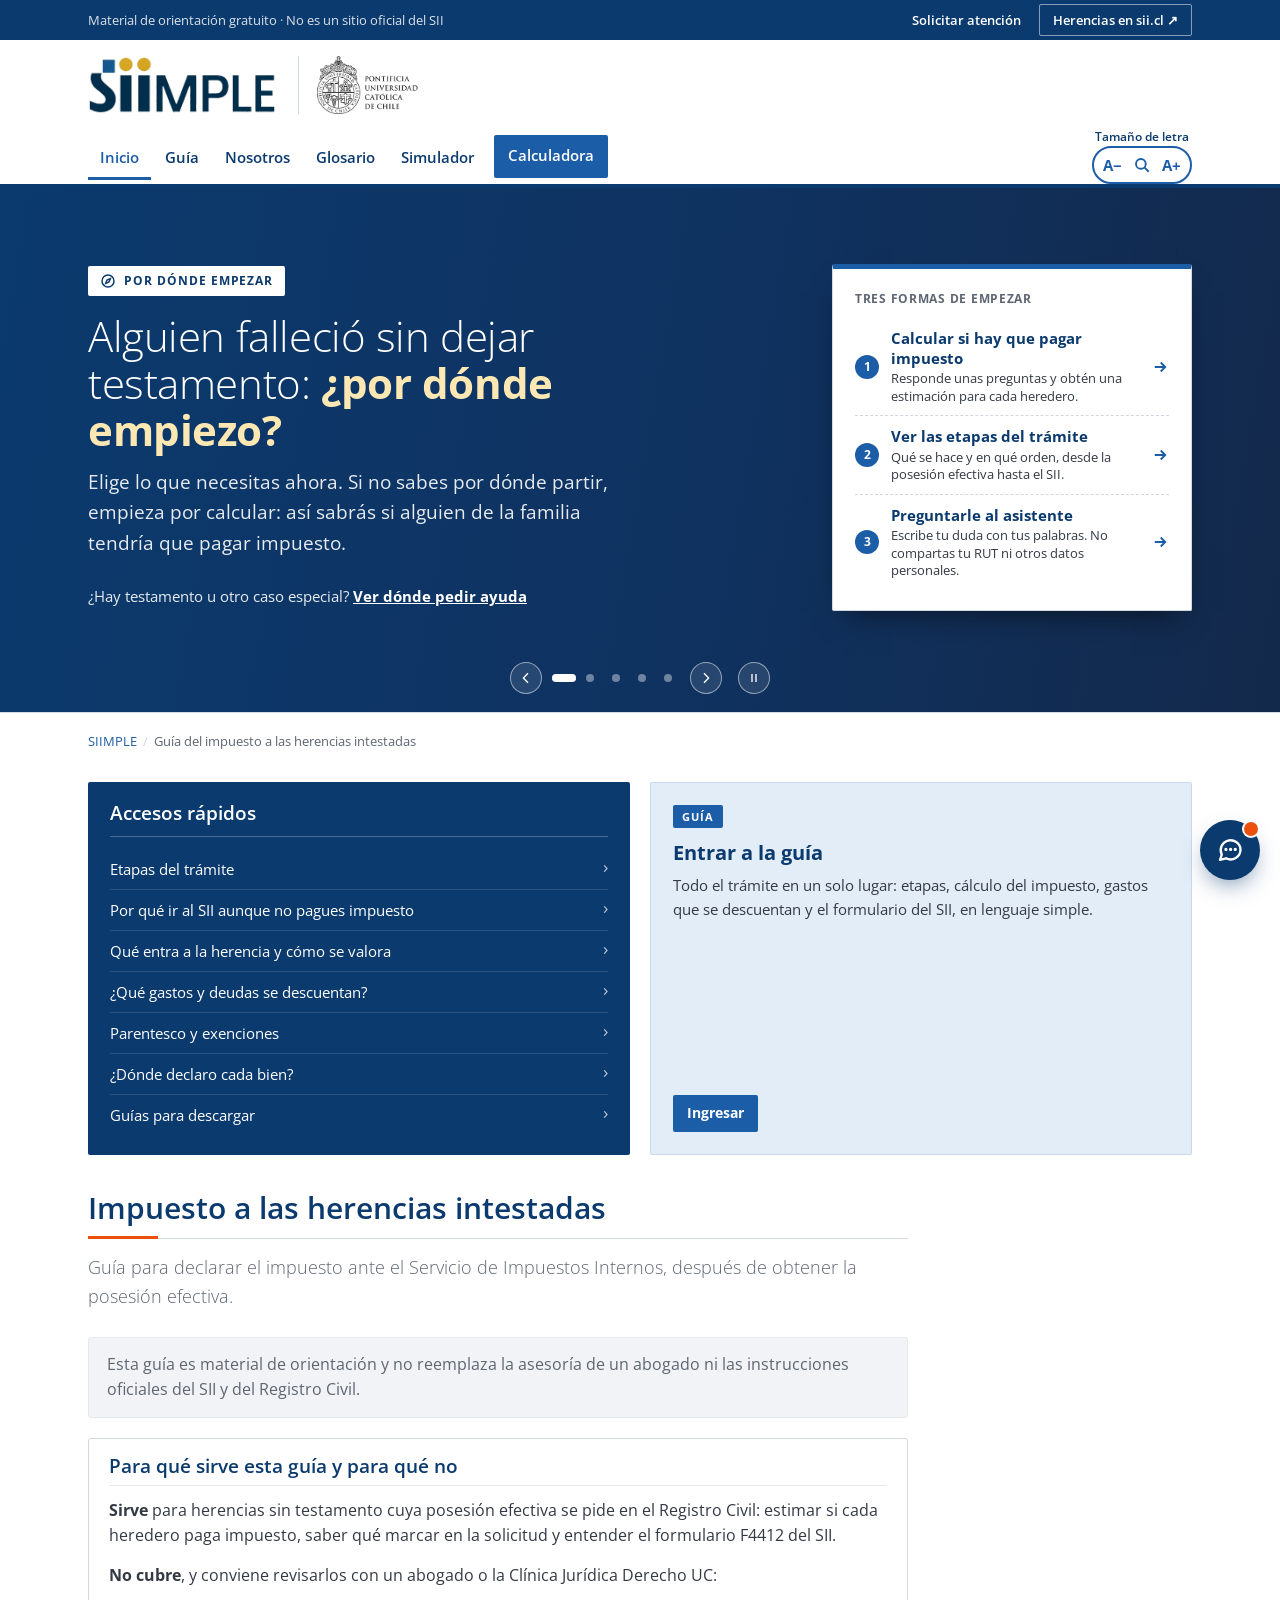
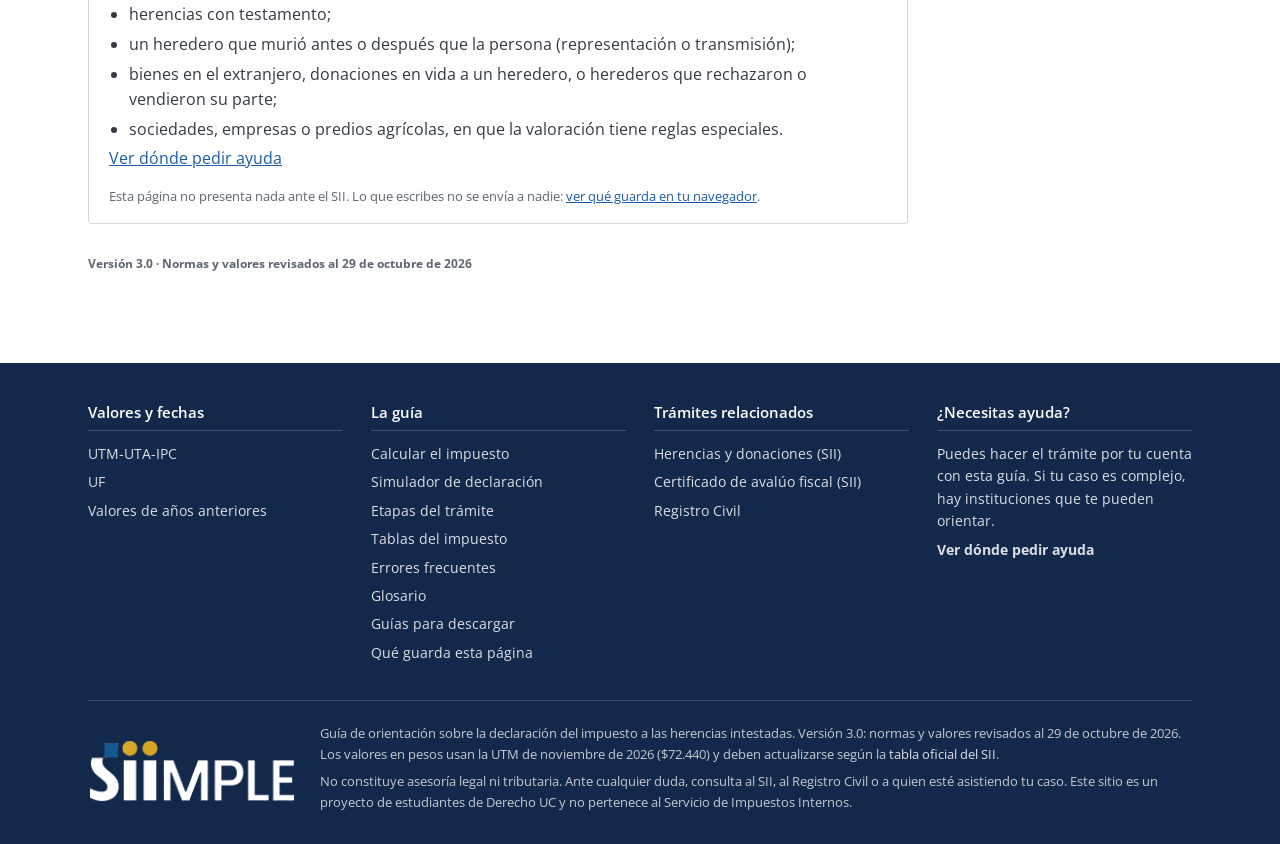
<file: index.html>
<!DOCTYPE html>
<html lang="es-CL">
<head>
<meta charset="utf-8">
<meta name="viewport" content="width=device-width, initial-scale=1">
<title>SIIMPLE · El impuesto a la herencia explicado en simple</title>
<meta name="description" content="Guía gratuita y en lenguaje simple para declarar ante el SII el impuesto a la herencia sin testamento, después de la posesión efectiva. Con calculadora, simulador del formulario y chat de ayuda.">
<link rel="icon" type="image/png" href="img/siimple-logo.png">
<meta property="og:type" content="website">
<meta property="og:locale" content="es_CL">
<meta property="og:site_name" content="SIIMPLE">
<meta property="og:title" content="SIIMPLE · El impuesto a la herencia explicado en simple">
<meta property="og:description" content="Guía gratuita y en lenguaje simple para declarar ante el SII el impuesto a la herencia sin testamento, después de la posesión efectiva. Con calculadora, simulador del formulario y chat de ayuda.">
<meta property="og:url" content="https://sxkiv.github.io/guia-herencias/">
<meta property="og:image" content="https://sxkiv.github.io/guia-herencias/img/siimple-logo.png">
<meta property="og:image:alt" content="Logo de SIIMPLE">
<link rel="preconnect" href="https://fonts.googleapis.com">
<link rel="preconnect" href="https://fonts.gstatic.com" crossorigin>
<link href="https://fonts.googleapis.com/css2?family=Open+Sans:wght@300;400;600;700&display=swap" rel="stylesheet">
<link rel="stylesheet" href="estilos.css">
<link rel="stylesheet" href="asistente.css">
<link rel="stylesheet" href="simulador.css">
</head>
<body data-pantalla="inicio">

<!-- Franja superior -->
<div class="franja">
  <div class="contenedor">
    <span class="aviso-sitio">Material de orientación gratuito · No es un sitio oficial del SII</span>
    <span class="aviso-sitio-corto">No es un sitio del SII</span>
    <div class="acciones">
      <a class="simple" href="https://docs.google.com/forms/d/e/1FAIpQLSehMOzLOG7tXo_FUrF7l-gmuYMQQKxZQjGf1yXQHlMlDK9yHA/viewform" target="_blank" rel="noopener">Solicitar atención</a>
      <a class="especial" href="https://www.sii.cl/servicios_online/3140-.html" target="_blank" rel="noopener">Herencias en sii.cl ↗</a>
    </div>
  </div>
</div>

<!-- Cabecera con logo UC y menú -->
<header class="cabecera">
  <div class="contenedor">
    <a class="marca-uc" href="#inicio" data-ir="inicio" aria-label="SiiMPLE, ir al inicio de la guía">
      <img src="img/siimple-logo.png" alt="SiiMPLE">
    </a>
    <div class="unidad">
      <a class="marca-uc" href="https://www.uc.cl/" target="_blank" rel="noopener" aria-label="Pontificia Universidad Católica de Chile (se abre en una pestaña nueva)">
        <img src="img/PUC%20logo.png" alt="Pontificia Universidad Católica de Chile">
      </a>
    </div>
    <nav class="nav-principal" aria-label="Secciones de la guía">
      <!-- Solo en celular y tablet: botón Menú (despliega la lista) y Calculadora siempre visible -->
      <div class="nav-movil">
        <button type="button" class="nav-boton-menu" id="botonMenu" aria-expanded="false" aria-controls="menuPrincipal">
          <svg viewBox="0 0 24 24" fill="none" stroke="currentColor" stroke-width="2.5" stroke-linecap="round" aria-hidden="true"><path d="M4 6h16M4 12h16M4 18h16"/></svg>
          Menú
        </button>
        <button type="button" data-ir="calculadora" data-nav="calculadora" class="nav-calc-movil">Calculadora</button>
      </div>
      <ul class="menu-principal" id="menuPrincipal">
        <li><button type="button" data-ir="inicio" data-nav="inicio">Inicio</button></li>
        <li><button type="button" data-ir="guia" data-nav="guia">Guía</button></li>
        <li><button type="button" data-ir="nosotros" data-nav="nosotros">Nosotros</button></li>
        <li><button type="button" data-ir="conceptos" data-nav="conceptos">Glosario</button></li>
        <li><button type="button" data-ir="simulador" data-nav="simulador">Simulador</button></li>
        <li class="li-calc"><button type="button" data-ir="calculadora" data-nav="calculadora" class="nav-calc">Calculadora</button></li>
      </ul>
    </nav>
    <div class="tamano-texto" role="group" aria-labelledby="rotuloTamano">
      <span class="tamano-rotulo" id="rotuloTamano">Tamaño de letra</span>
      <div class="tamano-botones">
        <button type="button" id="textoMenos" aria-label="Achicar el texto" title="Achicar el texto">A−</button>
        <button type="button" id="textoNormal" class="lupa" aria-label="Volver al tamaño normal del texto" title="Tamaño del texto (clic para volver al normal)">
          <svg viewBox="0 0 24 24" fill="none" stroke="currentColor" stroke-width="2.5" aria-hidden="true"><circle cx="10.5" cy="10.5" r="6.5"/><path d="M15.5 15.5 21 21"/></svg>
        </button>
        <button type="button" id="textoMas" aria-label="Agrandar el texto" title="Agrandar el texto">A+</button>
      </div>
    </div>
  </div>
</header>

<div class="topbar" id="topbar" hidden>
  <div class="contenedor">
    <button class="volver" id="btnVolver" type="button">‹ Volver</button>
  </div>
</div>

<main class="wrap">

<section class="pantalla portada" id="inicio">

  <!-- Carrusel destacado: por dónde empezar, calculadora, simulador, asistente y presentación (se mueve en codigo.js) -->
  <div class="carrusel" id="carrusel" role="region" aria-roledescription="carrusel" aria-label="Presentación y herramientas de la guía">
    <div class="carrusel-pista" id="carruselPista">

    <!-- Slide 1: ¿por dónde empiezo? (fondo oscuro, dura 10 segundos: data-segundos) -->
    <div class="carrusel-slide s-intro s-empezar" data-segundos="10" role="group" aria-roledescription="diapositiva" aria-label="1 de 5: Por dónde empezar"><div class="contenedor">
      <div>
        <span class="etiqueta">
          <svg viewBox="0 0 24 24" fill="none" stroke="currentColor" stroke-width="2.2" aria-hidden="true"><circle cx="12" cy="12" r="9"/><path d="M15.5 8.5l-2 5-5 2 2-5z"/></svg>
          Por dónde empezar
        </span>
        <p class="big">Alguien falleció sin dejar testamento: <strong>¿por dónde empiezo?</strong></p>
        <p class="medium">Elige lo que necesitas ahora. Si no sabes por dónde partir, empieza por calcular: así sabrás si alguien de la familia tendría que pagar impuesto.</p>
        <p class="empezar-nota">¿Hay testamento u otro caso especial? <button type="button" class="enlace-txt" data-ir="ayuda">Ver dónde pedir ayuda</button></p>
      </div>
      <div class="cta-muestra">
        <p class="m-tit">Tres formas de empezar</p>
        <ul class="m-acciones">
          <li><button type="button" data-ir="calculadora"><b>1</b><span><strong>Calcular si hay que pagar impuesto</strong>Responde unas preguntas y obtén una estimación para cada heredero.</span><svg viewBox="0 0 24 24" fill="none" stroke="currentColor" stroke-width="2.5" aria-hidden="true"><path d="M5 12h14M13 6l6 6-6 6"/></svg></button></li>
          <li><button type="button" data-ir="viaje"><b>2</b><span><strong>Ver las etapas del trámite</strong>Qué se hace y en qué orden, desde la posesión efectiva hasta el SII.</span><svg viewBox="0 0 24 24" fill="none" stroke="currentColor" stroke-width="2.5" aria-hidden="true"><path d="M5 12h14M13 6l6 6-6 6"/></svg></button></li>
          <li><button type="button" data-abrir-chat><b>3</b><span><strong>Preguntarle al asistente</strong>Escribe tu duda con tus palabras. No compartas tu RUT ni otros datos personales.</span><svg viewBox="0 0 24 24" fill="none" stroke="currentColor" stroke-width="2.5" aria-hidden="true"><path d="M5 12h14M13 6l6 6-6 6"/></svg></button></li>
        </ul>
      </div>
    </div></div>

    <!-- Slide 2: calculadora -->
    <div class="carrusel-slide" role="group" aria-roledescription="diapositiva" aria-label="2 de 5: Calculadora de impuesto"><div class="contenedor">
      <div>
        <span class="etiqueta">
          <svg viewBox="0 0 24 24" fill="none" stroke="currentColor" stroke-width="2.2" aria-hidden="true"><rect x="4" y="2" width="16" height="20" rx="2"/><path d="M8 6h8M8 11h.01M12 11h.01M16 11h.01M8 15h.01M12 15h.01M16 15h.01M8 19h.01M12 19h4"/></svg>
          Calculadora de impuesto a la herencia
        </span>
        <p class="big">¿Vas a tener que <strong>pagar impuesto</strong> por la herencia?</p>
        <p class="medium">Responde unas preguntas y te mostramos una estimación de si tu parte paga impuesto, con el cálculo paso a paso y lo que correspondería marcar en el Registro Civil.</p>
        <button class="btn-cta" type="button" data-ir="calculadora">
          Calcular mi impuesto
          <svg viewBox="0 0 24 24" fill="none" stroke="currentColor" stroke-width="2.5" aria-hidden="true"><path d="M5 12h14M13 6l6 6-6 6"/></svg>
        </button>
        <ol class="cta-pasos">
          <li><b>1</b> Fecha y parentesco</li>
          <li><b>2</b> Quién más hereda</li>
          <li><b>3</b> Cuánto valen los bienes</li>
        </ol>
      </div>
      <div class="cta-muestra" aria-hidden="true">
        <p class="m-tit">Ejemplo de resultado</p>
        <div class="m-linea"><span>Parentesco</span><b>Hijo</b></div>
        <div class="m-linea"><span>Te toca</span><b>$16.000.000</b></div>
        <div class="m-linea"><span>Exención</span><b>600 UTM</b></div>
        <div class="m-res">✓ Con estos datos, tu parte no paga impuesto</div>
        <p class="m-nota">Igual necesitarás el certificado del SII para inscribir los bienes.</p>
      </div>
    </div></div>

    <!-- Slide 3: simulador del F4412 -->
    <div class="carrusel-slide s-simulador" role="group" aria-roledescription="diapositiva" aria-label="3 de 5: Simulador de declaración"><div class="contenedor">
      <div>
        <span class="etiqueta">
          <svg viewBox="0 0 24 24" fill="none" stroke="currentColor" stroke-width="2.2" aria-hidden="true"><path d="M14 2H6a2 2 0 0 0-2 2v16a2 2 0 0 0 2 2h12a2 2 0 0 0 2-2V8z"/><path d="M14 2v6h6M8 13h8M8 17h5"/></svg>
          Simulador del formulario F4412
        </span>
        <p class="big">¿Quieres <strong>practicar la declaración</strong> antes de hacerla?</p>
        <p class="medium">Recorre el formulario de herencias del SII con sus mismas secciones y casillas. Al final verás el impuesto de cada heredero, los giros que se generarían y un comprobante de práctica. Nada se envía al SII.</p>
        <button class="btn-cta" type="button" data-ir="simulador">
          Abrir el simulador
          <svg viewBox="0 0 24 24" fill="none" stroke="currentColor" stroke-width="2.5" aria-hidden="true"><path d="M5 12h14M13 6l6 6-6 6"/></svg>
        </button>
        <ol class="cta-pasos">
          <li><b>1</b> Causante y herederos</li>
          <li><b>2</b> Bienes y descuentos</li>
          <li><b>3</b> Impuesto de cada uno</li>
        </ol>
      </div>
      <div class="cta-muestra" aria-hidden="true">
        <p class="m-tit">Así se ve la práctica</p>
        <div class="m-linea"><span>Formulario</span><b>F4412</b></div>
        <div class="m-linea"><span>Herederos</span><b>Cónyuge y 3 hijos</b></div>
        <div class="m-linea"><span>Estado</span><b>Borrador</b></div>
        <div class="m-res">✓ Comprobante de práctica listo</div>
        <p class="m-nota">Es solo un ejercicio: no reemplaza la declaración en sii.cl.</p>
      </div>
    </div></div>

    <!-- Slide 4: asistente SIILV-I.A -->
    <div class="carrusel-slide s-asistente" role="group" aria-roledescription="diapositiva" aria-label="4 de 5: Asistente SIILV-I.A"><div class="contenedor">
      <div>
        <span class="etiqueta">
          <svg viewBox="0 0 24 24" fill="none" stroke="currentColor" stroke-width="2.2" aria-hidden="true"><path d="M21 15a2 2 0 0 1-2 2H7l-4 4V5a2 2 0 0 1 2-2h14a2 2 0 0 1 2 2z"/></svg>
          Asistente SIILV-I.A
        </span>
        <p class="big">¿Tienes una <strong>duda puntual</strong>?</p>
        <p class="medium">Pregúntale al asistente con tus palabras: dónde declarar un bien o cuánto podría pagar tu parte. Responde con la información de esta guía y te lleva a la sección que corresponde.</p>
        <button class="btn-cta" type="button" data-abrir-chat>
          Abrir el asistente
          <svg viewBox="0 0 24 24" fill="none" stroke="currentColor" stroke-width="2.5" aria-hidden="true"><path d="M5 12h14M13 6l6 6-6 6"/></svg>
        </button>
        <ol class="cta-pasos">
          <li><b>1</b> Escribe tu pregunta</li>
          <li><b>2</b> Lee la respuesta</li>
          <li><b>3</b> Sigue el enlace a la guía</li>
        </ol>
      </div>
      <div class="cta-muestra" aria-hidden="true">
        <p class="m-tit">Ejemplo de conversación</p>
        <p class="m-chat yo">¿Dónde declaro el auto?</p>
        <p class="m-chat bot">En la categoría Vehículos, con su código SII y la tasación.</p>
        <p class="m-nota">No escribas tu RUT ni otros datos personales en el chat.</p>
      </div>
    </div></div>

    <!-- Slide 5: presentación de SIIMPLE (fondo amarillo) -->
    <div class="carrusel-slide s-nosotros" role="group" aria-roledescription="diapositiva" aria-label="5 de 5: Qué es SIIMPLE"><div class="contenedor">
      <div>
        <span class="etiqueta">
          <svg viewBox="0 0 24 24" fill="none" stroke="currentColor" stroke-width="2.2" aria-hidden="true"><path d="M3 10l9-6 9 6M5 10v8M19 10v8M9 10v8M15 10v8M3 20h18"/></svg>
          SIIMPLE · Sobre Nosotros
        </span>
        <p class="big">El impuesto a la herencia <strong>explicado en simple</strong></p>
        <p class="medium">Una herramienta gratuita para resolver ante el SII el impuesto a la herencia sin testamento, después de la posesión efectiva. Desarrollada por estudiantes de Derecho UC.</p>
        <button class="btn-cta" type="button" data-ir="nosotros">
          Conocer el proyecto
          <svg viewBox="0 0 24 24" fill="none" stroke="currentColor" stroke-width="2.5" aria-hidden="true"><path d="M5 12h14M13 6l6 6-6 6"/></svg>
        </button>
        <ol class="cta-pasos">
          <li><b>1</b> Guía por etapas</li>
          <li><b>2</b> Calculadora y simulador</li>
          <li><b>3</b> Asistente SIILV-I.A</li>
        </ol>
      </div>
      <div class="cta-muestra" aria-hidden="true">
        <p class="m-tit">Qué encuentras aquí</p>
        <div class="m-linea"><span>Para todos</span><b>Lenguaje simple, con normas y tablas</b></div>
        <div class="m-linea"><span>Registro</span><b>No se pide</b></div>
        <div class="m-res">✓ Todo funciona en tu navegador</div>
        <p class="m-nota">Es orientación, no asesoría legal. No es un sitio oficial del SII.</p>
      </div>
    </div></div>

    </div>
    <div class="carrusel-controles contenedor">
      <button type="button" class="carrusel-flecha" id="carruselAnt" aria-label="Diapositiva anterior"><svg viewBox="0 0 24 24" fill="none" stroke="currentColor" stroke-width="2" aria-hidden="true"><path d="M15 5l-7 7 7 7"/></svg></button>
      <div class="carrusel-puntos" id="carruselPuntos">
        <button type="button" aria-label="Ver diapositiva 1: Por dónde empezar"></button>
        <button type="button" aria-label="Ver diapositiva 2: Calculadora de impuesto"></button>
        <button type="button" aria-label="Ver diapositiva 3: Simulador de declaración"></button>
        <button type="button" aria-label="Ver diapositiva 4: Asistente SIILV-I.A"></button>
        <button type="button" aria-label="Ver diapositiva 5: Qué es SIIMPLE"></button>
      </div>
      <button type="button" class="carrusel-flecha" id="carruselSig" aria-label="Diapositiva siguiente"><svg viewBox="0 0 24 24" fill="none" stroke="currentColor" stroke-width="2" aria-hidden="true"><path d="M9 5l7 7-7 7"/></svg></button>
      <button type="button" class="carrusel-flecha" id="carruselPausa" aria-label="Pausar el carrusel" title="Pausar el carrusel">
        <svg class="ic-pausa" viewBox="0 0 24 24" fill="none" stroke="currentColor" stroke-width="2" aria-hidden="true"><path d="M9 6v12M15 6v12"/></svg>
        <svg class="ic-play" viewBox="0 0 24 24" fill="none" stroke="currentColor" stroke-width="2" aria-hidden="true" hidden><path d="M8 5.5v13l10-6.5z"/></svg>
      </button>
    </div>
  </div>

  <ol class="migas">
    <li><a href="#inicio" data-ir="inicio">SIIMPLE</a></li>
    <li>Guía del impuesto a las herencias intestadas</li>
  </ol>

  <!-- Bloques: accesos rápidos y perfiles -->
  <div class="fila-azul">
    <div class="home-azul">
      <h2>Accesos rápidos</h2>
      <ul>
        <li><button type="button" data-ir="viaje">Etapas del trámite</button></li>
        <li><button type="button" data-ir="cero">Por qué ir al SII aunque no pagues impuesto</button></li>
        <li><button type="button" data-ir="que-entra">Qué entra a la herencia y cómo se valora</button></li>
        <li><button type="button" data-ir="descuentos">¿Qué gastos y deudas se descuentan?</button></li>
        <li><button type="button" data-ir="parentesco">Parentesco y exenciones</button></li>
        <li><button type="button" data-ir="bienes">¿Dónde declaro cada bien?</button></li>
        <li><button type="button" data-ir="guias">Guías para descargar</button></li>
      </ul>
    </div>
    <button class="puerta" type="button" data-ir="guia">
      <span class="p-etq">Guía</span>
      <b>Entrar a la guía</b>
      <span class="p-desc">Todo el trámite en un solo lugar: etapas, cálculo del impuesto, gastos que se descuentan y el formulario del SII, en lenguaje simple.</span>
      <span class="p-ir">Ingresar</span>
    </button>
  </div>

  <div style="max-width:820px">
    <h1>Impuesto a las herencias intestadas</h1>
    <p class="bajada">Guía para declarar el impuesto ante el Servicio de Impuestos Internos, después de obtener la posesión efectiva.</p>
    <div class="nota">
      Esta guía es material de orientación y no reemplaza la asesoría de un abogado ni las instrucciones oficiales del SII y del Registro Civil.
    </div>
    <div class="alcance">
      <h2>Para qué sirve esta guía y para qué no</h2>
      <p><b>Sirve</b> para herencias sin testamento cuya posesión efectiva se pide en el Registro Civil: estimar si cada heredero paga impuesto, saber qué marcar en la solicitud y entender el formulario F4412 del SII.</p>
      <p><b>No cubre</b>, y conviene revisarlos con un abogado o la Clínica Jurídica Derecho UC:</p>
      <ul>
        <li>herencias con testamento;</li>
        <li>un heredero que murió antes o después que la persona (representación o transmisión);</li>
        <li>bienes en el extranjero, donaciones en vida a un heredero, o herederos que rechazaron o vendieron su parte;</li>
        <li>sociedades, empresas o predios agrícolas, en que la valoración tiene reglas especiales.</li>
      </ul>
      <p><button type="button" class="enlace-txt" data-ir="ayuda">Ver dónde pedir ayuda</button></p>
      <p class="fecha-act">Esta página no presenta nada ante el SII. Lo que escribes no se envía a nadie: <button type="button" class="enlace-txt" data-ir="privacidad">ver qué guarda en tu navegador</button>.</p>
    </div>
    <span class="sello">Versión 3.0 · Normas y valores revisados al 29 de octubre de 2026</span>
  </div>
</section>


<section class="pantalla" id="guia" hidden="">
  <h1>Guía</h1>
  <p class="bajada">Todo lo que necesitas para el trámite, en un solo lugar. Empieza por donde más te preocupe; puedes volver a este menú en cualquier momento.</p>
  <button class="destacado" type="button" data-ir="calculadora">
    <b>Calcular el impuesto</b>
    <span>Responde unas preguntas y te decimos cuánto te tocaría pagar, si corresponde</span>
  </button>
  <div class="menu">
    <button class="item" type="button" data-ir="viaje"><b>Etapas del trámite</b></button>
    <button class="item" type="button" data-ir="conceptos"><b>Glosario</b></button>
    <button class="item" type="button" data-ir="que-entra"><b>Qué entra a la herencia y cómo se valora</b></button>
    <button class="item" type="button" data-ir="bienes"><b>¿Dónde declaro cada bien?</b></button>
    <button class="item" type="button" data-ir="descuentos"><b>¿Qué gastos y deudas se descuentan?</b></button>
    <button class="item" type="button" data-ir="ordenes"><b>Quién hereda y cuánto le toca</b></button>
    <button class="item" type="button" data-ir="parentesco"><b>Parentesco y exenciones</b></button>
    <button class="item" type="button" data-ir="tablas"><b>Tablas del impuesto</b></button>
    <button class="item" type="button" data-ir="dos-utm"><b>UTM del fallecimiento y UTM de la declaración</b></button>
    <button class="item" type="button" data-ir="cero"><b>Por qué ir al SII aunque no pagues impuesto</b></button>
    <button class="item" type="button" data-ir="formulario"><b>Explicación del formulario en línea (F4412)</b></button>
    <button class="item" type="button" data-ir="simulador"><b>Simulador de declaración</b></button>
    <button class="item" type="button" data-ir="costos"><b>Costos del trámite</b></button>
    <button class="item" type="button" data-ir="trampas"><b>Errores frecuentes</b></button>
    <button class="item" type="button" data-ir="dudas-usuario"><b>Dudas frecuentes</b></button>
    <button class="item" type="button" data-ir="guias"><b>Guías para descargar</b></button>
    <button class="item" type="button" data-ir="ayuda"><b>Dónde pedir ayuda</b></button>
  </div>
</section>

<section class="pantalla" id="viaje" hidden="">
  <h1>Etapas del trámite</h1>
  <p class="bajada">Una herencia sin testamento pasa por tres instituciones. Cada una entrega un documento que la siguiente pide, y el impuesto conviene estimarlo antes de la primera.</p>

  <ol class="mapa" aria-label="Mapa de las etapas del trámite">
    <li class="antes"><div class="nodo">
      <span class="quien">Antes de empezar</span>
      <b>Estimar el impuesto de la familia</b>
      <p>Con la fecha de fallecimiento, el parentesco de cada heredero y el valor de los bienes.</p>
      <span class="sale">Sirve para: saber qué marcar en la solicitud del Registro Civil.</span>
    </div></li>
    <li><div class="nodo">
      <span class="quien">Paso 1 · Registro Civil</span>
      <b>Posesión efectiva</b>
      <p>Solicitud con los herederos y el inventario valorizado. Se marca si las asignaciones están exentas o afectas.</p>
      <span class="sale">Sale: resolución que concede la posesión efectiva, inscrita en el Registro Nacional de Posesiones Efectivas.</span>
    </div></li>
    <li><div class="nodo">
      <span class="quien">Paso 2 · SII</span>
      <b>Formulario F4412</b>
      <p>Declaración detallada de bienes y herederos, en línea. Si hay impuesto, se gira y se paga.</p>
      <span class="sale">Sale: certificado de pago o de exención del impuesto.</span>
    </div></li>
    <li><div class="nodo">
      <span class="quien">Paso 3 · Conservador</span>
      <b>Inscripciones</b>
      <p>Inscripción especial de herencia en cada inmueble y, si la hay, de la partición.</p>
      <span class="sale">Sale: los inmuebles quedan inscritos a nombre de los herederos.</span>
    </div></li>
  </ol>

  <h2>Antes de empezar: estimar el impuesto</h2>
  <p>La solicitud de posesión efectiva pregunta si las asignaciones están exentas o afectas al impuesto. Es una pregunta sobre <strong>todos los herederos</strong>, no solo sobre quien llena la solicitud, y tiene tres respuestas posibles: exentas todas, afectas algunas o afectas todas.</p>
  <p>Para contestarla hay que saber cuánto le toca a cada heredero y compararlo con su exención. Eso es lo que hace la calculadora de esta guía. El propio formulario F4412 del SII también puede usarse para calcular y guardar un borrador antes de tener la posesión efectiva, con la clave de uno de los herederos.</p>
  <details class="detalle-tecnico"><summary>Ver norma y detalle técnico</summary>
    <div class="norma">Ley 16.271, art. 60: en las posesiones efectivas que se tramitan ante el Registro Civil, la solicitud debe indicar si las asignaciones están afectas o exentas.</div>
  </details>
  <div class="menu enlace-caja">
    <button class="item" type="button" data-ir="calculadora"><b>Estimar el impuesto de la familia</b><span>La calculadora indica qué casilla correspondería marcar</span></button>
  </div>

  <h2>Paso 1. Registro Civil: la posesión efectiva</h2>
  <p>En la solicitud se declaran los datos de la persona fallecida, los de todos los herederos y el inventario de sus bienes, con el valor de cada uno a la fecha del fallecimiento. Se paga un arancel según el monto del inventario y, semanas después, se dicta la resolución que concede la posesión efectiva, que el propio Registro Civil inscribe.</p>
  <p><strong>Al terminar este paso todavía no se puede vender ni transferir un inmueble.</strong> La resolución reconoce quiénes son los herederos; para disponer de los inmuebles faltan las inscripciones del paso 3.</p>
  <p><strong>Si la persona estaba casada o tenía acuerdo de unión civil, primero hay que saber bajo qué régimen,</strong> porque no todo lo que estaba a su nombre, o al nombre de la pareja, forma la herencia:</p>
  <ul>
    <li><strong>Sociedad conyugal.</strong> Los bienes sociales se dividen entre el cónyuge sobreviviente y la herencia; en general, por mitades, después de las recompensas. A la herencia entra esa mitad más los bienes propios de la persona fallecida. Revisa las instrucciones vigentes del formulario del Registro Civil para saber cómo anotarlos.</li>
    <li><strong>Participación en los gananciales.</strong> No hay bienes comunes: cada cónyuge tiene su propio patrimonio. Al morir uno, puede nacer un crédito a favor del que ganó menos durante el matrimonio. No es automáticamente la mitad de nada: se calcula comparando lo que cada uno ganó.</li>
    <li><strong>Separación total de bienes.</strong> Forma la herencia lo que era de la persona fallecida.</li>
    <li><strong>Acuerdo de unión civil.</strong> Por regla general cada conviviente conserva lo suyo. Solo si al celebrarlo pactaron comunidad, los bienes adquiridos a título oneroso durante el acuerdo se entienden de ambos por mitades.</li>
  </ul>
  <details class="detalle-tecnico"><summary>Ver norma y detalle técnico</summary>
    <div class="norma">Código Civil, arts. 1774 (división de los gananciales por mitad) y 1792-1 y siguientes (participación en los gananciales); Ley 20.830, art. 15 (régimen de bienes del acuerdo de unión civil).</div>
  </details>
  <p>Más detalle: <button type="button" class="enlace-txt" data-ir="que-entra" data-apartado="regimen-matrimonial">el régimen matrimonial</button>.</p>
  <p>Guarda una copia de la solicitud con su inventario: esos montos se vuelven a usar en el paso siguiente.</p>
  <details><summary>Más detalle: el formulario y su inventario</summary>
    <p>La solicitud de posesión efectiva intestada se presenta en el formulario del Registro Civil, que tiene tres bloques: identificación del causante y del solicitante, individualización de todos los herederos, e inventario valorizado de activos y pasivos.</p>
    <p>El inventario se divide en los mismos grandes recuadros que después reaparecen en el formulario del SII: bienes raíces, vehículos, menaje, bienes inmuebles excluidos del avalúo fiscal, otros bienes muebles (negocios, empresas, derechos, cuotas) y otros bienes (acciones, valores, depósitos, bonos), más el pasivo.</p>
  </details>

  <h2>Paso 2. SII: la declaración en el formulario F4412</h2>
  <p>Con la posesión efectiva concedida, uno de los herederos entra a sii.cl con su clave y completa el formulario F4412. Ahí se declaran los bienes con más detalle que en el Registro Civil, y el sistema calcula el impuesto de cada heredero. Si corresponde pagar, se genera el giro; si no, el sistema deja constancia de la exención.</p>
  <p><strong>Para declarar, el SII no pide documentos.</strong> Pero después puede pedir antecedentes para respaldar lo que declaraste.</p>
  <p><strong>Si toda la herencia quedó exenta y así se marcó en el Registro Civil,</strong> la ley da por cumplida la obligación de declarar. Igual vas a necesitar el certificado del SII para inscribir los inmuebles y, en muchos casos, para que bancos u otras instituciones entreguen bienes. Ese certificado se obtiene completando el F4412.</p>
  <p>El sistema cruza lo que escribes con las bases del SII. Puede no dejarte avanzar si no tiene registrada la fecha de defunción o si un parentesco no coincide con sus datos; en esos casos hay que regularizar el dato con el SII antes de seguir. Después de enviar, el SII también puede pedir antecedentes.</p>
  <details><summary>Más detalle: cómo se construye el F4412</summary>
    <p>Desde noviembre de 2021 el impuesto se declara en el formulario F4412, en línea, que reemplazó a los formularios en papel 4423 y 4419. El antiguo F4423 ordenaba trasladar los totales de los recuadros del inventario de la solicitud de posesión efectiva; el F4412 pide los mismos bienes, desagregados en más de veinte categorías y con validaciones contra las bases del SII.</p>
    <p>Por eso, si el inventario del Registro Civil quedó mal armado, el problema no se queda ahí: se arrastra al SII, donde además hay reglas de valoración más exigentes.</p>
    <p>Lo que agrega el SII respecto del Registro Civil es todo el aparato de cálculo: distribución de la masa entre los asignatarios según los órdenes sucesorios, exención por parentesco, tramos, recargo, créditos y giro del impuesto.</p>
  </details>
  <div class="menu enlace-caja">
    <button class="item" type="button" data-ir="cero"><b>Por qué ir al SII aunque no pagues impuesto</b><span>Qué dice la ley y qué pasa en la práctica</span></button>
    <button class="item" type="button" data-ir="formulario"><b>Explicación del formulario en línea (F4412)</b><span>Paso a paso, con cada pantalla</span></button>
  </div>

  <h2>Paso 3. Conservador de Bienes Raíces: las inscripciones</h2>
  <p>Con la resolución de posesión efectiva y el certificado del SII se pide, en el Conservador de cada comuna donde haya un inmueble, la inscripción especial de herencia. Desde ahí los herederos pueden vender o hipotecar, pero todos juntos. Para que cada uno disponga por separado del inmueble que le tocó, falta inscribir la partición.</p>
  <p>Si la masa de bienes es pequeña, el Conservador no cobra o cobra la mitad: revisa los <button type="button" class="enlace-txt" data-ir="costos">costos</button>.</p>
  <details class="detalle-tecnico"><summary>Ver norma y detalle técnico</summary>
    <div class="norma">Código Civil, art. 688; Ley 16.271, arts. 30 bis y 54.</div>
  </details>
  <details><summary>Más detalle: las tres inscripciones del art. 688</summary>
    <p>El art. 688 del Código Civil parte de una premisa que conviene entender bien: al momento de deferirse la herencia, la posesión efectiva de ella se confiere por el solo ministerio de la ley al heredero. Es decir, el heredero ya es poseedor legal desde la muerte. Pero esa posesión legal no lo habilita para disponer de un inmueble mientras no preceda:</p>
    <ol>
      <li><strong>La inscripción de la resolución que otorga la posesión efectiva.</strong> Si es administrativa, en el Registro Nacional de Posesiones Efectivas; si es judicial, ante el Conservador de la comuna donde se pronunció, junto con el testamento cuando corresponda.</li>
      <li><strong>La inscripción especial de herencia</strong>, en el Conservador del territorio donde está ubicado cada inmueble, y en todos ellos si el inmueble pertenece a más de un territorio. Con esta inscripción los herederos pueden disponer <strong>de consuno</strong>, es decir, todos juntos.</li>
      <li><strong>La inscripción del acto de partición o adjudicación.</strong> Sin ella, ningún heredero puede disponer <strong>por sí solo</strong> del inmueble que le tocó.</li>
    </ol>
    <p>La distinción entre la segunda y la tercera inscripción explica por qué algunos trámites quedan detenidos: la familia tiene la posesión efectiva inscrita, pero sigue sin poder vender individualmente porque nunca hubo partición.</p>
    <div class="norma">Arts. 686 a 688 del Código Civil. Ley 16.271, art. 30 bis. Ley 16.271, art. 54: los notarios no pueden autorizar ni los conservadores inscribir las adjudicaciones o enajenaciones en común de los herederos sin el comprobante de pago del impuesto, salvo garantía o partición en juicio constituido legalmente.</div>
  </details>

  <div class="aviso">
    <p><b>Si te quedaste en el paso 1</b>, el Conservador no va a inscribir: le falta el certificado del SII. No es un error tuyo; es una etapa que no siempre se explica.</p>
  </div>

  <h2 id="resumen-encadenamiento">Resumen del encadenamiento</h2>
  <div class="tabla-scroll">
    <table>
      <tbody><tr><th>Etapa</th><th>Qué se entrega</th><th>Qué se obtiene</th><th>Para qué sirve después</th></tr>
      <tr><td>Registro Civil</td><td>Formulario de solicitud con herederos e inventario valorizado</td><td>Resolución que concede la posesión efectiva e inscripción en el Registro Nacional</td><td>Es requisito del SII y la primera inscripción del art. 688</td></tr>
      <tr><td>SII</td><td>Declaración en el F4412, construida sobre el inventario anterior</td><td>Certificado de pago o de exención</td><td>Sin esto el Conservador no inscribe</td></tr>
      <tr><td>Conservador</td><td>Resolución más comprobante del SII</td><td>Inscripción especial de herencia y, si hubo partición, su inscripción</td><td>Habilita a disponer, primero en conjunto y después individualmente</td></tr>
    </tbody></table>
  </div>
  <div class="menu enlace-caja">
    <button class="item" type="button" data-ir="guias"><b>Guía 4 en PDF: declarar, pagar y los otros trámites</b><span>Para imprimir o enviar</span></button>
  </div>
</section>

<section class="pantalla" id="parentesco" hidden="">
  <h1>Parentesco y exenciones</h1>
  <p class="bajada">Antes de la calculadora hay tres cosas que entender: qué parentesco tienes, qué es una exención y qué se descuenta antes de calcular.</p>
  <div class="ubicacion">Para llegar acá ya deberías tener el inventario valorizado a la fecha del fallecimiento y haberle restado los gastos y deudas.</div>

  <h2>Primero: qué parentesco tienes</h2>
  <p>El impuesto se calcula por separado para cada heredero, y lo que cada uno paga depende de qué tan cercano era a la persona fallecida. Estas son las categorías que usa el formulario:</p>
  <div class="tabla-scroll">
    <table>
      <tbody><tr><th>Categoría</th><th>Quiénes son</th></tr>
      <tr><td>Hijo</td><td>Hijos e hijas, sin importar si son de distintas parejas. Si un hijo murió antes que el causante, sus hijos heredan en su lugar: se reparten lo que a él le tocaba y pagan el impuesto que a él le habría correspondido, con una sola exención para todos (art. 3 de la Ley 16.271).</td></tr>
      <tr><td>Cónyuge</td><td>Marido o mujer sobreviviente, y también el conviviente civil (acuerdo de unión civil). Una pareja o conviviente sin matrimonio ni unión civil <strong>no</strong> entra acá.</td></tr>
      <tr><td>Ascendiente</td><td>Padre, madre, abuelos, bisabuelos. Hereda el más cercano que esté vivo.</td></tr>
      <tr><td>Hermano</td><td>Hermano o hermana de padre y madre.</td></tr>
      <tr><td>Medio hermano</td><td>Comparten solo el padre o solo la madre.</td></tr>
      <tr><td>Colateral de 3.º o 4.º grado</td><td>Tíos y sobrinos son de tercer grado; primos, tíos abuelos y sobrinos nietos son de cuarto.</td></tr>
      <tr><td>Colateral de 5.º o 6.º grado</td><td>Parientes más lejanos por la misma línea.</td></tr>
    </tbody></table>
  </div>
  <p>Los grados se cuentan subiendo hasta el antepasado común y bajando de nuevo. De ti a tu hermano hay dos pasos, así que es segundo grado; a tu tío hay tres, así que es tercero.</p>

  <h2>Segundo: qué es una exención</h2>
  <p>Una exención es una parte de lo que recibes que la ley deja fuera del impuesto. No es un descuento sobre el impuesto ya calculado: es un tramo que directamente no se considera.</p>
  <p>Mientras más cercano el parentesco, mayor es la exención. Y al revés, mientras más lejano el parentesco, mayor es el recargo que se aplica al final.</p>
  <div class="tabla-scroll">
    <table>
      <tbody><tr><th>Heredero</th><th class="num">Exención</th><th class="num">Aproximado en pesos</th></tr>
      <tr><td>Hijo</td><td class="num">600 UTM</td><td class="num" data-utm-por="600">$43.464.000</td></tr>
      <tr><td>Cónyuge o conviviente civil</td><td class="num">600 UTM</td><td class="num" data-utm-por="600">$43.464.000</td></tr>
      <tr><td>Ascendiente</td><td class="num">600 UTM</td><td class="num" data-utm-por="600">$43.464.000</td></tr>
      <tr><td>Hermano</td><td class="num">60 UTM</td><td class="num" data-utm-por="60">$4.346.400</td></tr>
      <tr><td>Medio hermano</td><td class="num">60 UTM</td><td class="num" data-utm-por="60">$4.346.400</td></tr>
      <tr><td>Colateral 3.º o 4.º grado</td><td class="num">60 UTM</td><td class="num" data-utm-por="60">$4.346.400</td></tr>
      <tr><td>Colateral 5.º o 6.º grado</td><td class="num">0</td><td class="num">$0</td></tr>
    </tbody></table>
  </div>
  <div class="nota">
    Los montos en pesos son aproximados y están calculados con la UTM de <strong><span data-utm="mes">noviembre de 2026</span> (<span data-utm="valor">$72.440</span>)</strong>. Pero la exención se mide con la UTM del <strong>mes del fallecimiento</strong>: si la persona murió hace años, el límite en pesos es menor que el de esta tabla. La calculadora usa la UTM que corresponde a la fecha. Valores oficiales en la <a href="https://www.sii.cl/valores_y_fechas/utm/utm2026.htm" data-utm="link" target="_blank" rel="noopener">tabla del SII</a>.
  </div>

  <h2>Tercero: qué se descuenta antes</h2>
  <p>El impuesto no se calcula sobre todo lo que dejó la persona, sino sobre lo que queda después de restar ciertos gastos y deudas. Eso se hace primero, sobre el total, y solo después se reparte entre los herederos.</p>
  <div class="menu enlace-caja">
    <button class="item" type="button" data-ir="descuentos"><b>Ver qué gastos se pueden descontar</b><span>Funeral, última enfermedad, deudas y otros</span></button>
  </div>

  <h2>Cuarto: si había cónyuge, revisa el régimen matrimonial</h2>
  <p>Cuando el fallecido estaba casado o tenía un acuerdo de unión civil, antes de repartir hay que separar lo que era exclusivamente suyo de lo que compartía con su pareja. Eso depende del régimen:</p>
  <ul>
    <li><strong>Sociedad conyugal:</strong> la mitad del patrimonio común corresponde al cónyuge sobreviviente, y la otra mitad, junto con los bienes propios del fallecido, forma la herencia.</li>
    <li><strong>Participación en los gananciales:</strong> cada uno mantuvo su propio patrimonio, pero al morir uno de los dos puede generarse un crédito a favor del que ganó menos durante el matrimonio.</li>
    <li><strong>Separación total de bienes:</strong> no hay nada que dividir; lo que estaba a nombre del fallecido forma la herencia completa.</li>
    <li><strong>Acuerdo de unión civil:</strong> por regla general cada conviviente conserva lo suyo; solo si pactaron comunidad al celebrarlo, los bienes adquiridos a título oneroso durante el acuerdo son de ambos por mitades (art. 15 de la Ley 20.830).</li>
  </ul>
  <p>Si no sabes cuál tenía la persona fallecida, revisa la libreta de matrimonio o pregunta a quien te está asistiendo antes de seguir.</p>
  <p>Más detalle: <button type="button" class="enlace-txt" data-ir="que-entra" data-apartado="regimen-matrimonial">el régimen matrimonial</button>.</p>

  <h2>Quinto: cómo se reparte</h2>
  <p>Una vez descontado todo eso, lo que queda se divide entre los herederos según las reglas de la ley: si hay hijos y cónyuge, si hay solo hijos, si no hay hijos pero sí padres, y así.</p>
  <div class="menu enlace-caja">
    <button class="item" type="button" data-ir="ordenes"><b>Ver cómo se reparte la herencia</b><span>Quién hereda y cuánto le toca a cada uno</span></button>
    <button class="item" type="button" data-ir="calculadora"><b>Ya sé cuánto me toca: calcular mi impuesto</b><span>Calculadora en pesos</span></button>
  </div>
</section>

<section class="pantalla" id="calculadora" hidden="">
  <h1>Calcular el impuesto</h1>
  <p class="bajada">Responde las preguntas y verás, con el cálculo a la vista, si tu parte paga impuesto y qué corresponde marcar en la solicitud del Registro Civil. El impuesto se calcula <strong>por heredero, sobre su parte</strong>; por eso también te mostramos al resto de la familia.</p>
  <p class="aviso-ok"><b>Esto no es una declaración.</b> Nada de lo que escribes se envía al SII ni queda guardado: se borra al cerrar o recargar la página. El resultado es una estimación; el cálculo oficial lo hace el formulario F4412 del SII.</p>

  <div class="veredicto-viva" id="vvCaja" data-estado="inicial">
    <p class="vv-pregunta">Con los datos que llevas</p>
    <p class="vv-respuesta" id="vvTitulo" role="status" aria-live="polite">Todavía no podemos decírtelo</p>
    <p class="vv-porque" id="vvPorque">Empieza por indicar qué eras de la persona que falleció.</p>
    <p class="vv-monto" id="vvMonto" hidden=""></p>
  </div>

  <div class="calc" id="calcApp">
    <fieldset class="campo">
      <legend>1. ¿La persona dejó testamento?</legend>
      <span class="ayuda">Si no sabes, puedes pedir un certificado en el Registro Civil (Registro Nacional de Testamentos).</span>
      <div class="chips">
        <label class="chip"><input type="radio" name="calc-test" value="0"><span>No</span></label>
        <label class="chip"><input type="radio" name="calc-test" value="1"><span>Sí</span></label>
        <label class="chip"><input type="radio" name="calc-test" value="2"><span>No sé</span></label>
      </div>
    </fieldset>

    <div class="campo">
      <label for="calcFecha">2. ¿En qué fecha falleció?</label>
      <span class="ayuda">Con esa fecha la página busca la UTM que corresponde y calcula tus plazos.</span>
      <input type="date" id="calcFecha" min="1980-01-01">
      <span class="ayuda" id="calcUtmInfo" aria-live="polite"></span>
      <div id="calcUtmManualWrap" hidden>
        <label for="calcUtmManual">UTM del mes del fallecimiento (en pesos)</label>
        <span class="ayuda">La tabla interna parte en enero de 2019. Busca el valor en la <a href="https://www.sii.cl/valores_y_fechas/index_valores_y_fechas.html" target="_blank" rel="noopener">tabla oficial del SII</a>.</span>
        <input type="text" id="calcUtmManual" inputmode="numeric" placeholder="Ej.: 47.729">
      </div>
    </div>

    <fieldset class="campo">
      <legend>3. ¿Qué eras de la persona que falleció?</legend>
      <span class="ayuda">De esto depende cuánto puedes recibir sin pagar impuesto. Una pareja sin matrimonio ni acuerdo de unión civil no hereda por ley.</span>
      <div class="chips" id="calcRel">
        <label class="chip"><input type="radio" name="calc-rel" value="hijo"><span>Hijo o hija</span></label>
        <label class="chip"><input type="radio" name="calc-rel" value="conyuge"><span>Cónyuge o conviviente civil</span></label>
        <label class="chip"><input type="radio" name="calc-rel" value="ascendiente"><span>Padre, madre o abuelo</span></label>
        <label class="chip"><input type="radio" name="calc-rel" value="hermano"><span>Hermano o hermana</span></label>
        <label class="chip"><input type="radio" name="calc-rel" value="medio"><span>Medio hermano</span></label>
        <label class="chip"><input type="radio" name="calc-rel" value="col34"><span>Tío, tía, primo, prima o tío abuelo</span></label>
        <label class="chip"><input type="radio" name="calc-rel" value="col56"><span>Pariente más lejano</span></label>
        <label class="chip"><input type="radio" name="calc-rel" value="representante"><span>Heredo en lugar de mi padre o madre, que murió antes o después (nieto, sobrino u otro)</span></label>
      </div>
    </fieldset>

    <div class="campo" id="calcCompWrap" hidden>
      <p class="leyenda">4. ¿Quién más hereda?</p>
      <span class="ayuda">La herencia se reparte antes de calcular el impuesto, y cada heredero paga por su parte, no por el total.</span>
      <div id="calcComp"></div>
    </div>

    <div id="calcValoresWrap" hidden>
      <p class="leyenda">5. Los bienes, en pesos y a la fecha del fallecimiento</p>
      <div class="campo">
        <label for="calcBienes">Valor total de lo que dejó la persona</label>
        <span class="ayuda">Propiedades por su avalúo fiscal (no el precio de venta), vehículos por su tasación fiscal, cuentas, fondos de AFP, menaje y lo demás. Si estaba casada en sociedad conyugal, solo su parte: revisa <button type="button" class="enlace-txt" data-ir="ordenes">cómo se separa</button>.</span>
        <input type="text" id="calcBienes" inputmode="decimal" placeholder="Ej.: 80.000.000" aria-describedby="calcBienes-err">
        <span class="error-campo" id="calcBienes-err" role="alert"></span>
      </div>
      <div class="campo">
        <label for="calcExentos">De ese total, ¿cuánto corresponde a bienes exentos?</label>
        <span class="ayuda">Fondos de AFP hasta 4.000 UF, vivienda DFL 2 que la persona construyó o compró en primera venta, vivienda de la Ley Pereira. Si no tienes certeza, deja 0. <button type="button" class="enlace-txt" data-ir="que-entra">Ver qué es exento</button></span>
        <input type="text" id="calcExentos" inputmode="decimal" placeholder="0" aria-describedby="calcExentos-err">
        <span class="error-campo" id="calcExentos-err" role="alert"></span>
      </div>
      <div class="campo">
        <label for="calcDeudas">Deudas que dejó y que se pueden acreditar</label>
        <span class="ayuda">Saldo al día del fallecimiento. No cuentan las que tenían seguro de desgravamen ni las contraídas para comprar bienes exentos.</span>
        <input type="text" id="calcDeudas" inputmode="decimal" placeholder="0" aria-describedby="calcDeudas-err">
        <span class="error-campo" id="calcDeudas-err" role="alert"></span>
      </div>
      <div class="campo">
        <label for="calcGastos">Gastos que se restan</label>
        <span class="ayuda">Funeral, gastos de la última enfermedad que quedaron impagos (o que los herederos pagaron de su bolsillo) y gastos de la posesión efectiva. Con boletas.</span>
        <input type="text" id="calcGastos" inputmode="decimal" placeholder="0" aria-describedby="calcGastos-err">
        <span class="error-campo" id="calcGastos-err" role="alert"></span>
      </div>
      <details class="mas">
        <summary>¿Hay alguna de estas situaciones?</summary>
        <div class="checks-especiales">
          <label><input type="checkbox" id="esp-extranjero"> Hay bienes fuera de Chile</label>
          <label><input type="checkbox" id="esp-donaciones"> La persona hizo donaciones en vida a algún heredero</label>
          <label><input type="checkbox" id="esp-repudio"> Algún heredero rechazó la herencia o vendió (cedió) su parte</label>
          <label><input type="checkbox" id="esp-sociedades"> Hay sociedades, empresas o un predio agrícola</label>
          <label><input type="checkbox" id="calcDisc"> Estoy inscrito en el Registro Nacional de la Discapacidad</label>
        </div>
      </details>
    </div>
  </div>

  <div id="calcResultado" hidden>
    <h2 class="res-tit">Cómo se llega a este resultado</h2>
    <p class="nota-mini">Cada caja es un paso del cálculo, en el mismo orden que usa la ley. Las cifras salen de lo que escribiste.</p>
    <ol class="esq" id="calcEsquema"></ol>
    <div id="calcAvisos"></div>
    <div id="calcFamilia"></div>
    <div id="calcCasilla"></div>
    <div id="calcPlazos"></div>
    <details class="steps-calc" id="calcPasos">
      <summary>Ver de dónde sale este resultado (detalle en texto)</summary>
      <div class="desglose" id="calcDesglose"></div>
    </details>
    <div class="acciones-res">
      <button type="button" class="btn-sec" id="calcImprimir">Imprimir o guardar este resultado</button>    </div>
  </div>

  <div class="aviso">
    <p><b>Es una orientación, no el cálculo oficial.</b> El cálculo que vale es el del formulario F4412 del SII, con los valores acreditados de cada bien. La calculadora no cubre testamento, herederos que reemplazan a otro que murió antes (representación o transmisión), donaciones previas, bienes en el extranjero, repudio ni cesión. En esos casos, consulta antes de usar este resultado.</p>
  </div>

  <div class="menu enlace-caja">
    <button class="item" type="button" data-ir="dos-utm"><b>¿Por qué me pregunta la fecha?</b><span>Porque se usan dos UTM distintas</span></button>
    <button class="item" type="button" data-ir="tablas"><b>Ver las tablas del impuesto</b><span>Exención, tramos y recargo explicados</span></button>
    <button class="item" type="button" data-ir="guias"><b>Guía 3 en PDF: el cálculo paso a paso</b><span>Para leer con calma o imprimir</span></button>
  </div>
</section>

<section class="pantalla" id="cero" hidden="">
  <h1>Por qué ir al SII aunque no pagues impuesto</h1>
  <p class="bajada">Declarar, pagar y obtener el certificado son tres cosas distintas. Que tu parte no pague impuesto no significa que puedas saltarte el SII.</p>

  <h2>Primero: declarar no es lo mismo que pagar</h2>
  <div class="tabla-scroll">
    <table>
      <tbody><tr><th>Qué es</th><th>Qué significa</th><th>Cuándo ocurre</th></tr>
      <tr><td><b>Declarar</b></td><td>Informar al SII los bienes, las deudas y los herederos, para que se calcule el impuesto de cada uno.</td><td>Siempre que alguna asignación pague impuesto. Si todas son exentas, ver abajo.</td></tr>
      <tr><td><b>Pagar</b></td><td>Enterar el impuesto que resulta para cada heredero que supera su exención.</td><td>Solo si a alguien le corresponde pagar.</td></tr>
      <tr><td><b>Obtener el certificado</b></td><td>Documento del SII que acredita que el impuesto se pagó o que la herencia está exenta.</td><td>Al terminar el F4412. Es el que se pide para inscribir y retirar bienes.</td></tr>
    </tbody></table>
  </div>

  <h2>Qué dice la ley cuando toda la herencia está exenta</h2>
  <p>La exención es la parte de cada asignación que la ley deja fuera del impuesto: 600 UTM para hijos, cónyuge o conviviente civil y padres; 60 UTM para hermanos, tíos, sobrinos y primos; nada para parientes más lejanos. Como es alta para la familia cercana, en muchas herencias nadie paga.</p>
  <p>Para ese caso hay una regla especial. Si la posesión efectiva se pide en el Registro Civil, la solicitud debe indicar si las asignaciones están exentas o afectas. <strong>Si todas resultan exentas y así consta en la solicitud, la ley da por cumplida la obligación de declarar.</strong></p>
  <p>Ojo con dos cosas. La regla exige que <em>todas</em> las asignaciones estén exentas: si un solo heredero supera su exención, corresponde marcar "afectas algunas" y declarar. Y la constancia tiene que ser correcta: si se marcó "exentas todas" y no lo eran, la obligación no se cumplió.</p>
  <details class="detalle-tecnico"><summary>Ver norma y detalle técnico</summary>
    <div class="norma">Ley 16.271, art. 60, inciso final.</div>
  </details>

  <h2>Entonces, ¿para qué ir al SII?</h2>
  <p>Por el certificado. Aunque la ley dé por cumplida la declaración, otras normas exigen acreditar el pago o la exención antes de entregar o inscribir bienes del causante:</p>
  <ul>
    <li>Quien tenga dinero, joyas u otros valores de la persona fallecida, como un banco, no puede entregarlos sin que se acredite el pago o la garantía del impuesto, salvo autorización del SII (art. 44). Hay una excepción para montos pequeños: cuentas de ahorro y algunas sumas previsionales hasta 5 UTA (art. 26).</li>
    <li>Los notarios y conservadores no pueden autorizar ni inscribir las adjudicaciones o enajenaciones que hagan los herederos sin el comprobante del impuesto (art. 54).</li>
  </ul>
  <p>En la práctica, el certificado de exención se obtiene completando el F4412. La Defensoría del Contribuyente recomienda hacer el trámite en el SII aunque la herencia esté exenta.</p>

  <h2>Qué pasa si no se hace a tiempo</h2>
  <p>El impuesto, si lo hay, debe declararse y pagarse dentro de <strong>dos años</strong> desde el fallecimiento. Lo que pasa después depende de si había o no impuesto:</p>
  <ul>
    <li><strong>Si había impuesto,</strong> desde el fin del segundo año se deben intereses penales sobre lo adeudado (art. 50). El SII puede además liquidar y girar el impuesto con los antecedentes que tenga (art. 53).</li>
    <li><strong>Si se vendió un bien de la herencia que no estaba en el inventario,</strong> el SII puede cobrar de inmediato y los contratantes responden solidariamente, con multa (art. 69).</li>
    <li><strong>Si todo era exento,</strong> no hay intereses que cobrar, pero los bienes siguen sin poder inscribirse ni retirarse hasta tener el certificado.</li>
  </ul>
  <p>Si se descubre después un error, como un bien que se olvidó, la declaración se puede rectificar en el mismo sistema del SII. Conviene hacerlo: el SII puede revisar durante tres años desde que venció el plazo de dos años, o seis si no se presentó declaración.</p>
  <details class="detalle-tecnico"><summary>Ver norma y detalle técnico</summary>
    <div class="norma">Ley 16.271, arts. 26, 44, 50, 53, 54, 60 y 69; Código Tributario, art. 200.</div>
  </details>

  <div class="nota">
    <b>Si alguien te dijo que "no pagas impuesto, así que no tienes que ir al SII"</b>, tiene razón a medias: puede que no debas pagar, y puede que la ley dé por cumplida tu declaración, pero vas a necesitar el certificado del SII para terminar el trámite.
  </div>
  <div class="menu enlace-caja">
    <button class="item" type="button" data-ir="calculadora"><b>Ver si toda la familia queda exenta</b><span>Calculadora con el resultado por heredero</span></button>
    <button class="item" type="button" data-ir="guias"><b>Guía 4 en PDF: declarar, pagar y los otros trámites</b><span>Para imprimir o enviar</span></button>
  </div>
</section>

<section class="pantalla" id="costos" hidden="">
  <h1>Costos del trámite</h1>
  <p class="bajada">Esta guía es gratuita, y también la ayuda de las clínicas jurídicas universitarias. Los cobros vienen de los servicios del Estado y del impuesto, si corresponde, y varios dependen del valor total de los bienes.</p>
  <div class="tabla-scroll">
    <table>
      <tbody><tr><th>Concepto</th><th>Quién lo cobra</th><th>Referencia de costo</th></tr>
      <tr><td>Arancel de la posesión efectiva</td><td>Registro Civil</td><td>Sin costo si el inventario no supera 15 UTA (~<span data-utm-por="180" data-redondeo="100000">$13.000.000</span>). 1,6 UTM (~<span data-utm-por="1.6" data-redondeo="10">$115.900</span>) si supera 15 y no pasa de 45 UTA (~<span data-utm-por="540" data-redondeo="100000">$39.100.000</span>). 2,5 UTM (~<span data-utm-por="2.5" data-redondeo="10">$181.100</span>) sobre 45 UTA.</td></tr>
      <tr><td>Certificados de defunción, nacimiento y matrimonio</td><td>Registro Civil</td><td>Gratis, descargados en línea con ClaveÚnica</td></tr>
      <tr><td>Certificado de avalúo fiscal</td><td>SII</td><td>Gratis, en el sitio del SII</td></tr>
      <tr><td>Impuesto a la herencia</td><td>SII</td><td>$0 para cada heredero cuya parte no supera su exención; si la supera, depende del monto y del parentesco</td></tr>
      <tr><td>Inscripción especial de herencia y copias</td><td>Conservador de Bienes Raíces</td><td>Liberado de aranceles si la masa de bienes no supera 15 UTA; 50% de rebaja si supera 15 y no pasa de 45 UTA; sobre eso, el arancel de cada Conservador</td></tr>
    </tbody></table>
  </div>
  <p>El valor que define el tramo es el del inventario completo, no el de tu parte. Por eso es importante valorizar bien desde el principio: un inventario inflado puede hacerte pasar a un tramo con cobro, y uno incompleto deja bienes fuera de la posesión efectiva.</p>
  <details class="detalle-tecnico"><summary>Ver norma y detalle técnico</summary>
    <div class="norma">Ley 19.903, art. 11 (arancel del Registro Civil); Ley 16.271, art. 30 bis (Conservador). Montos en pesos calculados con la UTM de <span data-utm="mes">noviembre de 2026</span> (<span data-utm="valor">$72.440</span>) y la UTA de 12 UTM; cambian cada mes.</div>
  </details>

  <h2>Si te asiste una clínica jurídica</h2>
  <p>La asesoría es gratuita, pero eso no significa que todo el trámite lo sea. El impuesto a la herencia, si corresponde, se paga igual.</p>
  <p>Sobre el arancel del Registro Civil hay una discusión abierta. En junio de 2026 la Corte de Apelaciones de Temuco acogió un recurso de protección de una persona patrocinada por una clínica jurídica universitaria y ordenó tramitar su posesión efectiva sin cobro. Es un fallo que vale para ese caso; no obliga al Registro Civil en otros, y no consta si fue confirmado. Si te cobran el arancel y no puedes pagarlo, coméntalo con quien te asiste antes de pagar.</p>

  <h2>Si el impuesto es alto: el pago en cuotas</h2>
  <p>Se puede pedir pagar el impuesto en cuotas anuales, en un plazo de hasta tres años. Antes de elegirlo, conviene saber sus condiciones:</p>
  <ul>
    <li>Hay que pedirlo <strong>dentro del plazo de dos años</strong> desde el fallecimiento.</li>
    <li>Las cuotas no son sin costo: llevan <strong>reajuste e interés mensual</strong>, y quien elige cuotas no puede pedir después la condonación de esos intereses.</li>
    <li>Cada cuota vence el <strong>31 de diciembre</strong> de cada año, empezando el año en que se resuelve la solicitud.</li>
    <li>Si un heredero no paga una cuota, debe pagar todo lo que le queda hasta el 30 de marzo del año siguiente.</li>
    <li>Mientras queden cuotas pendientes, el SII no emite el certificado de pago, salvo que se garantice el saldo. <strong>En la práctica, no se puede inscribir ni vender hasta terminar de pagar.</strong></li>
  </ul>
  <details class="detalle-tecnico"><summary>Ver norma y detalle técnico</summary>
    <div class="norma">Ley 16.271, art. 50; Código Tributario, art. 53; SII, Circular 33 de 2021.</div>
  </details>
</section>

<section class="pantalla" id="descuentos" hidden="">
  <h1>¿Qué gastos y deudas se descuentan?</h1>
  <p class="bajada">Antes de repartir la herencia y de calcular el impuesto se restan ciertos gastos y deudas. Mientras más se puede descontar con respaldo, menor es la parte de cada heredero y, si corresponde, menor el impuesto.</p>

  <h2>Qué permite descontar la ley del impuesto</h2>
  <p>Estos son los gastos y deudas que se pueden restar, y cómo demostrarlos:</p>
  <div class="tabla-scroll">
    <table>
      <tbody><tr><th>Qué se descuenta</th><th>Con qué condición</th><th>Cómo se acredita</th></tr>
      <tr><td><b>Gastos de la última enfermedad</b></td><td>Los que quedaron <strong>adeudados</strong> al fallecimiento. También los que la familia pagó de su bolsillo, o con un préstamo, antes del fallecimiento, si se acredita.</td><td>Boletas, bonos o cuentas de la clínica u hospital y comprobante de quién pagó</td></tr>
      <tr><td><b>Gastos de entierro</b></td><td>Funeral, sepultura, cremación.</td><td>Boletas o facturas de la funeraria</td></tr>
      <tr><td><b>Gastos del trámite</b></td><td>Los de la posesión efectiva y de la partición, incluidos honorarios de partidor, en lo que no excedan los aranceles vigentes.</td><td>Comprobantes de pago</td></tr>
      <tr><td><b>Deudas que dejó la persona</b></td><td>Créditos, tarjetas, deudas con casas comerciales o tributarias. <strong>No</strong> las que paga un seguro de desgravamen, ni las contraídas para comprar, conservar o ampliar bienes exentos del impuesto.</td><td>Certificado de deuda con el saldo a la fecha del fallecimiento</td></tr>
      <tr><td><b>Pensiones de alimentos obligatorias</b></td><td>Las que la persona debía pagar por ley.</td><td>Sentencia o acuerdo de alimentos</td></tr>
    </tbody></table>
  </div>
  <p><b>Ejemplo:</b> si la persona dejó bienes por $50.000.000 y el funeral costó $2.000.000, se reparte y se calcula el impuesto sobre $48.000.000.</p>
  <details class="detalle-tecnico"><summary>Ver norma y detalle técnico</summary>
    <p>Para el impuesto a la herencia, la lista está en el art. 4 de la Ley 16.271. Es parecida a las bajas generales del Código Civil, pero no igual, y para este trámite manda la ley tributaria.</p>
    <div class="norma">Ley 16.271, art. 4: gastos de última enfermedad adeudados y de entierro (N.º 1); costas de apertura de la sucesión, posesión efectiva y partición (N.º 2); deudas hereditarias, incluidas las de última enfermedad pagadas antes por los herederos, y exclusión de las deudas por bienes exentos (N.º 3); asignaciones alimenticias forzosas (N.º 4); porción conyugal (N.º 5).</div>
  </details>

  <h2>Puntos que conviene aclarar</h2>
  <ul>
    <li><strong>Lo que cubrió la isapre, Fonasa o un seguro no se descuenta:</strong> solo lo que efectivamente quedó por pagar o pagó la familia.</li>
    <li><strong>El crédito hipotecario con seguro de desgravamen</strong> no es una deuda de la herencia, porque lo paga el seguro. Y el seguro de vida que recibe la familia no paga este impuesto.</li>
    <li><strong>Una deuda tomada para comprar la casa DFL 2 exenta</strong> no se descuenta, porque ese bien no paga impuesto.</li>
  </ul>
  <details class="detalle-tecnico"><summary>Ver norma y detalle técnico</summary>
    <div class="norma">Ley 16.271, arts. 4 N.º 3 y 20.</div>
  </details>

  <h2>Qué necesitas para acreditarlos</h2>
  <ul>
    <li>Boletas o facturas de la funeraria.</li>
    <li>Boletas, bonos o comprobantes de gastos médicos y de farmacia del último período, y prueba de quién los pagó.</li>
    <li>Certificado de deuda del banco o de la casa comercial, con el saldo a la fecha del fallecimiento.</li>
    <li>Comprobantes de lo pagado por la posesión efectiva.</li>
  </ul>
  <div class="aviso"><p><b>Guarda esas boletas.</b> Sin respaldo no se pueden descontar, aunque el gasto haya existido.</p></div>
  <div class="menu enlace-caja">
    <button class="item" type="button" data-ir="que-entra"><b>Qué entra a la herencia y qué no</b><span>Con ilustraciones de una casa y un campo</span></button>
    <button class="item" type="button" data-ir="conceptos"><b>Acervo bruto, acervo líquido y bajas en detalle</b><span>En el glosario</span></button>
  </div>
</section>

<section class="pantalla" id="dudas-usuario" hidden="">
  <h1>Dudas frecuentes</h1>
  <details><summary>La posesión efectiva, ¿es para la casa o para todo?</summary>
  <p>Para todo. La herencia comprende el conjunto de bienes, derechos y deudas que dejó la persona, y no se tramita bien por bien. Por eso el inventario tiene que incluir todo lo que había, incluso lo que a la familia le parece de poco valor, como los muebles de la casa o una cuenta de ahorro con poco saldo.</p></details>

  <details><summary>¿El impuesto lo paga la herencia o cada heredero?</summary>
  <p>Cada heredero, por su parte. La ley grava cada asignación por separado, y por eso cada uno tiene su propia exención según el parentesco. En una misma familia algunos herederos pueden quedar exentos y otros tener que pagar.</p>
  <div class="norma">Ley 16.271, art. 2.</div></details>

  <details><summary>¿Por qué se paga impuesto por cosas que mi papá ya pagó?</summary>
  <p>Es una pregunta razonable. La respuesta es que se trata de impuestos distintos que gravan hechos distintos. Las contribuciones gravan tener una propiedad; el IVA, comprar; el impuesto a la renta, ganar ingresos. El impuesto a la herencia no grava de nuevo la casa ni el auto: grava <strong>el hecho de recibirlos</strong> por la muerte de otra persona, y lo paga quien los recibe, no quien murió.</p>
  <p>Dicho eso, hay dos cosas que conviene saber para dimensionarlo:</p>
  <ul>
    <li>La ley deja fuera del impuesto una parte importante de lo que recibe cada heredero cercano: 600 UTM por cada hijo, cónyuge o conviviente civil y padre o madre. Por eso, en muchas herencias de familias cercanas nadie paga.</li>
    <li>Algunos bienes no pagan este impuesto, con requisitos: los fondos de AFP hasta 4.000 UF, ciertas viviendas DFL 2 o de la Ley Pereira, y los seguros de vida.</li>
  </ul>
  <p>Que tu parte no pague impuesto no significa que puedas saltarte el SII: vas a necesitar el certificado de exención para inscribir los bienes.</p>
  <div class="norma">Ley 16.271, arts. 1, 2 y 20; DL 3.500, art. 72; DFL 2, art. 16; Ley 9.135, art. 3.</div>
  <div class="menu enlace-caja">
    <button class="item" type="button" data-ir="cero"><b>Por qué ir al SII aunque no pagues impuesto</b><span>Declarar, pagar y obtener el certificado</span></button>
    <button class="item" type="button" data-ir="que-entra"><b>Qué bienes entran y cuáles están exentos</b><span>Con ilustraciones</span></button>
  </div></details>

  <details><summary>Falleció hace muchos años y nunca se hizo nada. ¿Todavía se puede?</summary>
  <p>Sí. La posesión efectiva se puede pedir en cualquier momento. Lo que cambia con el tiempo es lo que pasa con el impuesto:</p>
  <ul>
    <li><strong>Pasados dos años</strong> desde el fallecimiento, si había impuesto, se deben intereses penales desde esa fecha.</li>
    <li>El SII tiene un plazo para revisar y cobrar: <strong>tres años</strong> desde que vencieron esos dos años, o <strong>seis</strong> si no se presentó declaración. Si ese plazo ya corrió, según el SII, el propio F4412 emite un certificado de vencimiento de los plazos legales.</li>
  </ul>
  <p>Para un fallecimiento de hace más de ocho años sin declaración, esto puede cambiar mucho lo que se espera pagar. Los plazos pueden interrumpirse en algunos casos, así que confírmalo con un abogado o la Clínica Jurídica Derecho UC antes de dar nada por hecho. <button type="button" class="enlace-txt" data-ir="ayuda">Ver dónde pedir ayuda</button></p>
  <p>Además, si en el intertanto murieron otras personas de la familia, hay que reconstruir la cadena de fallecimientos y herederos, y muchas veces tramitar más de una posesión efectiva.</p>
  <div class="norma">Ley 16.271, art. 50; Código Tributario, art. 200; SII, preguntas frecuentes sobre herencias.</div></details>

  <details><summary>¿Puedo hacer el trámite en línea o tengo que ir presencialmente?</summary>
  <p>El formulario F4412 se completa en línea con la clave del heredero. Si el sistema no deja avanzar, por ejemplo porque no tiene registrada la fecha de defunción o porque un parentesco no coincide con sus bases, hay que regularizar ese dato con el SII. Después de enviada la declaración, el SII puede pedir antecedentes adicionales.</p></details>

  <details><summary>¿Puede otra persona hacer el trámite por mí?</summary>
  <p>La declaración la presenta un heredero, y quien la envía firma una declaración jurada sobre los datos. La clave es personal: no se presta. Según las instrucciones del F4412, también puede presentarla un mandatario o un representante electrónico autorizado previamente ante el SII.</p>
  <p>Si alguien te ayuda (un abogado o la Clínica Jurídica Derecho UC), puede acompañarte y ayudarte a completar el formulario, pero la responsabilidad de lo declarado es de quien lo envía. Si estás pensando en dar un mandato, coméntalo antes con quien te ayuda.</p></details>

  <details><summary>¿Qué pasa si me olvidé de declarar un bien?</summary>
  <p>La declaración se puede rectificar en el mismo sistema del SII. Es mejor rectificar que dejarlo así: si se vende un bien que no estaba en el inventario, el SII puede cobrar de inmediato y aplicar multa.</p>
  <p>Si la declaración original se hizo en el formulario antiguo en papel (F4423, usado hasta 2021), revisa con el SII, con un abogado o con la Clínica Jurídica Derecho UC cómo rectificarla. <button type="button" class="enlace-txt" data-ir="ayuda">Ver dónde pedir ayuda</button></p>
  <div class="norma">Ley 16.271, art. 69.</div></details>

  <details><summary>¿Qué guarda esta página de lo que escribo?</summary>
  <p>Nada de lo que escribes en la calculadora se guarda ni se envía. <button type="button" class="enlace-txt" data-ir="privacidad">Ver el detalle</button>.</p></details>
</section>

<section class="pantalla" id="dos-utm" hidden="">
  <h1>UTM del fallecimiento y UTM de la declaración</h1>
  <p class="bajada">El trámite usa dos valores distintos de UTM en momentos distintos, y cada uno se usa para algo distinto.</p>
  <div class="dos-utm-vis" role="group" aria-label="Las dos UTM del trámite">
    <div class="lado"><b>UTM del mes del fallecimiento</b>Mide la herencia:<ul><li>pasa a UTM la parte de cada heredero</li><li>aplica la exención</li><li>ubica el tramo y su deducción</li></ul></div>
    <div class="medio" aria-hidden="true">→</div>
    <div class="lado"><b>UTM del mes en que se paga</b>Convierte el impuesto a pesos:<ul><li>el impuesto queda fijado en UTM</li><li>se paga en pesos según la UTM del día del pago</li></ul></div>
  </div>
  <h2>Operación por operación</h2>
  <div class="tabla-scroll">
    <table>
      <tbody><tr><th>Qué estás haciendo</th><th>Qué UTM usas</th></tr>
      <tr><td>Valorizar los bienes del causante: avalúo de la casa, tasación del auto, saldos bancarios, fondos de AFP</td><td>No usas UTM: son pesos a la fecha del fallecimiento</td></tr>
      <tr><td>Convertir a UTM la asignación de cada heredero para ubicar el tramo</td><td><strong>UTM del mes del fallecimiento</strong></td></tr>
      <tr><td>Aplicar la exención por parentesco (600 o 60 UTM)</td><td><strong>UTM del mes del fallecimiento</strong></td></tr>
      <tr><td>Aplicar la tabla de tramos y su deducción</td><td><strong>UTM del mes del fallecimiento</strong></td></tr>
      <tr><td>Convertir a pesos el impuesto ya calculado, para pagarlo</td><td><strong>UTM del mes en que se paga</strong></td></tr>
      <tr><td>Pagar en cuotas anuales</td><td>Las cuotas llevan además reajuste e interés (art. 50); el sistema del SII calcula su valor</td></tr>
    </tbody></table>
  </div>
  <p>La lógica es la siguiente: la herencia se mide con la vara del día en que falleció la persona, porque en ese momento quedó fijado el patrimonio, pero se paga con la vara de hoy. Si el fallecimiento fue hace años, la diferencia entre ambos valores es considerable.</p>
  <details class="detalle-tecnico"><summary>Ver norma y detalle técnico</summary>
    <div class="norma">Art. 2 de la Ley 16.271: la unidad tributaria aplicable es la que rija al momento de la delación de la herencia, y el impuesto "se expresará en unidades tributarias mensuales según su valor vigente a la fecha de la delación … y se pagará según su valor en pesos a la fecha en que se efectúe el pago".</div>
  </details>
  <h3>Dónde se consultan los valores</h3>
  <ul>
    <li><a href="https://www.sii.cl/valores_y_fechas/utm/utm2026.htm" data-utm="link" target="_blank" rel="noopener">Tabla UTM del año en curso (sii.cl)</a></li>
    <li><a href="https://www.sii.cl/valores_y_fechas/index_valores_y_fechas.html" target="_blank" rel="noopener">Índice de valores y fechas del SII</a>, para años anteriores</li>
  </ul>
  <div class="nota">Valor usado en los ejemplos de esta guía: <strong class="dato">1 UTM = <span data-utm="valor">$72.440</span></strong> (<span data-utm="mes">noviembre de 2026</span>). Se reajusta cada mes. La calculadora trae la tabla mensual desde enero de 2019 y elige la que corresponde a la fecha.</div>
</section>

<section class="pantalla" id="tablas" hidden="">
  <h1>Tablas del impuesto</h1>
  <p class="bajada">Las tres tablas del formulario, desarmadas.</p>

  <div class="ubicacion">
    <strong>Dónde estamos.</strong> Este cálculo es el paso 5 de una secuencia: (1) inventariar y valorizar los bienes a la fecha del fallecimiento, (2) restar las bajas generales, (3) obtener el acervo líquido, (4) repartirlo entre los asignatarios según los órdenes sucesorios, y (5) recién ahí, por cada asignación, aplicar las tres tablas. Si todavía no tienes resuelto el paso 4, no puedes usar estas tablas.
  </div>
  <div class="menu enlace-caja">
    <button class="item" type="button" data-ir="descuentos"><b>Pasos 2 y 3: las bajas generales</b><span>Qué se resta antes de repartir</span></button>
    <button class="item" type="button" data-ir="ordenes"><b>Paso 4: los órdenes sucesorios</b><span>Cuánto le toca a cada asignatario</span></button>
  </div>

  <h2>Regla previa: el impuesto es por asignación</h2>
  <p>Antes de mirar las tablas hay que tener claro esto, porque de aquí depende todo lo demás: el impuesto no grava la herencia como un todo, sino <strong>cada asignación por separado</strong>. Cada asignatario tiene su propia base imponible, su propia exención, su propio tramo y su propio recargo.</p>
  <details class="detalle-tecnico"><summary>Ver norma y detalle técnico</summary>
    <div class="norma">Art. 2 de la Ley 16.271: el impuesto se aplicará sobre el valor líquido de cada asignación o donación, con arreglo a una escala progresiva. El antiguo instructivo del F4423 lo decía expresamente: el impuesto de la herencia es la <em>suma</em> del impuesto de cada asignación. El F4412 calcula por separado a cada asignatario.</div>
  </details>

  <h2>Tabla 1. Exención según parentesco</h2>
  <p>Se resta de la asignación <strong>antes</strong> de aplicar cualquier tasa. Lo que queda después de esa resta es la base imponible. Si la resta da cero o negativo, ese asignatario queda exento y ahí termina el cálculo para él.</p>
  <div class="formula">Base imponible = asignación en UTM − exención</div>
  <div class="menu enlace-caja">
    <button class="item" type="button" data-ir="parentesco"><b>Ver la tabla de exenciones</b><span>En Parentesco y exenciones, con los montos en pesos</span></button>
  </div>
  <details class="detalle-tecnico"><summary>Ver norma y detalle técnico</summary>
    <p>La ley expresa estas exenciones en unidades tributarias anuales: 50 UTA para hijo, cónyuge y ascendiente, y 5 UTA para los colaterales de segundo a cuarto grado. Como una UTA equivale a doce UTM, resultan las 600 y las 60 UTM de la tabla.</p>
  </details>

  <h2>Tabla 2. Tramos: de dónde sale la deducción</h2>
  <p>Para leer esta tabla hay que saber que <strong>la escala es progresiva por tramos, no de tasa única</strong>. Cada porción de la base tributa a su propia tasa, igual que en el impuesto a la renta. La columna "deducción" es solo un atajo aritmético para no tener que sumar tramo por tramo.</p>
  <div class="tabla-scroll">
    <table>
      <tbody><tr><th class="num">Base imponible (UTM)</th><th class="num">Tasa</th><th class="num">Deducción (UTM)</th></tr>
      <tr><td class="num">0,01 a 960</td><td class="num">1%</td><td class="num">0</td></tr>
      <tr><td class="num">960,01 a 1.920</td><td class="num">2,5%</td><td class="num">14,4</td></tr>
      <tr><td class="num">1.920,01 a 3.840</td><td class="num">5%</td><td class="num">62,4</td></tr>
      <tr><td class="num">3.840,01 a 5.760</td><td class="num">7,5%</td><td class="num">158,4</td></tr>
      <tr><td class="num">5.760,01 a 7.680</td><td class="num">10%</td><td class="num">302,4</td></tr>
      <tr><td class="num">7.680,01 a 9.600</td><td class="num">15%</td><td class="num">686,4</td></tr>
      <tr><td class="num">9.600,01 a 14.400</td><td class="num">20%</td><td class="num">1.166,4</td></tr>
      <tr><td class="num">14.400,01 y más</td><td class="num">25%</td><td class="num">1.886,4</td></tr>
    </tbody></table>
  </div>
  <div class="formula">Impuesto bruto = base imponible × tasa del tramo − deducción</div>

  <h3>La demostración: un hijo con 3.000 UTM de asignación</h3>
  <p>Asignación de 3.000 UTM, menos la exención de 600, deja una base imponible de 2.400 UTM, que cae en el tercer tramo (5%).</p>
  <div class="calculo">
    <h4>Cálculo largo, tramo por tramo</h4>
    <div class="linea"><span>Primeras 960 UTM, al 1%</span><span>9,6</span></div>
    <div class="linea"><span>De 960 a 1.920 (960 UTM), al 2,5%</span><span>24,0</span></div>
    <div class="linea"><span>De 1.920 a 2.400 (480 UTM), al 5%</span><span>24,0</span></div>
    <div class="linea"><span>Total</span><span>57,6 UTM</span></div>
  </div>
  <div class="calculo">
    <h4>Cálculo corto, con la fórmula del formulario</h4>
    <div class="linea"><span>2.400 × 5%</span><span>120,0</span></div>
    <div class="linea"><span>Menos la deducción del tramo</span><span>− 62,4</span></div>
    <div class="linea"><span>Total</span><span>57,6 UTM</span></div>
  </div>
  <p>Los dos caminos dan lo mismo. Esos 62,4 UTM son exactamente lo que se cobró de más al aplicar el 5% a toda la base, cuando en realidad los primeros 1.920 UTM debían tributar a tasas menores. Cada deducción de la tabla es ese mismo ajuste, calculado para su tramo.</p>
  <p>De ahí se sigue algo útil para revisar un cálculo ajeno: la deducción nunca depende del caso concreto, es un número fijo por tramo. Si alguien la modifica o la olvida, el resultado se desvía.</p>

  <h2>Tabla 3. Recargo según parentesco</h2>
  <p>El recargo se aplica al final, <strong>sobre el impuesto ya calculado</strong>, no sobre la base. Si el recargo es 20%, el impuesto bruto se multiplica por 1,2; si es 40%, por 1,4.</p>
  <div class="formula">Impuesto total = impuesto bruto × (1 + recargo)</div>
  <div class="tabla-scroll">
    <table>
      <tbody><tr><th>Heredero</th><th>Grado de parentesco</th><th class="num">Recargo</th></tr>
      <tr><td>Hijo, cónyuge o ascendiente</td><td>Línea recta</td><td class="num">0%</td></tr>
      <tr><td>Hermano y medio hermano</td><td>Colateral 2.º grado</td><td class="num">20%</td></tr>
      <tr><td>Tíos, sobrinos, primos</td><td>Colateral 3.º o 4.º grado</td><td class="num">20%</td></tr>
      <tr><td>Parientes más lejanos y personas sin parentesco</td><td>5.º y 6.º grado, o ninguno</td><td class="num">40%</td></tr>
    </tbody></table>
  </div>
  <p>La tabla del formulario nombra los parentescos, pero no muestra el criterio de grados en que se basa. La regla de la ley es simple: recargo de 20% cuando el asignatario tiene con el causante un parentesco colateral de segundo, tercero o cuarto grado, y de 40% cuando el parentesco es más lejano o no existe. Los hermanos son colaterales de segundo grado, y por eso llevan 20% aunque la tabla los nombre aparte.</p>

  <h3>El mismo monto, dos parentescos</h3>
  <p>Compara una asignación idéntica de 3.000 UTM recibida por un hijo y por un hermano:</p>
  <div class="tabla-scroll">
    <table>
      <tbody><tr><th>Paso</th><th class="num">Hijo</th><th class="num">Hermano</th></tr>
      <tr><td>Asignación</td><td class="num">3.000 UTM</td><td class="num">3.000 UTM</td></tr>
      <tr><td>Exención (tabla 1)</td><td class="num">− 600</td><td class="num">− 60</td></tr>
      <tr><td>Base imponible</td><td class="num">2.400</td><td class="num">2.940</td></tr>
      <tr><td>Tasa del tramo (tabla 2)</td><td class="num">5%</td><td class="num">5%</td></tr>
      <tr><td>Base × tasa</td><td class="num">120,0</td><td class="num">147,0</td></tr>
      <tr><td>Menos deducción</td><td class="num">− 62,4</td><td class="num">− 62,4</td></tr>
      <tr><td>Impuesto bruto</td><td class="num">57,6</td><td class="num">84,6</td></tr>
      <tr><td>Recargo (tabla 3)</td><td class="num">0%</td><td class="num">20%</td></tr>
      <tr><td><strong>Impuesto total</strong></td><td class="num"><strong>57,6 UTM</strong></td><td class="num"><strong>101,52 UTM</strong></td></tr>
    </tbody></table>
  </div>
  <p>El mismo monto heredado, casi el doble de impuesto. Las dos tablas trabajan en el mismo sentido: la cercanía del parentesco aumenta la exención y evita el recargo.</p>

  <h2>Después del cálculo</h2>
  <p>Al impuesto total se le restan los créditos que correspondan (donaciones previas ya gravadas, impuestos pagados en el extranjero, discapacidad del asignatario, donaciones acogidas a leyes especiales), y el resultado es el impuesto neto. Ese neto en UTM se multiplica por la UTM del mes en que se paga para llegar a los pesos (art. 2). La rebaja por discapacidad es de 30% del impuesto para quienes están inscritos en el Registro Nacional de la Discapacidad.</p>
  <div class="nota">
    Cuando el trámite se hace en el sistema en línea del SII, todos estos cálculos los hace el propio sistema: las secciones de base imponible y de cálculo del impuesto son de solo lectura. Estas tablas sirven para entender el resultado, anticiparlo y detectar si algo salió mal.
  </div>
</section>

<section class="pantalla" id="ordenes" hidden="">
  <h1>Quién hereda y cuánto le toca</h1>
  <p class="bajada">En una herencia intestada manda la ley. Los parientes de grado más próximo excluyen a los de grado más lejano.</p>
  <div class="ubicacion">Todo lo que sigue se calcula sobre el <strong>acervo líquido</strong>, es decir, sobre lo que queda después de restar las bajas generales, no sobre el total bruto de los bienes.</div>

  <h3>Cómo leer las fórmulas</h3>
  <p>En vez de fórmulas con incógnitas encadenadas, conviene pensar en <strong>partes iguales</strong>. Primero se calcula cuánto vale una parte y después se reparte:</p>
  <div class="formula">P = acervo líquido ÷ número total de partes</div>
  <p>Cada heredero recibe una o más partes según el orden que corresponda. Si el cónyuge lleva "dos partes", recibe 2 × P, y así nunca se confunde con "dos veces la herencia".</p>

  <h2>Antes de repartir: el régimen matrimonial del causante</h2>
  <p>Cuando hay cónyuge sobreviviente, el acervo líquido que se reparte según los órdenes sucesorios no es todo el patrimonio común del matrimonio: primero hay que determinar qué parte era exclusivamente del causante.</p>
  <ul>
    <li><strong>Sociedad conyugal.</strong> Se forma un haber social único. Al disolverse por la muerte, corresponde liquidarla: en la práctica, y a falta de bienes propios relevantes de cada cónyuge, se estima que la mitad del haber social pertenece al cónyuge sobreviviente por gananciales, y la otra mitad, sumada a los bienes propios del causante, forma la herencia.</li>
    <li><strong>Participación en los gananciales.</strong> Durante el matrimonio cada cónyuge administra su propio patrimonio por separado, sin masa común. Al disolverse el régimen por la muerte, el cónyuge que obtuvo menos gananciales tiene un crédito de participación en contra del otro patrimonio, que se calcula comparando el patrimonio final e inicial de cada uno. <strong>No es automáticamente la mitad:</strong> depende de cuánto ganó cada uno durante el matrimonio.</li>
    <li><strong>Separación total de bienes.</strong> No hay masa común que liquidar. Los bienes que estaban a nombre del causante forman íntegramente la herencia, y los que estaban a nombre del cónyuge sobreviviente son solo suyos.</li>
    <li><strong>Acuerdo de unión civil.</strong> Rige la separación, salvo que al celebrarlo se haya pactado comunidad: en ese caso, los bienes adquiridos a título oneroso durante el acuerdo se consideran de ambos por mitades (Ley 20.830, art. 15).</li>
  </ul>
  <p>Este paso es previo al reparto entre los órdenes sucesorios: solo la porción que corresponde al causante entra a la masa que se divide entre sus herederos, incluido su cónyuge en su calidad de heredero.</p>
  <details class="detalle-tecnico"><summary>Ver norma y detalle técnico</summary>
    <div class="norma">Arts. 1718 y 1725 y siguientes del Código Civil para la sociedad conyugal; Ley 19.335 (arts. 1792-1 y siguientes del Código Civil) para la participación en los gananciales; art. 1720 para la separación de bienes.</div>
  </details>
  <p>Más detalle: <button type="button" class="enlace-txt" data-ir="que-entra" data-apartado="regimen-matrimonial">el régimen matrimonial</button>.</p>

  <h2>Primer orden: hay hijos</h2>
  <p>Los hijos excluyen a todos los demás herederos, salvo al cónyuge sobreviviente, que concurre con ellos.</p>
  <div class="tabla-scroll">
    <table>
      <tbody><tr><th>Situación</th><th>Número total de partes</th><th>Reparto</th></tr>
      <tr><td>Solo hijos</td><td>Tantas como hijos</td><td>Una parte cada uno</td></tr>
      <tr><td>Un hijo y cónyuge</td><td>2</td><td>Una parte cada uno (mitad y mitad)</td></tr>
      <tr><td>Entre 2 y 6 hijos, más cónyuge</td><td>Número de hijos + 2</td><td>Una parte cada hijo, dos partes el cónyuge</td></tr>
      <tr><td>7 o más hijos, más cónyuge</td><td>Regla especial</td><td>El cónyuge lleva un cuarto del acervo; el resto se divide en partes iguales entre los hijos</td></tr>
    </tbody></table>
  </div>
  <h3>Ejemplo: cónyuge y tres hijos</h3>
  <p>Cónyuge y tres hijos, con un acervo líquido de $80.000.000.</p>
  <div class="calculo">
    <div class="linea"><span>Número total de partes: 3 hijos + 2</span><span>5</span></div>
    <div class="linea"><span>Valor de una parte (P): $80.000.000 ÷ 5</span><span>$16.000.000</span></div>
    <div class="linea"><span>Cada hijo: 1 parte</span><span>$16.000.000</span></div>
    <div class="linea"><span>Cónyuge: 2 partes</span><span>$32.000.000</span></div>
  </div>
  <h3>Por qué el corte está en siete hijos</h3>
  <p>La regla general es que el cónyuge lleve el doble de lo que lleva cada hijo, pero la ley le garantiza un piso: su porción no puede bajar de la cuarta parte de la herencia o de la cuarta parte de la mitad legitimaria, según el caso.</p>
  <p>Con seis hijos, dos partes de ocho son exactamente el 25%, así que ambas reglas coinciden. Con siete hijos, dos partes de nueve serían 22,2%, bajo el piso, y por eso se aplica el mínimo del cuarto y el resto se divide en partes iguales entre los hijos.</p>
  <details class="detalle-tecnico"><summary>Ver norma y detalle técnico</summary>
    <div class="norma">Art. 988 del Código Civil.</div>
    <p><b>Nota técnica.</b> El instructivo del antiguo F4423 decía "más de 1 hijo pero menos de 7" para una fórmula y "más de 7 hijos" para la otra, y dejaba sin regla el caso de exactamente siete hijos. El art. 988 lo resuelve: desde los siete hijos opera el mínimo de un cuarto para el cónyuge.</p>
  </details>

  <h2>Segundo orden: no hay hijos</h2>
  <p>Concurren el cónyuge sobreviviente y los ascendientes de grado más próximo.</p>
  <ul>
    <li><strong>Cónyuge y ascendientes:</strong> tres partes en total. Dos para el cónyuge, una repartida entre los ascendientes más cercanos que estén vivos.</li>
    <li><strong>Solo cónyuge:</strong> lleva todos los bienes.</li>
    <li><strong>Solo ascendientes:</strong> se reparte en partes iguales entre los del grado más próximo. Si hay un solo ascendiente en ese grado, lleva toda la porción.</li>
  </ul>
  <div class="nota">El cónyuge separado judicialmente que dio motivo a la separación por su culpa no lleva parte alguna. Tampoco suceden los progenitores cuya paternidad o maternidad fue determinada judicialmente contra su oposición, salvo restablecimiento (art. 994).</div>
  <details class="detalle-tecnico"><summary>Ver norma y detalle técnico</summary>
    <div class="norma">Art. 989 del Código Civil.</div>
  </details>

  <h2>Tercer orden: hermanos</h2>
  <p>A falta de descendientes, ascendientes y cónyuge, suceden los hermanos.</p>
  <p>Se comprenden tanto los hermanos de doble conjunción (de padre y madre) como los de simple conjunción (medio hermanos), pero la porción de estos últimos es <strong>la mitad</strong> de la de aquellos. En partes: cada hermano de doble conjunción lleva dos partes y cada medio hermano lleva una.</p>
  <details class="detalle-tecnico"><summary>Ver norma y detalle técnico</summary>
    <div class="norma">Art. 990 del Código Civil.</div>
  </details>

  <h2>Cuarto orden: otros colaterales</h2>
  <p>A falta de todos los anteriores, suceden los demás colaterales por consanguinidad hasta el sexto grado inclusive. El de grado más próximo excluye a los más lejanos, y entre los del mismo grado se reparte por partes iguales. También aquí los colaterales de simple conjunción llevan la mitad que los de doble conjunción.</p>

  <h2>Quinto orden: el Fisco</h2>
  <p>A falta de todos los herederos anteriores, sucede el Fisco.</p>

  <h2>Cuando un heredero murió: representación o transmisión</h2>
  <p>Todo depende de quién murió primero. Dos casos con la misma familia: un abuelo, su hijo y los hijos de este.</p>
  <div class="linea-tiempo" role="group" aria-label="Diferencia entre representación y transmisión">
    <div class="lt-caso">
      <h3>Representación: el hijo murió antes</h3>
      <div class="lt-eje"><span class="lt-hito primero">1.º muere el hijo</span><span class="lt-flecha" aria-hidden="true">→</span><span class="lt-hito">2.º muere el abuelo</span></div>
      <p>Los nietos heredan directamente del abuelo, en el lugar de su padre, y se reparten entre todos lo que a él le habría tocado (por estirpes).</p>
      <p><b>Impuesto:</b> pagan el que le habría correspondido a su padre, con una sola exención para todos (art. 3 de la Ley 16.271).</p>
    </div>
    <div class="lt-caso">
      <h3>Transmisión: el hijo murió después</h3>
      <div class="lt-eje"><span class="lt-hito primero">1.º muere el abuelo</span><span class="lt-flecha" aria-hidden="true">→</span><span class="lt-hito">2.º muere el hijo, sin aceptar</span></div>
      <p>El hijo alcanzó a ser heredero del abuelo. Los nietos heredan del hijo y, dentro de esa herencia, reciben su derecho a aceptar la del abuelo.</p>
      <p><b>Trámite:</b> normalmente hay dos posesiones efectivas encadenadas, una por cada fallecimiento.</p>
    </div>
  </div>
  <details class="detalle-tecnico"><summary>Ver norma y detalle técnico</summary>
    <div class="norma">Código Civil, arts. 957 (transmisión) y 984 a 986 (representación); Ley 16.271, art. 3.</div>
  </details>
  <h3>Cómo se ingresa en el F4412</h3>
  <p>Según las instrucciones del F4412, si un heredero murió antes que el causante se agrega a ese heredero fallecido como asignatario y, dentro de su ficha, a quienes lo representan; el sistema completa su parentesco. El antiguo instructivo del F4423 indicaba registrar solo a los herederos directos: <strong>esa instrucción ya no corresponde</strong>.</p>
  <h3>Sobrinos cuando ningún hermano sobrevive</h3>
  <p>Es un caso discutido. La Corte de Apelaciones de San Miguel (rol 1929-2022) repartió por cabeza entre los sobrinos, como colaterales del cuarto orden. En 2025, la Corte Suprema resolvió que heredan por representación de sus padres, por estirpes, en el orden de los hermanos. Según el criterio, la parte de cada sobrino cambia, y también quién más hereda. La calculadora no resuelve este caso: requiere revisión.</p>
  <div class="menu enlace-caja">
    <button class="item" type="button" data-ir="conceptos"><b>Ver representación, transmisión y simple conjunción en detalle</b><span>En el glosario</span></button>
  </div>
</section>

<section class="pantalla" id="bienes" hidden="">
  <h1>¿Dónde declaro cada bien?</h1>
  <p class="bajada">Escribe lo que tenía la persona fallecida, en palabras normales, y te muestra en qué categoría del formulario F4412 va, con qué valor y de dónde se saca ese dato.</p>
  <div class="menu enlace-caja"><button class="item" type="button" data-ir="que-entra"><b>Antes: qué entra a la herencia y qué no</b><span>Con ilustraciones de una casa y un campo</span></button></div>
  <div class="ubicacion">
    <strong>Antes de empezar.</strong> El formulario en línea muestra de entrada solo siete categorías. Las otras quince aparecen al hacer clic en el botón azul <strong>"Otros"</strong>, abajo a la derecha del bloque de bienes. Si no encuentras una categoría, es casi seguro que está ahí. Los conceptos que aparecen en los desplegables están explicados en el glosario.
  </div>
  <h3>Regla general de valoración</h3>
  <p>Se considera el valor que tenían los bienes <strong>al momento de deferirse la herencia</strong>, es decir, a la fecha del fallecimiento. Para lo que la ley no da una regla específica, rige el valor corriente en plaza.</p>
  <details class="detalle-tecnico"><summary>Ver norma y detalle técnico</summary>
    <div class="norma">Arts. 46 y 46 bis de la Ley 16.271.</div>
  </details>
  <div class="buscador">
    <input type="text" id="buscarBien" placeholder="casa, auto, cuenta de ahorro, deudas…" aria-label="Buscar un bien">
  </div>
  <div id="resultadoBienes" aria-live="polite"><div class="bien"><b>Casa o departamento en ciudad</b><span class="cat">Bienes raíces no agrícolas</span><span class="detalle">Se busca por rol y comuna con el botón Buscar; el sistema trae dirección, destino y avalúo. Pide además la fecha de adquisición.</span><span class="fuente">Valor: avalúo fiscal vigente al mes del fallecimiento (art. 46 letra a). Si fue comprado dentro de los tres años anteriores, va el precio de compra si es mayor. El certificado de avalúo se obtiene gratis en sii.cl con el rol y la comuna. Si es una vivienda DFL 2 o de la Ley Pereira, la exención se indica en las opciones avanzadas del bien.</span></div><div class="bien"><b>Instalaciones fijas de la casa: cañerías, pisos, árboles</b><span class="cat">Dentro del bien raíz</span><span class="detalle">Son inmuebles por adherencia o por destinación: siguen a la casa o al terreno y no son menaje.</span><span class="fuente">Si están comprendidas en el avalúo fiscal no se declaran aparte. Las que quedan fuera del avalúo se valoran a valor corriente en plaza (art. 46 letra a). <button type="button" class="enlace-txt" data-ir="que-entra">Ver la ilustración</button></span></div><div class="bien"><b>¿Cómo sé si el inmueble es agrícola o no agrícola?</b><span class="cat">Cómo distinguirlos</span><span class="detalle">Determina en qué categoría se declara, porque son dos categorías distintas del formulario.</span><span class="fuente">Aparece como Destino en el certificado de avalúo fiscal del SII. También lo devuelve la ventana Consultar Propiedad del propio formulario al buscar por rol.</span></div><div class="bien"><b>Parcela, campo o predio agrícola</b><span class="cat">Bienes raíces agrícolas</span><span class="detalle">Misma mecánica que el inmueble urbano, pero en la categoría agrícola. Está dentro del botón Otros.</span><span class="fuente">Valor: avalúo fiscal al mes del fallecimiento. No incluye los bienes excluidos del avalúo, que van aparte.</span></div><div class="bien"><b>Animales, plantaciones, maquinaria o construcciones del campo</b><span class="cat">Bienes excluidos de avalúo fiscal de inmuebles agrícolas</span><span class="detalle">Se elige el rol del predio y luego el tipo: construcciones, instalaciones, plantaciones, maquinaria, ganado u otros. Hay una casilla para declarar que no tiene.</span><span class="fuente">Valor corriente en plaza a la fecha del fallecimiento (art. 46 bis). Si el valor se declara así, el SII puede citar al contribuyente dentro de los 60 días siguientes para revisarlo (art. 50). <button type="button" class="enlace-txt" data-ir="que-entra">Ver la ilustración del campo</button></span></div><div class="bien"><b>Auto, camioneta o moto</b><span class="cat">Vehículos</span><span class="detalle">Se busca por código SII y año de fabricación; el sistema devuelve marca, modelo, versión y monto de tasación.</span><span class="fuente">El código SII está en el permiso de circulación: una letra según el tipo (A automóvil, C camioneta, S station wagon) más seis dígitos. Valor: el formulario trae la tasación fiscal del SII. Como bien mueble, la regla legal es el valor corriente en plaza (art. 46 letra c y art. 46 bis).</span></div><div class="bien"><b>Muebles y cosas de la casa</b><span class="cat">Menaje</span><span class="detalle">Se puede detallar bien por bien, o acogerse a la presunción del 20% buscando el rol del último domicilio del causante.</span><span class="fuente">La presunción del art. 47 estima el menaje en 20% del valor del inmueble que guarnecía, aunque ese inmueble no fuera del causante. Procede cuando no se justifica la falta de muebles, cuando no son proporcionados a la masa o cuando no se pudieron valorizar. <button type="button" class="enlace-txt" data-ir="que-entra">Qué es menaje y qué no</button></span></div><div class="bien"><b>Dinero en efectivo o en el banco</b><span class="cat">Dinero</span><span class="detalle">Se elige la institución de un desplegable de veinte opciones, o dinero en efectivo.</span><span class="fuente">Saldo a la fecha del fallecimiento. Los bancos están obligados a entregar a los herederos y al SII los datos de saldos, cuentas corrientes, garantías y custodias del cliente fallecido (art. 45 de la Ley 16.271).</span></div><div class="bien"><b>Fondos de AFP</b><span class="cat">Fondos AFP</span><span class="detalle">Pide el fondo total en UF, el fondo heredable en UF y el fondo heredable en pesos. No son lo mismo: parte del fondo puede destinarse a pensiones de sobrevivencia y esa parte no se hereda.</span><span class="fuente">Certificado de saldo de la cuenta de capitalización individual, que emite la AFP a solicitud de los herederos. Los fondos están exentos del impuesto hasta 4.000 UF (art. 72 del DL 3.500); según sus instrucciones, el F4412 descuenta ese monto.</span></div><div class="bien"><b>Depósito a plazo, fondo mutuo o bonos</b><span class="cat">Otros valores mobiliarios</span><span class="detalle">Un desplegable distingue bonos, depósitos a plazo, fondo mutuo, fondo de inversión privado, efectos públicos y otros.</span><span class="fuente">Certificado de la institución con el saldo o valor a la fecha del fallecimiento.</span></div><div class="bien"><b>Acciones que se transan en bolsa</b><span class="cat">Acciones transadas en bolsa</span><span class="detalle">Son las de sociedades anónimas abiertas y otros valores con cotización bursátil. Pide número de acciones y valor promedio.</span><span class="fuente">El valor es el promedio del precio que tuvieron durante los seis meses anteriores al fallecimiento (art. 46 letra b). Se obtiene del corredor o de la bolsa. Si la sociedad tenía más del 30% de su capital en manos del causante o su familia, se valoriza igualmente a valor corriente en plaza.</span></div><div class="bien"><b>Acciones de una SpA o sociedad anónima cerrada</b><span class="cat">Acciones no transadas en bolsa</span><span class="detalle">Comprende sociedades anónimas cerradas, sociedades por acciones y en comandita por acciones. Pide número de acciones y valor corriente en plaza.</span><span class="fuente">Como no tienen cotización, se valorizan a valor corriente en plaza (art. 46 bis), y en la práctica se estima a partir del último balance. Se declara solo la parte del causante, no el total del capital social.</span></div><div class="bien"><b>Participación en una sociedad de responsabilidad limitada o EIRL</b><span class="cat">Derechos en sociedades de personas</span><span class="detalle">Pide RUT y nombre de la entidad, total de activos, total de pasivos exigibles, y una columna llamada Valor sociedad Leg 16.271.</span><span class="fuente">Esa columna es la aplicación del art. 46 letra f: al negocio o a los derechos se les asigna el valor que resulte de aplicar a los bienes del activo las reglas de ese artículo, incluyendo los intangibles a valor corriente en plaza, con deducción del pasivo acreditado. Sobre ese valor neto se aplica el porcentaje de participación del causante: se declara lo que era suyo, no el 100% de la sociedad. Los datos salen del balance y de la escritura social.</span></div><div class="bien"><b>Participación en una sociedad civil</b><span class="cat">Sociedades civiles</span><span class="detalle">Solo dos tipos: sociedad colectiva civil y sociedad en comandita civil. Pide activos, pasivos exigibles y valor neto.</span><span class="fuente">La sociedad es civil o comercial según su objeto: son comerciales las que se forman para negocios que la ley califica de actos de comercio, y civiles las demás (art. 2059 del Código Civil). Las anónimas son siempre mercantiles. Se declara la participación del causante, no el total.</span></div><div class="bien"><b>Plata que le debían al fallecido</b><span class="cat">Cuentas por cobrar</span><span class="detalle">Pide descripción, RUT del deudor y valor corriente en plaza. Suma a la herencia, no la resta.</span><span class="fuente">Documento que acredite el crédito: pagaré, contrato o reconocimiento de deuda.</span></div><div class="bien"><b>Deudas que dejó el fallecido</b><span class="cat">Pasivos heredables</span><span class="detalle">Pide descripción, RUT del acreedor, fecha del contrato y valor de la obligación. Resta de la masa.</span><span class="fuente">Certificado de deuda con el saldo a la fecha del fallecimiento. No se incluyen las que tenían seguro de desgravamen, porque las paga el seguro, ni las contraídas para comprar bienes exentos (art. 4 N.º 3 de la Ley 16.271).</span></div><div class="bien"><b>Funeral y gastos de la última enfermedad</b><span class="cat">Gastos de última enfermedad y otros</span><span class="detalle">Solo pide descripción y valor. Resta de la masa.</span><span class="fuente">Boletas y facturas de la funeraria, y bonos o boletas médicas. De la última enfermedad se descuenta lo que quedó adeudado o lo que la familia pagó antes del fallecimiento; no lo cubierto por seguros (art. 4 de la Ley 16.271).</span></div><div class="bien"><b>Joyas, obras de arte, armas o colecciones</b><span class="cat">Joyas, objetos de arte, antigüedades y armas</span><span class="detalle">Un desplegable ofrece doce tipos: joyas, antigüedades, obras de arte, alfombras y tapices, colecciones, pieles finas, instrumentos musicales, bibliotecas, equipamiento de oficio, vinos y licores, armas y otros.</span><span class="fuente">Valor corriente en plaza (art. 46 bis). No entran en el menaje, que es solo mobiliario común.</span></div><div class="bien"><b>Bienes en el extranjero</b><span class="cat">Bienes situados en el extranjero</span><span class="detalle">Pide el tipo de bien, el país de ubicación, y también los impuestos pagados en el extranjero con su fecha y la UTM de ese momento.</span><span class="fuente">Deben colacionarse en el inventario. El impuesto pagado afuera sirve de abono contra el que se adeude en Chile, pero el total no puede ser inferior al que habría correspondido considerando solo los bienes situados en Chile (art. 1 de la Ley 16.271).</span></div><div class="bien"><b>Derechos de agua, mineros, marcas o propiedad intelectual</b><span class="cat">Activos intangibles</span><span class="detalle">Un desplegable ofrece derechos de aguas, de minería, propiedad intelectual, propiedad industrial y otros.</span><span class="fuente">Valor corriente en plaza (art. 46 bis).</span></div><div class="bien"><b>Embarcaciones o aeronaves</b><span class="cat">Naves y aeronaves</span><span class="detalle">Distingue nave mayor, nave menor, artefacto naval mayor y menor, y aeronave de destino comercial o particular.</span><span class="fuente">Valor corriente en plaza (art. 46 bis). Deben estar inscritas a nombre del causante.</span></div><div class="bien"><b>Bien vendido en subasta pública</b><span class="cat">Bienes en pública subasta</span><span class="detalle">Aplica si el bien se licitó en subasta pública con admisión de postores extraños dentro de los nueve meses siguientes a la delación.</span><span class="fuente">En ese caso el bien se valora al precio en que fue subastado, y no por las reglas generales (art. 46 letra d).</span></div><div class="bien"><b>Algo que no calza en ninguna categoría</b><span class="cat">Otros bienes y/o derechos</span><span class="detalle">Última opción. Antes de usarla, revisa las quince categorías que aparecen al apretar el botón azul Otros.</span><span class="fuente">Valor corriente en plaza (art. 46 bis).</span></div></div>
</section>

<section class="pantalla" id="formulario" hidden="">
  <h1>Explicación del formulario en línea (F4412)</h1>
  <p class="bajada">Recorrido del formulario de herencias intestadas del sitio del SII, con lo que pide cada panel y lo que hay que saber antes de tocarlo.</p>
  <button class="destacado" type="button" data-ir="simulador">
    <b>Practicar en el simulador</b>
    <span>Llena un formulario de prueba igual al del SII, sin enviar nada</span>
  </button>

  <details open=""><summary>Antes de empezar: qué es el F4412</summary>
  <p>Desde noviembre de 2021 el impuesto de las herencias intestadas se declara en el formulario 4412, en línea, que reemplazó a los formularios en papel 4423 y 4419. Lo que sigue se contrastó con las instrucciones de llenado oficiales del F4412 (noviembre de 2021); no se revisó en una sesión real, y el sistema puede haber cambiado.</p>
  <ul>
    <li><strong>Se puede usar antes de la posesión efectiva</strong> para calcular y guardar un borrador; para enviarlo se necesitan los datos de la resolución.</li>
    <li><strong>Quién lo presenta:</strong> un heredero con su clave, o un mandatario o representante electrónico autorizado previamente ante el SII.</li>
    <li><strong>Quien no es heredero forzoso</strong> (por ejemplo, un hermano) no puede declarar si en las bases del SII aparecen herederos forzosos, como hijos o cónyuge.</li>
  </ul></details>

  <details><summary>1. Datos del declarante</summary>
  <p>Viene prellenado con los datos de quien inició sesión, que debe ser uno de los asignatarios. Solo hay que completar o corregir el domicilio, el teléfono y el correo.</p>
  <p>Si hay un error en el nombre o en el RUT, el propio texto de ayuda del sistema advierte que no se corrige aquí: hay que dirigirse a la unidad del SII para regularizar los datos antes de continuar. Lo mismo ocurre con la fecha de fallecimiento del causante, que se trae desde las bases de datos del Servicio: si no está registrada, el formulario no deja declarar hasta regularizarla, y conviene llevar el certificado de defunción.</p>
  <p>Conviene revisarlo al principio: si el dato está mal y se descubre al final, se pierde todo el trabajo de carga.</p></details>

  <details><summary>2. Contador, abogado o contacto tributario</summary>
  <p>Bloque opcional. Sirve para registrar a quién puede contactar el Servicio respecto de esta declaración. El propio texto de ayuda aclara que esta información <strong>no implica representación legal</strong>, de modo que anotar aquí a un abogado o a quien te ayuda no confiere ninguna facultad para actuar por el declarante.</p>
  <p>En un caso corriente se puede dejar en blanco.</p></details>

  <details><summary>3. Datos del causante</summary>
  <p>Se ingresa el RUT de la persona fallecida y el sistema trae nombre, apellidos y fecha de fallecimiento. El dato que sí hay que elegir es el <strong>estado civil</strong>, del que dependen después las opciones de parentesco disponibles para los asignatarios.</p>
  <p><strong>Cuidado con el orden de trabajo.</strong> Si más adelante se modifica el estado civil, el sistema borra los bienes ya declarados y obliga a cargarlos de nuevo. Aparece un aviso, pero es fácil pasarlo por alto. La regla práctica: resolver el estado civil, verificarlo con el certificado de matrimonio si corresponde, y recién entonces empezar a cargar bienes.</p>
  <p>El estado civil importa además por el régimen de bienes. Según las instrucciones del F4412, si un bien pertenece completo a la sociedad conyugal se anota el 100% de su valor, y el régimen se descuenta en líneas propias del formulario, incluido el crédito de participación en los gananciales. Si se anota la mitad por cuenta propia, la parte del cónyuge podría descontarse dos veces. Compruébalo en el formulario al llenarlo.</p></details>

  <details><summary>4. Datos de la solicitud de posesión efectiva</summary>
  <p>Número de inscripción, oficina del Registro Civil que la concedió, fecha de la resolución y folio. Todos estos datos salen del certificado o resolución que entregó el Registro Civil, de manera que esta sección solo se completa con la posesión efectiva concedida. El resto del formulario se puede usar antes para calcular.</p></details>

  <details><summary>5. Lista de asignatarios</summary>
  <p>Se agregan uno a uno con el botón naranja. De cada asignatario se pide RUT, domicilio y parentesco con el causante.</p>
  <p>El desplegable de parentesco tiene quince opciones y el sistema las filtra según el estado civil del causante. Cada una de esas categorías está explicada en el glosario, incluida la distinción entre colaterales de simple y doble conjunción, que es la que más errores produce.</p>
  <p><strong>Representación.</strong> Si un heredero murió antes que el causante, se agrega a ese heredero fallecido y, dentro de su ficha, a sus representantes; el sistema completa su parentesco. La instrucción del antiguo F4423 de registrar solo herederos directos ya no corresponde.</p>
  <p><strong>Parentesco validado.</strong> El sistema compara el parentesco que ingresas con sus bases. Si no coincide, avisa una inconsistencia: conviene tener a mano los certificados de nacimiento o matrimonio que lo acreditan y consultar al SII.</p>
  <h4>El bloque de opciones avanzadas del asignatario</h4>
  <p>Dentro de la ficha de cada asignatario hay tres campos que no son de trámite sino de fondo, y conviene entenderlos antes de tocarlos:</p>
  <ul>
    <li><strong>Repudia la asignación.</strong> Marca que ese heredero rechazó la herencia. La repudiación es un acto formal y, tratándose de inmuebles, debe constar por escritura pública. No se marca porque alguien "no quiere hacerse cargo del trámite": si se marca, ese heredero se entiende que nunca fue heredero y su porción acrece a los demás o pasa al siguiente llamado.</li>
    <li><strong>Cede el derecho real de herencia.</strong> Marca que el heredero traspasó a un tercero su posición en la herencia. La cesión recae sobre la universalidad o sobre la cuota, no sobre bienes determinados. Si se marca, el sistema pide los datos de quien recibe la cesión.</li>
    <li><strong>Registro Nacional de Discapacidad.</strong> Habilita el crédito por discapacidad que aparece después en el cálculo del impuesto. Se marca solo si el asignatario está efectivamente inscrito en ese registro.</li>
  </ul>
  <p>En un caso corriente los tres se dejan como vienen. Pero si alguno de estos supuestos existe y no se declara, la declaración no refleja la realidad de la sucesión y el reparto queda mal calculado.</p></details>

  <details><summary>6. Declaración de bienes</summary>
  <p>Es la sección más larga y donde se concentra el trabajo. Cada categoría es una barra gris que se despliega al hacer clic y abre su propia tabla.</p>
  <p>Tres detalles de mecánica que hacen perder tiempo:</p>
  <ul>
    <li>El monto <strong>no se suma hasta apretar el botón redondo naranja de agregar</strong>. Es frecuente escribir el valor, seguir adelante y descubrir después que ese bien nunca se cargó.</li>
    <li>De entrada se ven siete categorías; el botón azul "Otros" despliega quince más.</li>
    <li>El lápiz naranja de cada fila abre las opciones avanzadas de ese bien, donde se define si lo que se transmite es plena o nuda propiedad, si hay fideicomiso y qué gravamen pesa sobre el bien. En algunas categorías ese panel incluye además una columna de exenciones, como DFL 2 primera compra o Ley Pereira.</li>
  </ul>
  <p><strong>El bug del ícono de ayuda.</strong> Los íconos de información dentro de las tablas de bienes muestran actualmente un mismo texto genérico que no corresponde a la categoría. La ayuda correcta está en el botón con signo de interrogación que acompaña al título de cada categoría.</p></details>

  <details><summary>7. Agregados y deducciones</summary>
  <p>Aparece una barra por asignatario. Este panel no es un cajón misceláneo: corrige la base imponible individual de cada uno para que refleje lo que efectivamente está recibiendo y lo que ya tributó antes.</p>
  <p>En intestadas ofrece cuatro conceptos:</p>
  <ul>
    <li><strong>Descuentos particulares del asignatario:</strong> rebajas que afectan solo a esa persona y no a la masa completa.</li>
    <li><strong>Descuento por causante cónyuge de ascendiente común (art. 2 de la Ley 16.271):</strong> opera cuando fallecen sucesivamente ambos cónyuges y los mismos bienes vuelven a gravarse en poco tiempo. El formulario pide el RUT del primer causante, la fecha de su fallecimiento, el folio del impuesto ya pagado y la asignación que le correspondía al segundo causante, en pesos y en UTM a la fecha del primer fallecimiento.</li>
    <li><strong>Donaciones previas:</strong> donaciones que el causante hizo en vida a ese asignatario y que se suman a su asignación, con el impuesto ya pagado como crédito.</li>
    <li><strong>Donaciones previas en nuda propiedad:</strong> igual que la anterior, pero cuando lo donado fue solo la nuda propiedad.</li>
  </ul>
  <p>En la mayoría de los casos no se toca ninguno. Pero si hubo donaciones en vida o fallecimientos sucesivos de los cónyuges, omitir este panel implica pagar impuesto dos veces por lo mismo.</p></details>

  <details><summary>8. Cálculo de impuestos</summary>
  <p>Panel de solo lectura, con una barra por asignatario y dos tablas dentro de cada una.</p>
  <p>La primera muestra cómo se armó la base: legítima efectiva, menos descuentos particulares, menos el descuento del art. 2, más donaciones previas, y el resultado convertido a UTM.</p>
  <p>La segunda muestra la determinación del impuesto: exención por parentesco, impuesto bruto según los tramos, recargo por parentesco, los créditos que correspondan (donaciones previas, impuestos pagados en el extranjero, discapacidad, donaciones por catástrofe de la Ley 20.444 y con fines culturales de la Ley 18.985) y el impuesto neto, en UTM y en pesos.</p>
  <p>Como es de solo lectura, la única forma de corregir un resultado que no cuadra es volver atrás y arreglar los datos de entrada.</p></details>

  <details><summary>9. Declaración jurada y envío</summary>
  <p>El recuadro final es una declaración jurada: quien envía afirma que los datos son la expresión fiel de la verdad, y se obliga a conservar los documentos que sirvieron de base durante todo el plazo de prescripción, a disposición del Servicio para futuras fiscalizaciones.</p>
  <p>Los botones son tres: volver, que sale sin enviar; guardar, que deja un borrador; y enviar, que presenta la declaración y abre la ventana de giros.</p>
  <p>En esa ventana el sistema muestra los giros por asignatario y ofrece la opción de pagar en hasta tres anualidades, indicando el valor de cada cuota. Antes de elegirla, revisa sus <button type="button" class="enlace-txt" data-ir="costos">condiciones</button>: lleva intereses y, mientras queden cuotas, no hay certificado de pago.</p>
  <p>Si hay que corregir una declaración ya presentada, existe la opción de rectificatoria, que permite partir de los datos vigentes o de un formulario nuevo.</p></details>

  <h3>Lo que se puede saltar en un caso típico</h3>
  <ul>
    <li>El bloque de contacto tributario.</li>
    <li>Las quince categorías del botón "Otros", si no hay predio agrícola, sociedades, acciones, naves ni bienes en el extranjero.</li>
    <li>Las opciones avanzadas de cada bien, salvo que exista usufructo, fideicomiso o nuda propiedad.</li>
    <li>El panel de agregados y deducciones, salvo donaciones previas o el caso del art. 2 de la Ley 16.271.</li>
    <li>Las opciones avanzadas del asignatario, salvo repudio, cesión o discapacidad inscrita.</li>
  </ul>
</section>

<section class="pantalla" id="conceptos" hidden="">
  <h1>Glosario</h1>
  <p class="bajada">Cada entrada trae la definición, un ejemplo y lo que implica en el formulario. La norma que la regula está en «Ver norma y detalle técnico».</p>
  <div class="filtros">
    <button class="filtro" type="button" id="fBasico" aria-pressed="true">Esenciales</button>
    <button class="filtro" type="button" id="fTodo" aria-pressed="false">Todas</button>
  </div>
  <p class="nota" id="notaFiltro">Estás viendo las entradas esenciales. Las técnicas usan lenguaje jurídico y citan las normas; puedes verlas apretando “Todas”.</p>

  <div id="glosario">

  <details data-nivel="basico"><summary>Causante</summary>
  <p>La persona que falleció y cuya herencia se tramita. Todo el trámite se ordena en torno a ella: la fecha de su fallecimiento fija el valor de los bienes, la UTM aplicable y el momento en que se defiere la herencia.</p>
  <p><em>Ejemplo:</em> si falleció la madre y los herederos son sus tres hijos, la causante es ella.</p>
  <p><em>En el formulario:</em> se identifica por RUT, y el sistema trae automáticamente su fecha de fallecimiento.</p></details>

  <details data-nivel="basico"><summary>Heredero y asignatario</summary>
  <p>Asignatario es toda persona a quien se le deja algo en la sucesión. Si recibe una cuota de la herencia es heredero; si recibe un bien determinado es legatario. En las sucesiones intestadas, que son las que cubre esta guía, todos los asignatarios son herederos, porque la ley reparte cuotas y no bienes específicos.</p>
  <p><em>Ejemplo:</em> los tres hijos que reciben un tercio cada uno son herederos. Alguien a quien un testamento le dejó "mi auto" sería legatario, pero eso solo ocurre en sucesiones testadas.</p>
  <p><em>En el formulario:</em> cada asignatario se agrega por separado, con su RUT y su parentesco, y cada uno genera su propio cálculo de impuesto.</p></details>

  <details data-nivel="basico"><summary>Asignación</summary>
  <p>La parte concreta que le corresponde a cada asignatario. Es la magnitud sobre la que se calcula el impuesto: no se grava la herencia como un todo, sino el valor líquido de cada asignación.</p>
  <p><em>Ejemplo:</em> con un acervo líquido de 90 millones y tres hijos, la asignación de cada uno es de 30 millones, y sobre esos 30 se calcula su impuesto individual.</p>
  <p><em>En el formulario:</em> el sistema calcula las asignaciones a partir del parentesco de cada asignatario y del total de bienes declarados.</p>
  <details class="detalle-tecnico"><summary>Ver norma y detalle técnico</summary>
    <div class="norma">Art. 2 de la Ley 16.271.</div>
  </details></details>

  <details data-nivel="basico"><summary>Herencia y masa hereditaria</summary>
  <p>La herencia es una universalidad jurídica: comprende el conjunto de bienes, derechos y obligaciones transmisibles que dejó el causante, y no bienes considerados uno a uno. Por eso no se tramita "la posesión efectiva de la casa", sino la de toda la herencia.</p>
  <p><em>Ejemplo:</em> si el causante dejó una casa, un auto, una cuenta de ahorro y una deuda de tarjeta, la herencia es ese conjunto completo, deuda incluida.</p>
  <p><em>En el formulario:</em> el inventario debe incluir todos los activos y todos los pasivos, aunque algunos parezcan de escaso valor.</p></details>

  <details data-nivel="basico"><summary>Posesión efectiva</summary>
  <p>Es el reconocimiento oficial de quiénes son los herederos de una persona fallecida. En las sucesiones intestadas la concede el Registro Civil mediante una resolución administrativa; en las testadas, un tribunal.</p>
  <p>Hay que distinguirla de la <strong>posesión legal</strong>, que el heredero tiene desde el momento mismo de la muerte por el solo ministerio de la ley. Esa posesión legal existe, pero no habilita para disponer de los inmuebles mientras no se practiquen las inscripciones del art. 688.</p>
  <p><em>Ejemplo:</em> obtenida la posesión efectiva, los hijos son reconocidos como herederos, pero todavía no pueden vender la casa hasta inscribirla y acreditar el pago o la exención del impuesto.</p>
  <p><em>En el formulario:</em> el número, la fecha y el folio de la resolución se piden en la sección de datos de la solicitud.</p>
  <details class="detalle-tecnico"><summary>Ver norma y detalle técnico</summary>
    <div class="norma">Arts. 688 y siguientes del Código Civil; Ley 19.903 sobre el procedimiento para el otorgamiento de la posesión efectiva.</div>
  </details></details>

  <details data-nivel="basico"><summary>Impuesto a la herencia</summary>
  <p>Tributo que grava el hecho de adquirir bienes por sucesión por causa de muerte. Se aplica sobre el valor líquido de cada asignación, con una escala progresiva, exenciones según parentesco y recargos según su lejanía. Lo aplica y fiscaliza el SII.</p>
  <p><em>Ejemplo:</em> un hijo que recibe una asignación bajo la exención de 600 UTM no paga impuesto. Si todos los herederos quedan exentos y así se marcó en el Registro Civil, la ley da por cumplida la declaración (art. 60), pero igual se necesita el certificado del SII para inscribir.</p>
  <p><em>En el formulario:</em> el sistema lo calcula solo; las secciones de base imponible y de impuesto son de solo lectura.</p>
  <details class="detalle-tecnico"><summary>Ver norma y detalle técnico</summary>
    <div class="norma">Ley 16.271, cuyo texto refundido está fijado en el art. 8 del DFL 1 de 2000 del Ministerio de Justicia, el mismo cuerpo que en su art. 1 fija el texto del Código Civil.</div>
  </details></details>

  <details data-nivel="basico"><summary>Exención</summary>
  <p>Porción de la asignación que la ley deja fuera del impuesto. No es una rebaja del impuesto ya calculado, sino un tramo que no se considera para calcularlo. Se resta antes de aplicar cualquier tasa.</p>
  <p><em>Ejemplo:</em> un hijo que recibe 700 UTM tributa solo sobre 100, no sobre 700.</p>
  <p><em>En el formulario:</em> aparece como "exención por parentesco (art. 2)" dentro del panel de cálculo, ya aplicada.</p>
  <details class="detalle-tecnico"><summary>Ver norma y detalle técnico</summary>
    <div class="norma">Art. 2 de la Ley 16.271: 50 UTA (600 UTM) para hijo, cónyuge y ascendiente; 5 UTA (60 UTM) para colaterales de segundo a cuarto grado.</div>
  </details></details>

  <details data-nivel="basico"><summary>Bienes</summary>
  <p>Las cosas que tienen un valor económico y sobre las que se pueden ejercer derechos. Se dividen en corporales, que se pueden percibir por los sentidos, e incorporales, que consisten en meros derechos, como los créditos o los derechos en una sociedad. Los corporales, a su vez, en muebles e inmuebles.</p>
  <p>La distinción importa porque el trámite se comporta distinto según el tipo: los inmuebles exigen inscripción en el Conservador, los vehículos se valoran por tasación del SII y los muebles de la casa admiten una presunción especial.</p>
  <p><em>Ejemplo:</em> la casa es un inmueble; el auto y el refrigerador son muebles; el saldo de una cuenta corriente y la participación en una sociedad son bienes incorporales.</p>
  <p><em>En el formulario:</em> cada tipo de bien tiene su propia categoría, con columnas y reglas de valoración distintas.</p></details>

  <details data-nivel="basico"><summary>Inmuebles por adherencia y por destinación</summary>
  <p>Son cosas que la ley trata como inmuebles aunque no lo sean por sí mismas. Por <strong>adherencia</strong>, las que están unidas permanentemente a la tierra, como los edificios y los árboles. Por <strong>destinación</strong>, las cosas muebles que el dueño destina de forma permanente al uso, cultivo o beneficio de un inmueble, como los tubos de las cañerías, las losas del piso o los animales y herramientas de un campo puestos ahí por el dueño.</p>
  <p><em>Ejemplo:</em> el tractor que el dueño del campo usa para cultivarlo es inmueble por destinación; el mismo tractor, si era arrendado, no.</p>
  <p><em>En el formulario:</em> si están comprendidos en el avalúo fiscal, no se declaran aparte. En los predios agrícolas, lo que quedó fuera del avalúo se declara en "Bienes excluidos de avalúo fiscal de inmuebles agrícolas", a valor corriente en plaza.</p>
  <details class="detalle-tecnico"><summary>Ver norma y detalle técnico</summary>
    <div class="norma">Arts. 568 y 570 del Código Civil; art. 46 letra a) de la Ley 16.271.</div>
  </details>
  <button type="button" class="enlace-txt" data-ir="que-entra">Ver las ilustraciones de la casa y del campo</button></details>

  <details data-nivel="basico"><summary>Bienes exentos</summary>
  <p>Bienes que forman parte de la herencia pero que la ley deja fuera del impuesto, con requisitos: los fondos de AFP hasta 4.000 UF, las viviendas DFL 2 construidas o adquiridas en primera transferencia por el causante y las acogidas a la Ley Pereira. No hay que confundirlos con la exención por parentesco, que depende de quién recibe y no de qué se recibe.</p>
  <p><em>En el formulario:</em> se declaran igual; la exención se aplica en el propio formulario. Las deudas contraídas para comprar estos bienes no se descuentan (art. 4 N.º 3 de la Ley 16.271).</p>
  <details class="detalle-tecnico"><summary>Ver norma y detalle técnico</summary>
    <div class="norma">DL 3.500, art. 72; DFL 2, art. 16; Ley 9.135, art. 3.</div>
  </details></details>

  <details data-nivel="basico"><summary>Inventario de bienes</summary>
  <p>La enumeración y valorización de todo lo que dejó el causante, activos y pasivos. Es la base del trámite completo: se presenta en el Registro Civil y sus totales se trasladan después al formulario del SII.</p>
  <p><em>Ejemplo:</em> si en el inventario se omite el auto, ese bien no queda amparado por la posesión efectiva y no se podrá transferir.</p>
  <p><em>En el formulario:</em> el F4412 vuelve a pedir los mismos bienes, con más detalle. Guarda la solicitud del Registro Civil con su inventario.</p></details>

  <details data-nivel="basico"><summary>Avalúo fiscal</summary>
  <p>Valor que el SII asigna a una propiedad para efectos del pago de contribuciones. Es distinto del precio comercial y normalmente bastante menor.</p>
  <p><em>Ejemplo:</em> una casa con avalúo de 45 millones y precio de mercado de 120 millones se declara por 45 millones, salvo que haya sido comprada en los últimos tres años en un valor mayor.</p>
  <p><em>En el formulario:</em> se busca por rol y comuna y el sistema trae el valor. Debe corresponder al vigente a la fecha del fallecimiento, no al actual.</p>
  <details class="detalle-tecnico"><summary>Ver norma y detalle técnico</summary>
    <div class="norma">Art. 46 letra a) de la Ley 16.271: los bienes raíces se consideran por el avalúo con que figuren a la fecha de la delación. Con una excepción importante: los inmuebles adquiridos dentro de los tres años anteriores se estiman en su valor de adquisición cuando este sea superior al avalúo.</div>
  </details></details>

  <details data-nivel="basico"><summary>UTM</summary>
  <p>Unidad Tributaria Mensual: unidad de cuenta que se reajusta el primer día de cada mes según la variación del IPC. Se usa para expresar exenciones, tramos y montos tributarios sin que la inflación los desactualice.</p>
  <p><em>Ejemplo:</em> en <span data-utm="mes">noviembre de 2026</span> una UTM equivale a <span data-utm="valor">$72.440</span>, de modo que 600 UTM son aproximadamente <span data-utm-por="600">$43.464.000</span>.</p>
  <p><em>En el formulario:</em> se usan dos valores distintos, el del mes del fallecimiento y el del mes en que se paga. Los valores oficiales están en la <a href="https://www.sii.cl/valores_y_fechas/utm/utm2026.htm" data-utm="link" target="_blank" rel="noopener">tabla del SII</a>.</p></details>

  <details data-nivel="basico"><summary>Comprobante o certificado de exención</summary>
  <p>Documento que acredita que la declaración del impuesto se presentó y que las asignaciones quedaron exentas. Cumple la misma función que el comprobante de pago cuando sí hubo impuesto.</p>
  <p><em>Ejemplo:</em> una familia cuyo único bien es una casa de avalúo bajo declara, no paga nada y obtiene este comprobante.</p>
  <p><em>En el formulario:</em> se descarga al final del envío, en la ventana de certificado. Es lo que exige el Conservador para inscribir.</p></details>

  <details data-nivel="basico"><summary>Menaje</summary>
  <p>Los muebles y accesorios que guarnecen una casa: camas, mesas, sillas, electrodomésticos, ropa de hogar. No incluye antigüedades, obras de arte, joyas ni objetos de alto valor, que tienen su propia categoría.</p>
  <p><em>Ejemplo:</em> el refrigerador, el living y las camas son menaje; el cuadro de un pintor conocido colgado en el mismo living, no.</p>
  <p><em>En el formulario:</em> tiene categoría propia y admite la presunción del 20%.</p>
  <details class="detalle-tecnico"><summary>Ver norma y detalle técnico</summary>
    <div class="norma">Art. 47 de la Ley 16.271.</div>
  </details>
  <button type="button" class="enlace-txt" data-ir="que-entra">Ver la ilustración: qué es menaje y qué no</button></details>

  <details data-nivel="basico"><summary>Presunción del 20% del menaje</summary>
  <p>Cuando no se justifica la falta de bienes muebles en el inventario, cuando los inventariados no son proporcionados a la masa que se transmite, o cuando no se han podido valorizar, la ley los estima en un 20% del valor del inmueble que guarnecían o a cuyo servicio o explotación estaban destinados, <strong>aunque ese inmueble no fuera de propiedad del causante</strong>.</p>
  <p><em>Ejemplo:</em> si la familia declara que no había muebles pero el causante vivía en una casa de avalúo de 40 millones, se estima el menaje en 8 millones.</p>
  <p><em>En el formulario:</em> hay un botón para buscar el rol del inmueble y aplicar la presunción, o bien detallar y valorizar el menaje bien por bien. Conviene notar que la ley no la plantea como una alternativa libre, sino como la estimación que procede cuando el inventario no es creíble o no se puede hacer.</p>
  <details class="detalle-tecnico"><summary>Ver norma y detalle técnico</summary>
    <div class="norma">Art. 47 de la Ley 16.271.</div>
  </details></details>

  <details data-nivel="basico"><summary>Bajas generales de la herencia</summary>
  <p>Deducciones que se practican sobre la masa total antes de repartir y antes de calcular el impuesto. Fijan el valor líquido sobre el cual se aplican tanto las asignaciones como el tributo.</p>
  <p><em>Ejemplo:</em> con un acervo bruto de 100 millones y bajas por 30 millones, el acervo líquido es de 70 millones, y ese es el único monto que se reparte y sobre el que se calcula el impuesto.</p>
  <p><em>En el formulario:</em> aparecen como categorías con signo negativo: "gastos de última enfermedad y otros" y "pasivos heredables".</p>
  <details class="detalle-tecnico"><summary>Ver norma y detalle técnico</summary>
    <div class="norma">Para el impuesto rige el art. 4 de la Ley 16.271: gastos de última enfermedad adeudados y de entierro; costas de apertura de la sucesión, posesión efectiva y partición; deudas hereditarias, salvo las contraídas para adquirir bienes exentos; asignaciones alimenticias forzosas; y porción conyugal. El art. 959 del Código Civil regula las bajas para el reparto civil, con una lista parecida pero no idéntica.</div>
  </details></details>

  <details data-nivel="tecnico" hidden=""><summary>Delación de la herencia <span class="marca">técnica</span></summary>
  <p>El actual llamamiento de la ley a aceptar o repudiar una asignación. Por regla general se produce al momento del fallecimiento del causante, y es el instante que fija todos los parámetros del impuesto.</p>
  <p><em>Ejemplo:</em> si el causante falleció el 12 de marzo de 2023, esa es la fecha de la delación, y con la UTM de marzo de 2023 se convierten las asignaciones y se aplican las exenciones.</p>
  <p><em>En el formulario:</em> es la fecha desde la cual corre el plazo de dos años para declarar y pagar, y la que determina qué UTM y qué avalúo usar.</p></details>

  <details data-nivel="tecnico" hidden=""><summary>Acervo bruto, líquido e imaginario <span class="marca">técnica</span></summary>
  <p>El acervo bruto o ilíquido es el conjunto de bienes dejados por el causante antes de cualquier deducción. Restadas las bajas generales se obtiene el <strong>acervo líquido</strong>, que es lo único susceptible de repartirse. Si el causante hizo donaciones en vida se forman además acervos imaginarios, que las acumulan ficticiamente para proteger las legítimas.</p>
  <p><em>Ejemplo:</em> acervo bruto de 100 millones, bajas por 30, acervo líquido de 70. Si además hubo una donación previa de 20 millones a un hijo, el primer acervo imaginario asciende a 90.</p>
  <p><em>En el formulario:</em> las donaciones previas se declaran en el panel de agregados y deducciones, con el impuesto ya pagado como crédito.</p>
  <details class="detalle-tecnico"><summary>Ver norma y detalle técnico</summary>
    <div class="norma">Arts. 959 y 1185 y siguientes del Código Civil.</div>
  </details></details>

  <details data-nivel="tecnico" hidden=""><summary>Legítima y legítima efectiva <span class="marca">técnica</span></summary>
  <p>La legítima es la cuota de los bienes que la ley asigna a ciertas personas llamadas legitimarios: los hijos, los ascendientes y el cónyuge. Es una asignación forzosa, que el causante no puede desconocer. La legítima rigorosa resulta de dividir la mitad legitimaria entre los legitimarios; cuando acrece con aquello de que el causante pudo disponer libremente y no dispuso, se llama legítima efectiva.</p>
  <p><em>Ejemplo:</em> en una sucesión intestada, como no hay testamento, los legitimarios terminan recibiendo legítima efectiva.</p>
  <p><em>En el formulario:</em> el panel de cálculo del impuesto parte precisamente de la "legítima efectiva" de cada asignatario para armar su base imponible.</p>
  <details class="detalle-tecnico"><summary>Ver norma y detalle técnico</summary>
    <div class="norma">Arts. 1181 y siguientes del Código Civil; art. 1191 sobre el acrecimiento.</div>
  </details></details>

  <details data-nivel="tecnico" hidden=""><summary>Representación <span class="marca">técnica</span></summary>
  <p>Ficción legal por la cual se supone que una persona tiene el lugar y el grado de parentesco de su padre o madre, que no quiso o no pudo suceder. Solo hay lugar a ella en la descendencia del difunto y en la descendencia de sus hermanos. Quienes suceden por representación heredan siempre <strong>por estirpes</strong>: cualquiera sea el número de representantes, toman entre todos y por partes iguales la porción que le habría cabido al representado.</p>
  <p><em>Ejemplo:</em> el causante tuvo dos hijos y uno de ellos falleció antes dejando tres nietos. Esos tres nietos reciben entre todos la mitad que le correspondía a su padre, es decir, un sexto cada uno.</p>
  <p><em>Para el impuesto:</em> quien sucede por representación paga el impuesto que habría correspondido al representado, de modo que la exención es una sola para toda la estirpe (art. 3 de la Ley 16.271).</p>
  <p><em>En el formulario:</em> según las instrucciones del F4412, se agrega al heredero fallecido y, dentro de su ficha, a sus representantes. La instrucción contraria del antiguo F4423 ya no corresponde.</p>
  <details class="detalle-tecnico"><summary>Ver norma y detalle técnico</summary>
    <div class="norma">Arts. 984 a 987 del Código Civil.</div>
  </details></details>

  <details data-nivel="tecnico" hidden=""><summary>Transmisión <span class="marca">técnica</span></summary>
  <p>Opera cuando el heredero fallece <strong>después</strong> del causante sin haber alcanzado a aceptar o repudiar. Lo que pasa a sus propios herederos es el derecho de opción, es decir, la facultad de aceptar o repudiar esa herencia. Requiere que el transmitente haya sido capaz y digno de suceder, y que su heredero acepte primero la herencia del transmitente.</p>
  <p><em>Ejemplo:</em> murió el abuelo y meses después el padre, sin tramitar nada. Los nietos heredan del padre, y dentro de esa herencia va su derecho a aceptar la del abuelo.</p>
  <p><em>Diferencia con la representación:</em> depende de quién murió primero. Si el padre murió antes que el abuelo, es representación; si murió después, es transmisión.</p>
  <p><em>En el formulario:</em> en estos casos suelen tramitarse dos posesiones efectivas encadenadas. Cómo se ingresa cada una en el F4412 conviene revisarlo con un abogado o la Clínica Jurídica Derecho UC. <button type="button" class="enlace-txt" data-ir="ayuda">Ver dónde pedir ayuda</button></p></details>

  <details data-nivel="tecnico" hidden=""><summary>Colaterales y grados de parentesco <span class="marca">técnica</span></summary>
  <p>Los parientes colaterales no descienden unos de otros, sino que provienen de un tronco común. El grado se cuenta subiendo hasta ese antepasado común y bajando hasta el pariente: hermano es segundo grado, tío o sobrino tercero, primo o tío abuelo cuarto.</p>
  <p><em>Ejemplo:</em> un sobrino nieto es colateral de cuarto grado; un primo segundo, de sexto.</p>
  <p><em>En el formulario:</em> la exención de 60 UTM cubre hasta el cuarto grado; del quinto y sexto no hay exención. El recargo es de 20% hasta el cuarto grado y de 40% más allá.</p></details>

  <details data-nivel="tecnico" hidden=""><summary>Simple y doble conjunción <span class="marca">técnica</span></summary>
  <p>Los parientes de doble conjunción lo son por parte de padre y de madre; los de simple conjunción, solo por una de las dos líneas. La ley les asigna la mitad de lo que corresponde a los de doble conjunción.</p>
  <p><em>Ejemplo:</em> si concurren un hermano de padre y madre y un medio hermano, el primero lleva dos partes y el segundo una.</p>
  <p><em>En el formulario:</em> el desplegable de parentesco ofrece las versiones de simple conjunción para los colaterales de tercero a sexto grado, y distingue "hermano" de "medio hermano".</p>
  <details class="detalle-tecnico"><summary>Ver norma y detalle técnico</summary>
    <div class="norma">Art. 990 del Código Civil para los hermanos, y art. 992 para los demás colaterales.</div>
  </details></details>

  <details data-nivel="tecnico" hidden=""><summary>Plena propiedad y nuda propiedad <span class="marca">técnica</span></summary>
  <p>El dominio comprende las facultades de usar, gozar y disponer. Cuando esas facultades están completas en una sola persona se habla de plena propiedad. Si el uso y goce están radicados en otro, por ejemplo un usufructuario, al dueño le queda solo la <strong>nuda propiedad</strong>: es dueño, pero no puede usar ni aprovechar la cosa mientras dure el usufructo.</p>
  <p><em>Ejemplo:</em> el causante le había dejado a su hermana el usufructo vitalicio de la casa. Los hijos heredan la nuda propiedad: son dueños, pero la hermana sigue viviendo ahí.</p>
  <p><em>En el formulario:</em> se elige en las opciones avanzadas de cada bien, con la plena propiedad marcada por defecto. La existencia de un usufructo se refleja además en el tipo de gravamen y afecta la valorización.</p>
  <details class="detalle-tecnico"><summary>Ver norma y detalle técnico</summary>
    <div class="norma">Arts. 582 y 764 y siguientes del Código Civil.</div>
  </details></details>

  <details data-nivel="tecnico" hidden=""><summary>Usufructo y tipo de gravamen <span class="marca">técnica</span></summary>
  <p>El usufructo es el derecho real de gozar una cosa ajena conservando su forma y sustancia, con cargo de restituirla. Para el impuesto importa su duración, porque de ella depende cuánto se deduce del valor del bien.</p>
  <p><em>Ejemplo:</em> un usufructo vitalicio a favor de una persona joven descuenta una fracción mayor del valor del bien que uno a favor de una persona de edad avanzada, porque se presume que durará más.</p>
  <p><em>En el formulario:</em> las opciones avanzadas ofrecen gravamen por tiempo determinado, sujeto a condición o vitalicio, y habilitan campos distintos según cuál se elija.</p>
  <details class="detalle-tecnico"><summary>Ver norma y detalle técnico</summary>
    <div class="norma">Art. 6 de la Ley 16.271: si el usufructo es por tiempo determinado, se deduce un décimo de la cosa fructuaria por cada cinco años; si es por tiempo indeterminado por estar sujeto a condición, la mitad del valor; si es vitalicio, la fracción que resulte de aplicar una escala según la edad del beneficiario.</div>
  </details></details>

  <details data-nivel="tecnico" hidden=""><summary>Fideicomiso <span class="marca">técnica</span></summary>
  <p>Propiedad sujeta al gravamen de pasar a otra persona si se cumple una condición. Intervienen tres personas: quien lo constituye, el <strong>fiduciario</strong>, que tiene el bien mientras la condición está pendiente, y el <strong>fideicomisario</strong>, que lo recibe si la condición se cumple. Si falla, el bien se queda definitivamente con el fiduciario.</p>
  <div class="ilus vertical">
    <figure><svg class="ilus-svg ilus-vertical" viewBox="0 0 360 540" role="img" aria-labelledby="ilFidT ilFidD" xmlns="http://www.w3.org/2000/svg">
<title id="ilFidT">Las tres personas de un fideicomiso</title>
<desc id="ilFidD">A, el constituyente, entrega un bien a B, el fiduciario, con el encargo de pasarlo a C, el fideicomisario, si se cumple una condición. Si la condición falla, el bien queda definitivamente en B.</desc>
<rect width="360" height="540" rx="14" fill="#EEF4FB"/>
<g stroke="#24324A" stroke-width="2.5" stroke-linejoin="round"><circle cx="64" cy="58" r="22" fill="#F2C9A5"/><path d="M28 118 q36-44 72 0 z" fill="#4E86D0"/></g>
<text x="118" y="60" font-size="19" font-weight="700" fill="#24324A">A · Constituyente</text>
<text x="118" y="84" font-size="15" fill="#4A5566">es el dueño y crea el encargo</text>
<path d="M64 128 V210" stroke="#24324A" stroke-width="3" marker-end="url(#flechaFid)"/>
<g stroke="#24324A" stroke-width="2.5" stroke-linejoin="round" transform="translate(86 150)"><path d="M0 22 L18 6 L36 22 V44 H0 Z" fill="#E58A5F"/><rect x="13" y="30" width="10" height="14" fill="#FBF6EC"/></g>
<text x="132" y="168" font-size="15" fill="#24324A">le entrega el bien con el</text>
<text x="132" y="188" font-size="15" fill="#24324A">encargo de pasarlo a C</text>
<g stroke="#24324A" stroke-width="2.5" stroke-linejoin="round"><circle cx="64" cy="244" r="22" fill="#E8B48C"/><path d="M28 304 q36-44 72 0 z" fill="#E0A23A"/></g>
<text x="118" y="246" font-size="19" font-weight="700" fill="#24324A">B · Fiduciario</text>
<text x="118" y="270" font-size="15" fill="#4A5566">lo tiene mientras la</text>
<text x="118" y="290" font-size="15" fill="#4A5566">condición está pendiente</text>
<path d="M64 314 V396" stroke="#24324A" stroke-width="3" stroke-dasharray="7 6" marker-end="url(#flechaFid)"/>
<text x="92" y="350" font-size="15" fill="#24324A">si se cumple la condición</text>
<text x="92" y="370" font-size="15" fill="#24324A">(p. ej., C se titula)</text>
<g stroke="#24324A" stroke-width="2.5" stroke-linejoin="round"><circle cx="64" cy="430" r="22" fill="#F2C9A5"/><path d="M28 490 q36-44 72 0 z" fill="#86BC84"/></g>
<text x="118" y="432" font-size="19" font-weight="700" fill="#24324A">C · Fideicomisario</text>
<text x="118" y="456" font-size="15" fill="#4A5566">recibe el bien</text>
<text x="20" y="522" font-size="14" fill="#4A5566">Si la condición falla, el bien se queda con B.</text>
<defs><marker id="flechaFid" viewBox="0 0 10 10" refX="8" refY="5" markerWidth="7" markerHeight="7" orient="auto"><path d="M0 0L10 5L0 10z" fill="#24324A"/></marker></defs>
</svg><figcaption>Ilustración con fines didácticos.</figcaption></figure>
    <div>
      <p>Un fideicomiso se constituye por testamento o por acto entre vivos. En una herencia intestada aparece cuando la persona fallecida ya tenía bienes sujetos a uno: si era fiduciaria, sus herederos reciben el bien con el mismo cargo de restituirlo si se cumple la condición (art. 751 del Código Civil).</p>
      <p><em>Para el impuesto:</em> cuando una asignación lleva un fideicomiso a favor de un tercero, se descuenta la mitad del valor de la cosa. Si después se cumple la condición, el fideicomisario paga sobre el valor total a esa fecha, menos lo ya pagado; si falla, paga el fiduciario de la misma forma (art. 8 de la Ley 16.271).</p>
    </div>
  </div>
  <p><em>Ejemplo:</em> "dejo la casa a mi hermano, pero pasará a mi hijo cuando este se titule". Mientras el hijo no se titule, la casa es del hermano, con esa carga.</p>
  <p><em>En el formulario:</em> aparece en las opciones avanzadas de cada bien, donde se indica si lo que se transmite está sujeto a fideicomiso.</p>
  <details class="detalle-tecnico"><summary>Ver norma y detalle técnico</summary>
    <div class="norma">Arts. 733 y siguientes del Código Civil, en especial el art. 751; Ley 16.271, art. 8.</div>
  </details></details>

  <details data-nivel="tecnico" hidden=""><summary>Repudiación de la asignación <span class="marca">técnica</span></summary>
  <p>Acto por el cual el asignatario rechaza la asignación que se le defiere. Quien repudia se entiende que nunca fue asignatario, y su porción acrece a los demás o pasa al siguiente llamado. Tratándose de inmuebles, debe constar por escritura pública.</p>
  <p><em>Ejemplo:</em> un heredero repudia porque la herencia está más endeudada que lo que vale y prefiere no involucrarse.</p>
  <p><em>En el formulario:</em> es una casilla en las opciones avanzadas del asignatario. Marcarla cambia por completo el reparto, así que no debe usarse para reflejar que alguien simplemente "no quiere hacer el trámite".</p>
  <details class="detalle-tecnico"><summary>Ver norma y detalle técnico</summary>
    <div class="norma">Arts. 1225 y siguientes del Código Civil.</div>
  </details></details>

  <details data-nivel="tecnico" hidden=""><summary>Cesión del derecho real de herencia <span class="marca">técnica</span></summary>
  <p>El heredero transfiere a un tercero su posición en la herencia, es decir, la universalidad o su cuota en ella, no bienes determinados. Solo puede hacerse una vez fallecido el causante: los pactos sobre sucesión futura son nulos.</p>
  <p><em>Ejemplo:</em> uno de los hermanos le cede a otro sus derechos en la herencia a cambio de un precio, antes de que se haga la partición.</p>
  <p><em>En el formulario:</em> es una casilla en las opciones avanzadas del asignatario, que al marcarse pide los datos de quien recibe la cesión.</p>
  <details class="detalle-tecnico"><summary>Ver norma y detalle técnico</summary>
    <div class="norma">Arts. 1909 y 1910 del Código Civil; art. 1463 sobre pactos de sucesión futura.</div>
  </details></details>

  <details data-nivel="tecnico" hidden=""><summary>Beneficio de inventario <span class="marca">técnica</span></summary>
  <p>Consiste en aceptar la herencia respondiendo de las deudas hereditarias y testamentarias solo hasta el valor de los bienes heredados, sin comprometer el patrimonio propio del heredero.</p>
  <p><em>Ejemplo:</em> si la herencia tiene deudas por 50 millones y bienes por 30, el heredero que aceptó con beneficio de inventario responde solo hasta esos 30.</p>
  <p><em>En el formulario:</em> no se marca en la declaración del SII. Es una cuestión propia de la aceptación de la herencia y se relaciona con el trámite ante el Registro Civil.</p>
  <details class="detalle-tecnico"><summary>Ver norma y detalle técnico</summary>
    <div class="norma">Arts. 1247 y siguientes del Código Civil.</div>
  </details></details>

  <details data-nivel="tecnico" hidden=""><summary>Las tres inscripciones del art. 688 <span class="marca">técnica</span></summary>
  <p>La posesión legal de la herencia no habilita al heredero para disponer de un inmueble mientras no preceda: la inscripción de la resolución que otorga la posesión efectiva, en el Registro Nacional de Posesiones Efectivas si es administrativa; la inscripción especial de herencia en el Conservador donde está ubicado cada inmueble, que permite disponer <em>de consuno</em>; y la inscripción del acto de partición, sin la cual ningún heredero puede disponer por sí solo de lo que le fue adjudicado.</p>
  <p><em>Ejemplo:</em> con la posesión efectiva inscrita y la especial de herencia practicada, los tres hijos pueden vender la casa solo si firman los tres. Para que uno venda solo se necesita partición inscrita.</p>
  <p><em>En el formulario:</em> ninguna de estas inscripciones se hace en el SII. La primera la practica el propio Registro Civil al conceder la posesión efectiva, antes de ir al SII; para las del Conservador se pide el certificado de pago o exención del impuesto.</p>
  <details class="detalle-tecnico"><summary>Ver norma y detalle técnico</summary>
    <div class="norma">Arts. 687 y 688 del Código Civil.</div>
  </details></details>

  <details data-nivel="tecnico" hidden=""><summary>Valor corriente en plaza <span class="marca">técnica</span></summary>
  <p>Criterio residual de valoración: los bienes respecto de los cuales la ley no establece una regla especial se consideran en su valor corriente en plaza, esto es, el que tendrían en el mercado a la fecha de la delación.</p>
  <p><em>Ejemplo:</em> las joyas, las obras de arte, las acciones sin cotización bursátil y los animales de un predio se valoran así.</p>
  <p><em>En el formulario:</em> varias categorías tienen directamente una columna llamada "valor corriente en plaza".</p>
  <details class="detalle-tecnico"><summary>Ver norma y detalle técnico</summary>
    <div class="norma">Art. 46 bis de la Ley 16.271. Cuando los bienes se valorizan por esta vía, el Servicio debe proceder al giro inmediato del impuesto con el solo mérito de los antecedentes aportados.</div>
  </details></details>

  <details data-nivel="tecnico" hidden=""><summary>Agregados y deducciones <span class="marca">técnica</span></summary>
  <p>Panel del formulario que ajusta la base imponible individual de cada asignatario, sumando lo que ya recibió en vida y restando lo que no debe volver a gravarse. Incluye descuentos particulares, el descuento por causante cónyuge de ascendiente común del art. 2 de la Ley 16.271, las donaciones previas y las donaciones previas en nuda propiedad.</p>
  <p><em>Ejemplo:</em> si el causante le donó en vida un terreno a uno de sus hijos y se pagó impuesto por esa donación, el monto se agrega a la asignación de ese hijo y el impuesto ya pagado opera como crédito.</p>
  <p><em>En el formulario:</em> hay una barra por asignatario, y en la mayoría de los casos no se toca ninguna.</p></details>

  <details data-nivel="tecnico" hidden=""><summary>Régimen matrimonial y qué entra a la herencia <span class="marca">técnica</span></summary>
  <p>Antes de repartir la herencia, hay que separar lo que era solo de la persona fallecida (causante) de lo que le corresponde a su pareja. Eso depende del régimen de bienes: sociedad conyugal, participación en los gananciales, separación total de bienes o acuerdo de unión civil.</p>
  <p><button type="button" class="enlace-txt" data-ir="que-entra" data-apartado="regimen-matrimonial">Ver el detalle en «Qué entra a la herencia y cómo se valora»</button></p></details>

  <details data-nivel="tecnico" hidden=""><summary>Base imponible, deducción de tramo y recargo <span class="marca">técnica</span></summary>
  <p>La base imponible es la asignación menos la exención por parentesco. Sobre ella se aplica la tasa del tramo correspondiente y se resta la deducción, que no es un beneficio sino el ajuste aritmético de la escala progresiva. Al impuesto así obtenido se le aplica el recargo por parentesco, que lo multiplica por 1,2 o por 1,4 según el caso.</p>
  <p><em>Ejemplo:</em> base de 2.400 UTM, tasa 5%, deducción 62,4, impuesto bruto 57,6 UTM. Si el asignatario fuera hermano, con recargo del 20% quedaría en 69,12.</p>
  <p><em>En el formulario:</em> los tres conceptos aparecen desglosados en la tabla de determinación del impuesto, en modo de solo lectura.</p></details>

  <details data-nivel="tecnico" hidden=""><summary>Giro y anualidades <span class="marca">técnica</span></summary>
  <p>El giro es la orden de pago que emite el Servicio. Presentada la declaración, el SII debe girar de inmediato con el solo mérito de los antecedentes presentados, sin perjuicio de ejercer después sus facultades de fiscalización.</p>
  <p><em>Ejemplo:</em> un heredero con un impuesto de tres millones puede pedir pagarlo en tres cuotas anuales. Las cuotas llevan reajuste e interés, y mientras queden cuotas pendientes el SII no emite el certificado de pago, salvo garantía (Circular SII 33 de 2021).</p>
  <p><em>En el formulario:</em> al enviar, el sistema muestra los giros por asignatario y ofrece generar entre una y tres anualidades, indicando el valor de cada cuota.</p>
  <details class="detalle-tecnico"><summary>Ver norma y detalle técnico</summary>
    <div class="norma">Art. 50 de la Ley 16.271.</div>
  </details></details>

  <details data-nivel="tecnico" hidden=""><summary>Plazo de dos años e intereses <span class="marca">técnica</span></summary>
  <p>El impuesto debe declararse y pagarse simultáneamente dentro del plazo de dos años contado desde la fecha en que la asignación se defiere. Transcurrido ese plazo se devenga el interés penal del art. 53 del Código Tributario, que no se aplica a quienes hayan pagado dentro de plazo el impuesto correspondiente a sus asignaciones.</p>
  <p><em>Ejemplo:</em> si había impuesto, un fallecimiento de mayo de 2022 que recién se declara hoy arrastra intereses desde mayo de 2024.</p>
  <p><em>Prescripción:</em> el SII tiene tres años para revisar y cobrar, contados desde que vence el plazo de dos años, o seis si no se presentó declaración (art. 200 del Código Tributario). Según el SII, vencidos esos plazos el F4412 emite un certificado de vencimiento de los plazos legales. Los plazos pueden interrumpirse, así que en casos antiguos hay que revisarlo con cuidado.</p>
  <p><em>En el formulario:</em> el sistema calcula el giro con los recargos legales que correspondan a la fecha de la declaración.</p>
  <details class="detalle-tecnico"><summary>Ver norma y detalle técnico</summary>
    <div class="norma">Art. 50 de la Ley 16.271.</div>
  </details></details>

  </div>
</section>

<section class="pantalla" id="trampas" hidden="">
  <h1>Errores frecuentes</h1>
  <p class="bajada">Errores frecuentes al declarar, incluidos los que vienen del propio sistema.</p>

  <details open=""><summary>Usar una sola UTM</summary>
  <p>El trámite usa dos valores distintos. La asignación se convierte a UTM, se le aplica la exención y se ubica el tramo con la <strong>UTM del mes del fallecimiento</strong>, porque esa es la que rige al momento de la delación. Pero el impuesto ya calculado se convierte a pesos con la <strong>UTM del mes en que se paga</strong> (art. 2 de la Ley 16.271).</p>
  <p>En fallecimientos antiguos la diferencia es grande: usar la UTM actual para medir la asignación la hace parecer más chica en UTM y puede dejar a alguien bajo la exención cuando no correspondía.</p></details>

  <details><summary>Usar el avalúo fiscal actual</summary>
  <p>Corresponde el avalúo vigente a la fecha del fallecimiento, no el de hoy. Hay además una excepción: si el inmueble fue adquirido dentro de los tres años anteriores al fallecimiento, se declara por el valor de adquisición cuando este sea superior al avalúo.</p>
  <div class="norma">Art. 46 letra a) de la Ley 16.271.</div>
  <p>En el F4412 el sistema trae el avalúo al buscar por rol: revisa que corresponda a la fecha del fallecimiento.</p></details>

  <details><summary>Usar la misma regla de sociedad conyugal en los dos formularios</summary>
  <p>Si el causante estaba casado en sociedad conyugal, a su herencia entra su parte de los bienes sociales, en general la mitad. En el inventario del Registro Civil se anota esa parte: anotar el 100% infla la masa, puede generar impuesto donde no lo hay y sube el arancel.</p>
  <p>En el F4412 es distinto. Según sus instrucciones, un inmueble que pertenece completo a la sociedad conyugal se anota al 100% y el régimen se descuenta en líneas propias del formulario. Anotar ahí la mitad podría descontar dos veces la parte del cónyuge y dejar el impuesto más bajo de lo que corresponde. Verifícalo en el formulario antes de enviar.</p>
  <p>En participación en los gananciales no hay bienes comunes que partir por la mitad: lo que puede haber es un crédito de participación.</p></details>

  <details><summary>Confundir representación con transmisión</summary>
  <p>Todo depende de quién murió primero. Si el padre murió <strong>antes</strong> que el abuelo, los nietos suceden por representación, ocupan el lugar de su padre en la herencia del abuelo y heredan por estirpes. Si el padre murió <strong>después</strong> sin alcanzar a aceptar, lo que se transmite a los nietos es el derecho de opción sobre la herencia del abuelo, y normalmente hay que tramitar dos posesiones efectivas encadenadas.</p>
  <p>Para el impuesto, quien sucede por representación paga el que le habría correspondido al representado (art. 3 de la Ley 16.271). En el F4412 se agrega al heredero fallecido y, dentro de su ficha, a sus representantes; la instrucción del antiguo F4423 de registrar solo herederos directos ya no corresponde.</p></details>

  <details><summary>Marcar «exentas todas» mirando solo tu parte</summary>
  <p>La casilla de la solicitud del Registro Civil pregunta por <strong>todas</strong> las asignaciones. En una familia con cónyuge y tres hijos, cada hijo puede quedar exento y el cónyuge, que recibe el doble, superar su exención. En ese caso corresponde "afectas algunas de las asignaciones", aunque tu parte no pague.</p>
  <div class="norma">Art. 60 de la Ley 16.271.</div></details>

  <details><summary>Cambiar el estado civil del causante a mitad de camino</summary>
  <p>El sistema en línea borra los bienes ya declarados y obliga a cargarlos de nuevo. Hay un aviso, pero es fácil pasarlo por alto y el trabajo perdido puede ser de una sesión completa.</p>
  <p>La regla práctica es fijar el estado civil al principio, contrastándolo con el certificado de matrimonio cuando corresponda, y recién después empezar a cargar bienes. El estado civil además determina qué opciones de parentesco quedan disponibles para los asignatarios.</p></details>

  <details><summary>Confiar en el ícono de ayuda dentro de las tablas de bienes</summary>
  <p>Los íconos de información que aparecen dentro de las tablas muestran actualmente un mismo texto genérico, que no corresponde a la categoría en la que se está trabajando. La ayuda correcta y específica está en el botón con signo de interrogación que acompaña al título de cada categoría.</p>
  <p>Es un defecto conocido del sistema, no un problema del computador ni del navegador.</p></details>

  <details><summary>Escribir el valor y no apretar agregar</summary>
  <p>En las tablas de bienes el monto no se incorpora hasta presionar el botón redondo naranja de agregar. Es frecuente completar la fila, seguir adelante y descubrir mucho después que ese bien nunca quedó declarado, con la masa cuadrando mal sin explicación aparente.</p></details>

  <details><summary>Dar por hecho que no hay menaje</summary>
  <p>La ley se pone en este caso. Cuando no se justifica la falta de bienes muebles, cuando los inventariados no son proporcionados a la masa o cuando no se han podido valorizar, se estiman en un 20% del valor del inmueble que guarnecían, aun cuando ese inmueble no fuera del causante.</p>
  <div class="norma">Art. 47 de la Ley 16.271.</div>
  <p>Conviene explicarle esto a la familia antes de que afirme que "no había nada", porque la presunción puede resultar más alta que el inventario real.</p></details>

  <details><summary>Olvidar las bajas generales de la herencia</summary>
  <p>Los gastos de funeral, los de última enfermedad que quedaron adeudados, los de la posesión efectiva y las deudas sin desgravamen se restan de la masa antes de repartir y antes de calcular el impuesto. Cuando una parte queda cerca de la exención, pueden ser la diferencia entre pagar y quedar exento.</p>
  <div class="norma">Art. 4 de la Ley 16.271.</div>
  <p>En la práctica, las boletas de la funeraria y los bonos médicos suelen no conservarse, y sin respaldo no se pueden descontar. Conviene pedirlas en la primera entrevista, no al final.</p></details>

  <details><summary>Prometer que el trámite es gratis</summary>
  <p>La asesoría es gratuita, pero los servicios del Estado cobran: el arancel de tramitación del Registro Civil, que sube según el monto de los bienes declarados; el impuesto, si corresponde; y los aranceles del Conservador de Bienes Raíces, tanto por las copias de inscripción como por cada inscripción que haya que practicar.</p>
  <p>El privilegio de pobreza no libera del impuesto. Sobre el arancel del Registro Civil hay un fallo reciente que lo discute, y si la masa es pequeña el Conservador no cobra o rebaja 50% (art. 30 bis de la Ley 16.271). <button type="button" class="enlace-txt" data-ir="costos">Ver costos</button></p></details>

  <details><summary>Suponer que el trámite se completa siempre en línea</summary>
  <p>El sistema permite trabajar en línea con clave única o clave tributaria del heredero, que es personal y no puede usarla quien lo asiste; el F4412 admite además a un mandatario o a un representante electrónico autorizado previamente. Cuando falta un dato prellenado o el caso tiene alguna particularidad, el sistema no deja avanzar y hay que terminar presencialmente en una unidad del SII. Los propios textos de ayuda remiten a la unidad para regularizar errores de identificación o de fecha de fallecimiento.</p></details>

  <details><summary>Bienes rurales valorizados a la ligera</summary>
  <p>Si hay predio agrícola, además del inmueble hay que declarar en categoría separada lo que no está comprendido en el avalúo fiscal: construcciones, instalaciones, plantaciones, maquinaria y ganado. Se valorizan a valor corriente en plaza.</p>
  <p>Cuando los bienes se valoran a valor corriente en plaza, el SII puede citar al contribuyente dentro de los 60 días siguientes a la declaración para revisar ese valor y cobrar diferencias (art. 50 de la Ley 16.271). <button type="button" class="enlace-txt" data-ir="que-entra">Ver la ilustración del campo</button></p></details>

  <details><summary>Dejar pasar el plazo de dos años</summary>
  <p>El impuesto debe declararse y pagarse dentro de dos años contados desde la delación. Después de ese plazo se devengan los intereses penales del art. 53 del Código Tributario. En casos antiguos conviene revisar también la prescripción: tres años desde que vence el plazo de dos, o seis si no se declaró (art. 200 del Código Tributario). Las dos cosas cambian la expectativa de costo del usuario y conviene verlas en la primera entrevista.</p></details>
</section>

<section class="pantalla" id="que-entra" hidden="">
  <h1>Qué entra a la herencia y cómo se valora</h1>
  <p class="bajada">La herencia es todo lo que dejó la persona, con sus deudas. Pero no todo se trata igual: algunos bienes no pagan impuesto, otros tienen una regla especial para valorarlos y otros, simplemente, no son parte de la herencia.</p>

  <h2>Cuatro cajones</h2>
  <div class="cajones">
    <div class="cajon entra"><h3>Entra y se valora</h3><ul>
      <li>Casas, departamentos, terrenos y campos</li>
      <li>Vehículos</li>
      <li>Dinero en cuentas y depósitos</li>
      <li>Muebles de la casa (menaje)</li>
      <li>Joyas, obras de arte, colecciones</li>
      <li>Acciones y derechos en sociedades</li>
      <li>Plata que le debían a la persona</li>
    </ul></div>
    <div class="cajon exento"><h3>Entra, pero no paga impuesto</h3><ul>
      <li>Fondos de AFP, hasta 4.000 UF</li>
      <li>Vivienda DFL 2 construida o comprada en primera venta por la persona, con los requisitos de esa ley</li>
      <li>Vivienda acogida a la Ley Pereira</li>
    </ul><p class="nota-mini">Se declaran igual: el F4412 aplica la exención.</p></div>
    <div class="cajon fuera"><h3>No es parte de la herencia o no paga este impuesto</h3><ul>
      <li>Seguro de vida y cuota mortuoria que recibe la familia</li>
      <li>En sociedad conyugal, la mitad de los gananciales que es del cónyuge sobreviviente</li>
      <li>La parte del fondo de AFP que financia pensiones de sobrevivencia</li>
    </ul></div>
    <div class="cajon resta"><h3>Se resta antes de repartir</h3><ul>
      <li>Deudas sin seguro de desgravamen</li>
      <li>Gastos de la última enfermedad adeudados</li>
      <li>Funeral</li>
      <li>Gastos de la posesión efectiva</li>
    </ul><button type="button" class="enlace-txt" data-ir="descuentos">Ver el detalle</button></div>
  </div>
  <details class="detalle-tecnico"><summary>Ver norma y detalle técnico</summary>
    <div class="norma">Ley 16.271, arts. 4, 20 y 46 a 47; DL 3.500, art. 72; DFL 2, art. 16; Ley 9.135, art. 3; Código Civil, art. 1774.</div>
  </details>

  <h2 id="regimen-matrimonial">Si la persona estaba casada o tenía acuerdo de unión civil</h2>
  <p>Antes de repartir la herencia, hay que separar lo que era solo de la persona fallecida (causante) de lo que le corresponde a su pareja. Eso depende del régimen de bienes. Si no sabes cuál tenían, revisa la libreta de matrimonio o pregunta a quien te está asistiendo.</p>
  <ul>
    <li><strong>Sociedad conyugal.</strong> Se forma un haber social único. Al disolverse por la muerte, corresponde liquidarla: en la práctica, y a falta de bienes propios relevantes de cada cónyuge, se estima que la mitad del haber social pertenece al cónyuge sobreviviente por gananciales, y la otra mitad, sumada a los bienes propios de la persona fallecida, forma la herencia.</li>
    <li><strong>Participación en los gananciales.</strong> Durante el matrimonio cada cónyuge administra su propio patrimonio por separado, sin masa común. Al disolverse el régimen por la muerte, el cónyuge que obtuvo menos gananciales tiene un crédito de participación en contra del otro patrimonio, que se calcula comparando el patrimonio final e inicial de cada uno. <strong>No es automáticamente la mitad:</strong> depende de cuánto ganó cada uno durante el matrimonio.</li>
    <li><strong>Separación total de bienes.</strong> No hay masa común que liquidar. Los bienes que estaban a nombre de la persona fallecida forman íntegramente la herencia, y los que estaban a nombre del cónyuge sobreviviente son solo suyos.</li>
    <li><strong>Acuerdo de unión civil.</strong> Por regla general cada conviviente conserva lo suyo. Solo si al celebrarlo pactaron comunidad, los bienes adquiridos a título oneroso durante el acuerdo se consideran de ambos por mitades.</li>
  </ul>
  <p><em>Ejemplo:</em> con sociedad conyugal y un patrimonio común de 200 millones, 100 son del cónyuge sobreviviente por gananciales y 100 forman la herencia sobre la que se calculan las asignaciones.</p>
  <p>Este paso es previo al reparto: solo la porción que corresponde a la persona fallecida entra a la masa que se divide entre sus herederos, incluido su cónyuge en su calidad de heredero.</p>
  <p><strong>En los formularios:</strong> en el inventario del Registro Civil se anota la parte que corresponde a la herencia; revisa las instrucciones vigentes de ese formulario. En el F4412 del SII la regla es distinta: <button type="button" class="enlace-txt" data-ir="formulario">ver la explicación del formulario</button>.</p>
  <details class="detalle-tecnico"><summary>Ver norma y detalle técnico</summary>
    <div class="norma">Código Civil, arts. 1718 y 1725 y siguientes (sociedad conyugal), 1774 (división de los gananciales por mitad), 1720 (separación de bienes) y 1792-1 y siguientes, introducidos por la Ley 19.335 (participación en los gananciales); Ley 20.830, art. 15 (acuerdo de unión civil).</div>
  </details>

  <h2>Una casa: qué es cada cosa</h2>
  <div class="ilus">
    <figure><svg class="ilus-svg" viewBox="0 0 640 380" role="img" aria-labelledby="ilCasaT ilCasaD" xmlns="http://www.w3.org/2000/svg">
<title id="ilCasaT">Una casa por dentro, con sus bienes numerados</title>
<desc id="ilCasaD">1: terreno, casa y árbol plantado. 2: cañerías. 3: muebles y electrodomésticos. 4: un cuadro valioso y un joyero. 5: un auto en el garaje.</desc>
<rect width="640" height="380" fill="#EEF4FB"/>
<circle cx="590" cy="52" r="24" fill="#FCD37A"/>
<rect y="318" width="640" height="62" fill="#D9CDB4"/>
<rect x="62" y="228" width="14" height="92" rx="4" fill="#8A5A3B" stroke="#24324A" stroke-width="2.5" stroke-linejoin="round"/>
<circle cx="69" cy="206" r="44" fill="#86BC84" stroke="#24324A" stroke-width="2.5" stroke-linejoin="round"/>
<rect x="140" y="160" width="300" height="158" fill="#FBF6EC" stroke="#24324A" stroke-width="3"/>
<path d="M118 166 L290 70 L462 166 Z" fill="#E58A5F" stroke="#24324A" stroke-width="3" stroke-linejoin="round"/>
<line x1="300" y1="166" x2="300" y2="318" stroke="#24324A" stroke-width="2" stroke-dasharray="6 6"/>
<rect x="168" y="184" width="58" height="42" rx="3" fill="#FCD37A" stroke="#24324A" stroke-width="2.5" stroke-linejoin="round"/>
<path d="M175 220 l14-16 l10 10 l9-9 l12 15 z" fill="#4E86D0"/>
<rect x="152" y="256" width="20" height="46" rx="8" fill="#4E86D0" stroke="#24324A" stroke-width="2.5" stroke-linejoin="round"/>
<rect x="248" y="256" width="20" height="46" rx="8" fill="#4E86D0" stroke="#24324A" stroke-width="2.5" stroke-linejoin="round"/>
<rect x="162" y="268" width="96" height="32" rx="9" fill="#6C9BDB" stroke="#24324A" stroke-width="2.5" stroke-linejoin="round"/>
<rect x="320" y="258" width="62" height="8" rx="2" fill="#B07A52" stroke="#24324A" stroke-width="2.5" stroke-linejoin="round"/>
<line x1="328" y1="266" x2="328" y2="300" stroke="#24324A" stroke-width="3"/>
<line x1="374" y1="266" x2="374" y2="300" stroke="#24324A" stroke-width="3"/>
<rect x="337" y="244" width="22" height="14" rx="2" fill="#C2410A" stroke="#24324A" stroke-width="2.5" stroke-linejoin="round"/>
<rect x="392" y="194" width="38" height="108" rx="5" fill="#FFFFFF" stroke="#24324A" stroke-width="2.5" stroke-linejoin="round"/>
<line x1="392" y1="232" x2="430" y2="232" stroke="#24324A" stroke-width="2"/>
<line x1="422" y1="208" x2="422" y2="222" stroke="#24324A" stroke-width="3" stroke-linecap="round"/>
<path d="M300 311 H384 V242 H372" fill="none" stroke="#2F7BC0" stroke-width="6" stroke-linecap="round" stroke-linejoin="round"/>
<rect x="440" y="208" width="152" height="110" fill="#F1ECE2" stroke="#24324A" stroke-width="3"/>
<path d="M430 212 L516 172 L602 212 Z" fill="#E58A5F" stroke="#24324A" stroke-width="3" stroke-linejoin="round"/>
<path d="M466 276 q8-22 26-24 h34 q18 2 28 24 z" fill="#9CC0EE" stroke="#24324A" stroke-width="2.5" stroke-linejoin="round"/>
<rect x="456" y="274" width="122" height="30" rx="11" fill="#1C5DA8" stroke="#24324A" stroke-width="2.5" stroke-linejoin="round"/>
<circle cx="482" cy="306" r="11" fill="#24324A"/><circle cx="552" cy="306" r="11" fill="#24324A"/>
<g transform="translate(69 150)"><circle r="17" fill="#A63F17" stroke="#fff" stroke-width="3"/><text y="6.5" text-anchor="middle" font-size="19" font-weight="700" fill="#fff">1</text></g><g transform="translate(290 124)"><circle r="17" fill="#A63F17" stroke="#fff" stroke-width="3"/><text y="6.5" text-anchor="middle" font-size="19" font-weight="700" fill="#fff">1</text></g><g transform="translate(330 340)"><circle r="17" fill="#A63F17" stroke="#fff" stroke-width="3"/><text y="6.5" text-anchor="middle" font-size="19" font-weight="700" fill="#fff">2</text></g><g transform="translate(212 246)"><circle r="17" fill="#A63F17" stroke="#fff" stroke-width="3"/><text y="6.5" text-anchor="middle" font-size="19" font-weight="700" fill="#fff">3</text></g><g transform="translate(411 184)"><circle r="17" fill="#A63F17" stroke="#fff" stroke-width="3"/><text y="6.5" text-anchor="middle" font-size="19" font-weight="700" fill="#fff">3</text></g><g transform="translate(197 172)"><circle r="17" fill="#A63F17" stroke="#fff" stroke-width="3"/><text y="6.5" text-anchor="middle" font-size="19" font-weight="700" fill="#fff">4</text></g><g transform="translate(348 226)"><circle r="17" fill="#A63F17" stroke="#fff" stroke-width="3"/><text y="6.5" text-anchor="middle" font-size="19" font-weight="700" fill="#fff">4</text></g><g transform="translate(517 254)"><circle r="17" fill="#A63F17" stroke="#fff" stroke-width="3"/><text y="6.5" text-anchor="middle" font-size="19" font-weight="700" fill="#fff">5</text></g>
</svg><figcaption>Ilustración con fines didácticos.</figcaption></figure>
    <ol class="leyenda-ilus">
      <li><span class="n">1</span><div><b>Terreno, casa y árbol: inmuebles</b>Son inmuebles las tierras y lo que adhiere permanentemente a ellas, como los edificios y los árboles (inmuebles por adherencia).<span class="reg">Se declaran juntos en "Bienes raíces no agrícolas", por el avalúo fiscal a la fecha del fallecimiento (art. 46 a).</span></div></li>
      <li><span class="n">2</span><div><b>Cañerías: inmuebles por destinación</b>Cosas muebles por naturaleza que la ley trata como inmuebles porque están destinadas permanentemente al uso de la casa, como los tubos de las cañerías o las losas del piso.<span class="reg">Si están comprendidas en el avalúo, como las instalaciones de una casa, no se declaran aparte.</span></div></li>
      <li><span class="n">3</span><div><b>Muebles y electrodomésticos: menaje</b>Lo que amuebla la casa: sofá, camas, mesa, refrigerador.<span class="reg">Categoría "Menaje": se detalla o, si no se puede, se estima en 20% del avalúo de la casa (art. 47).</span></div></li>
      <li><span class="n">4</span><div><b>Cuadro valioso y joyas: no son menaje</b>Tienen su propia categoría aunque estén dentro de la casa.<span class="reg">"Joyas, objetos de arte, antigüedades y armas", por su valor corriente en plaza (art. 46 bis).</span></div></li>
      <li><span class="n">5</span><div><b>Auto: bien mueble</b>Se puede trasladar de un lugar a otro sin perder su forma.<span class="reg">Categoría "Vehículos": el formulario trae la tasación fiscal del SII (art. 46 c).</span></div></li>
      <li class="ojo">Depende del caso: el mismo objeto puede clasificarse distinto según su valor o su destino. Si dudas, anótalo y pregúntalo antes de declarar.</li>
    </ol>
  </div>

  <h2>Un campo: lo que va fuera del avalúo</h2>
  <div class="ilus">
    <figure><svg class="ilus-svg" viewBox="0 0 640 360" role="img" aria-labelledby="ilCampoT ilCampoD" xmlns="http://www.w3.org/2000/svg">
<title id="ilCampoT">Un predio agrícola, con sus bienes numerados</title>
<desc id="ilCampoD">1: el terreno y la casa del predio. 2: un tractor y animales destinados al trabajo del predio. 3: plantaciones y una bodega.</desc>
<rect width="640" height="360" fill="#EEF4FB"/>
<path d="M0 170 L90 110 L170 150 L260 90 L360 150 L450 100 L560 150 L640 120 V200 H0 Z" fill="#C9D8EA"/>
<rect y="190" width="640" height="170" fill="#CFE3B4"/>
<path d="M0 240 Q320 220 640 240 M0 280 Q320 258 640 280 M0 320 Q320 298 640 320" fill="none" stroke="#B2CF92" stroke-width="3"/>
<rect x="40" y="150" width="104" height="70" fill="#FBF6EC" stroke="#24324A" stroke-width="2.5" stroke-linejoin="round"/>
<path d="M30 154 L92 116 L154 154 Z" fill="#E58A5F" stroke="#24324A" stroke-width="2.5" stroke-linejoin="round"/>
<rect x="80" y="186" width="22" height="34" fill="#B07A52" stroke="#24324A" stroke-width="2.5" stroke-linejoin="round"/>
<rect x="196" y="140" width="92" height="80" fill="#C24A3A" stroke="#24324A" stroke-width="2.5" stroke-linejoin="round"/>
<path d="M188 144 L242 108 L296 144 Z" fill="#9E3529" stroke="#24324A" stroke-width="2.5" stroke-linejoin="round"/>
<rect x="224" y="176" width="36" height="44" fill="#FBF6EC" stroke="#24324A" stroke-width="2.5" stroke-linejoin="round"/>
<g fill="#86BC84" stroke="#24324A" stroke-width="2"><circle cx="400" cy="168" r="18"/><circle cx="450" cy="168" r="18"/><circle cx="500" cy="168" r="18"/><circle cx="550" cy="168" r="18"/><circle cx="600" cy="168" r="18"/></g>
<g stroke="#8A5A3B" stroke-width="5"><line x1="400" y1="186" x2="400" y2="204"/><line x1="450" y1="186" x2="450" y2="204"/><line x1="500" y1="186" x2="500" y2="204"/><line x1="550" y1="186" x2="550" y2="204"/><line x1="600" y1="186" x2="600" y2="204"/></g>
<rect x="210" y="262" width="96" height="36" rx="6" fill="#E0A23A" stroke="#24324A" stroke-width="2.5" stroke-linejoin="round"/>
<rect x="250" y="232" width="44" height="34" rx="4" fill="#E0A23A" stroke="#24324A" stroke-width="2.5" stroke-linejoin="round"/>
<circle cx="230" cy="304" r="16" fill="#24324A"/><circle cx="292" cy="300" r="22" fill="#24324A"/>
<g stroke="#24324A" stroke-width="2.5" stroke-linejoin="round"><ellipse cx="430" cy="290" rx="40" ry="20" fill="#FFFFFF"/><circle cx="478" cy="278" r="13" fill="#FFFFFF"/><ellipse cx="420" cy="286" rx="10" ry="7" fill="#24324A"/><line x1="410" y1="308" x2="410" y2="322"/><line x1="448" y1="308" x2="448" y2="322"/></g>
<g stroke="#24324A" stroke-width="2.5" stroke-linejoin="round"><ellipse cx="540" cy="306" rx="34" ry="17" fill="#FFFFFF"/><circle cx="580" cy="296" r="11" fill="#FFFFFF"/><ellipse cx="530" cy="302" rx="9" ry="6" fill="#24324A"/><line x1="522" y1="322" x2="522" y2="334"/><line x1="556" y1="322" x2="556" y2="334"/></g>
<g transform="translate(92 100)"><circle r="17" fill="#A63F17" stroke="#fff" stroke-width="3"/><text y="6.5" text-anchor="middle" font-size="19" font-weight="700" fill="#fff">1</text></g><g transform="translate(40 250)"><circle r="17" fill="#A63F17" stroke="#fff" stroke-width="3"/><text y="6.5" text-anchor="middle" font-size="19" font-weight="700" fill="#fff">1</text></g><g transform="translate(268 214)"><circle r="17" fill="#A63F17" stroke="#fff" stroke-width="3"/><text y="6.5" text-anchor="middle" font-size="19" font-weight="700" fill="#fff">2</text></g><g transform="translate(470 252)"><circle r="17" fill="#A63F17" stroke="#fff" stroke-width="3"/><text y="6.5" text-anchor="middle" font-size="19" font-weight="700" fill="#fff">2</text></g><g transform="translate(242 92)"><circle r="17" fill="#A63F17" stroke="#fff" stroke-width="3"/><text y="6.5" text-anchor="middle" font-size="19" font-weight="700" fill="#fff">3</text></g><g transform="translate(500 128)"><circle r="17" fill="#A63F17" stroke="#fff" stroke-width="3"/><text y="6.5" text-anchor="middle" font-size="19" font-weight="700" fill="#fff">3</text></g>
</svg><figcaption>Ilustración con fines didácticos.</figcaption></figure>
    <ol class="leyenda-ilus">
      <li><span class="n">1</span><div><b>Terreno y casa del predio</b>Inmuebles.<span class="reg">Categoría "Bienes raíces agrícolas", por el avalúo fiscal a la fecha del fallecimiento.</span></div></li>
      <li><span class="n">2</span><div><b>Tractor y animales de trabajo</b>Si el dueño del predio los puso ahí para cultivarlo, la ley los considera inmuebles por destinación, aunque se puedan mover.<span class="reg">Lo que no está comprendido en el avalúo se declara aparte, por su valor corriente en plaza, en "Bienes excluidos de avalúo fiscal de inmuebles agrícolas" (art. 46 a y 46 bis).</span></div></li>
      <li><span class="n">3</span><div><b>Plantaciones y bodega</b>Adhieren al suelo: son inmuebles por adherencia.<span class="reg">Si quedaron fuera del avalúo, van en la misma categoría de bienes excluidos.</span></div></li>
      <li class="ojo">Si el tractor no era del dueño del predio, o no estaba destinado de forma permanente al campo, no es inmueble por destinación: si era de la persona fallecida, se declara como bien mueble.</li>
    </ol>
  </div>
  <details class="detalle-tecnico"><summary>Ver norma y detalle técnico</summary>
    <div class="norma">Código Civil, art. 568 (inmuebles y adherencia) y art. 570 (inmuebles por destinación: "las losas de un pavimento; los tubos de las cañerías; los utensilios de labranza o minería, y los animales actualmente destinados al cultivo o beneficio de una finca, con tal que hayan sido puestos en ella por el dueño de la finca"); Ley 16.271, art. 46 letra a.</div>
  </details>

  <h2>El menaje: qué cuenta y qué no</h2>
  <div class="ilus">
    <figure><svg class="ilus-svg" viewBox="0 0 640 300" role="img" aria-labelledby="ilMenT ilMenD" xmlns="http://www.w3.org/2000/svg">
<title id="ilMenT">Un living y un dormitorio, con sus objetos numerados</title>
<desc id="ilMenD">Con el número 1, objetos que son menaje: sofá, mesa, televisor, lámpara y cama. Con el número 2, objetos que no son menaje: un cuadro valioso y un joyero.</desc>
<rect width="640" height="300" fill="#FBF6EC"/>
<rect y="236" width="640" height="64" fill="#E2D3BC"/>
<line x1="380" y1="0" x2="380" y2="236" stroke="#24324A" stroke-width="2" stroke-dasharray="6 6"/>
<rect x="40" y="46" width="90" height="62" rx="3" fill="#FCD37A" stroke="#24324A" stroke-width="2.5" stroke-linejoin="round"/>
<path d="M48 100 l20-22 l14 14 l12-12 l18 20 z" fill="#4E86D0"/>
<rect x="24" y="172" width="24" height="64" rx="9" fill="#4E86D0" stroke="#24324A" stroke-width="2.5" stroke-linejoin="round"/>
<rect x="166" y="172" width="24" height="64" rx="9" fill="#4E86D0" stroke="#24324A" stroke-width="2.5" stroke-linejoin="round"/>
<rect x="38" y="186" width="138" height="42" rx="11" fill="#6C9BDB" stroke="#24324A" stroke-width="2.5" stroke-linejoin="round"/>
<rect x="210" y="208" width="70" height="8" rx="2" fill="#B07A52" stroke="#24324A" stroke-width="2.5" stroke-linejoin="round"/>
<line x1="218" y1="216" x2="218" y2="236" stroke="#24324A" stroke-width="3"/><line x1="272" y1="216" x2="272" y2="236" stroke="#24324A" stroke-width="3"/>
<rect x="232" y="196" width="26" height="12" rx="2" fill="#C2410A" stroke="#24324A" stroke-width="2.5" stroke-linejoin="round"/>
<rect x="292" y="128" width="72" height="46" rx="4" fill="#24324A"/><rect x="298" y="134" width="60" height="34" fill="#9CC0EE"/>
<rect x="300" y="174" width="56" height="62" rx="3" fill="#B07A52" stroke="#24324A" stroke-width="2.5" stroke-linejoin="round"/>
<line x1="210" y1="80" x2="210" y2="170" stroke="#24324A" stroke-width="3"/><path d="M190 80 h40 l-10 -26 h-20 z" fill="#FCD37A" stroke="#24324A" stroke-width="2.5" stroke-linejoin="round"/>
<rect x="420" y="168" width="190" height="52" rx="8" fill="#FFFFFF" stroke="#24324A" stroke-width="2.5" stroke-linejoin="round"/>
<rect x="420" y="140" width="22" height="80" rx="6" fill="#B07A52" stroke="#24324A" stroke-width="2.5" stroke-linejoin="round"/>
<rect x="452" y="154" width="54" height="22" rx="8" fill="#E9EEF7" stroke="#24324A" stroke-width="2.5" stroke-linejoin="round"/>
<rect x="430" y="186" width="176" height="34" rx="6" fill="#86BC84" stroke="#24324A" stroke-width="2.5" stroke-linejoin="round"/>
<g transform="translate(107 166)"><circle r="17" fill="#A63F17" stroke="#fff" stroke-width="3"/><text y="6.5" text-anchor="middle" font-size="19" font-weight="700" fill="#fff">1</text></g><g transform="translate(328 112)"><circle r="17" fill="#A63F17" stroke="#fff" stroke-width="3"/><text y="6.5" text-anchor="middle" font-size="19" font-weight="700" fill="#fff">1</text></g><g transform="translate(516 142)"><circle r="17" fill="#A63F17" stroke="#fff" stroke-width="3"/><text y="6.5" text-anchor="middle" font-size="19" font-weight="700" fill="#fff">1</text></g><g transform="translate(210 40)"><circle r="17" fill="#A63F17" stroke="#fff" stroke-width="3"/><text y="6.5" text-anchor="middle" font-size="19" font-weight="700" fill="#fff">1</text></g><g transform="translate(85 30)"><circle r="17" fill="#111111" stroke="#fff" stroke-width="3"/><text y="6.5" text-anchor="middle" font-size="19" font-weight="700" fill="#fff">2</text></g><g transform="translate(245 176)"><circle r="17" fill="#111111" stroke="#fff" stroke-width="3"/><text y="6.5" text-anchor="middle" font-size="19" font-weight="700" fill="#fff">2</text></g>
</svg><figcaption>Ilustración con fines didácticos.</figcaption></figure>
    <ol class="leyenda-ilus">
      <li><span class="n">1</span><div><b>Es menaje</b>Sofá, mesa, televisor, lámpara, cama: el mobiliario común que guarnece la casa.</div></li>
      <li><span class="n naranjo">2</span><div><b>No es menaje</b>Un cuadro de valor o un joyero con joyas: se declaran en su propia categoría, por su valor corriente.</div></li>
      <li class="ojo">Cuando no se justifica que no haya muebles, cuando los inventariados no guardan proporción con el resto de la herencia o no se pudieron valorizar, la ley estima el menaje en 20% del avalúo del inmueble que guarnecían, aunque ese inmueble no fuera de la persona fallecida (art. 47). Por eso decir "no había nada" puede terminar costando más que hacer el inventario.</li>
    </ol>
  </div>

  <h2>La herencia y los bienes con reglas especiales</h2>
  <p>La herencia se trata como un todo: no se tramita la posesión efectiva "de la casa", sino de todo lo que dejó la persona. Pero dentro de ese todo, la ley tributaria da reglas propias a algunos bienes:</p>
  <ul>
    <li><strong>Reglas para valorar:</strong> los inmuebles van por avalúo fiscal, salvo que se hayan comprado en los tres años anteriores por un precio mayor; las acciones en bolsa, por su precio promedio de los seis meses anteriores; lo demás, por su valor corriente en plaza (art. 46 y 46 bis).</li>
    <li><strong>Reglas para eximir:</strong> fondos de AFP hasta 4.000 UF, viviendas DFL 2 y de la Ley Pereira, con sus requisitos.</li>
    <li><strong>Reglas para retirar sin posesión efectiva:</strong> hasta 5 UTA de una cuenta de ahorro pueden retirarlas los herederos, y hasta ese mismo monto de lo que deban pagar cajas de previsión o empleadores pueden recibirlo el cónyuge o conviviente civil, los padres y los hijos. Basta probar el estado civil, sin posesión efectiva ni certificado del SII (art. 26).</li>
  </ul>
  <div class="menu enlace-caja">
    <button class="item" type="button" data-ir="bienes"><b>¿En qué categoría del formulario va cada bien?</b><span>Buscador de bienes</span></button>
    <button class="item" type="button" data-ir="guias"><b>Guía 1 en PDF: conceptos clave, con estas ilustraciones</b><span>Para imprimir</span></button>
  </div>
</section>

<section class="pantalla" id="guias" hidden="">
  <h1>Guías para descargar</h1>
  <p class="bajada">Cuatro guías breves en PDF, para leer con calma, imprimir o enviar por WhatsApp a quien está haciendo el trámite. Tienen el mismo contenido y las mismas fuentes que esta página.</p>
  <div class="guias">
    <div class="guia"><b>1. Conceptos clave</b>
      <p>Herencia, asignación, exención, las dos UTM, inmuebles por adherencia y por destinación, menaje, fideicomiso, representación y transmisión. Con ilustraciones.</p>
      <a class="descarga" href="pdf/guia-1-conceptos-clave.pdf" download>Descargar PDF</a>
      <span class="meta">PDF · 80 KB · actualizado al 29-10-2026</span></div>
    <div class="guia"><b>2. Documentos por etapa</b>
      <p>Lista de chequeo para imprimir: qué documento se usa en el Registro Civil, en el SII y en el Conservador, y dónde se obtiene.</p>
      <a class="descarga" href="pdf/guia-2-documentos.pdf" download>Descargar PDF</a>
      <span class="meta">PDF · 45 KB · actualizado al 29-10-2026</span></div>
    <div class="guia"><b>3. Cómo se calcula el impuesto</b>
      <p>De los bienes a la masa líquida, el reparto, la exención, el tramo y el recargo, con un ejemplo resuelto por la misma lógica de la calculadora.</p>
      <a class="descarga" href="pdf/guia-3-calculo.pdf" download>Descargar PDF</a>
      <span class="meta">PDF · 70 KB · actualizado al 29-10-2026</span></div>
    <div class="guia"><b>4. Declarar, pagar y los otros trámites</b>
      <p>La diferencia entre declarar, pagar y obtener el certificado; qué pasa si no se hace a tiempo; y los errores más comunes al llenar los formularios.</p>
      <a class="descarga" href="pdf/guia-4-declarar-pagar-errores.pdf" download>Descargar PDF</a>
      <span class="meta">PDF · 44 KB · actualizado al 29-10-2026</span></div>
  </div>
  <div class="nota">Las guías son material de orientación y no reemplazan la asesoría de un abogado ni las instrucciones oficiales del SII y del Registro Civil. Revisa la fecha de actualización impresa en cada una: la UTM y los formularios cambian.</div>
</section>

<section class="pantalla" id="ayuda" hidden="">
  <h1>Dónde pedir ayuda</h1>
  <p class="bajada">Puedes hacer el trámite por tu cuenta. Si tienes dudas o tu caso es complejo, aquí está a quién recurrir según lo que necesites.</p>

  <h2>Según lo que te pasa</h2>
  <div class="tabla-scroll">
    <table>
      <tbody><tr><th>Qué te pasa</th><th>A quién recurrir</th></tr>
      <tr><td>Tienes dudas sobre el formulario de herencias (F4412), el pago o el certificado del SII</td><td>SII</td></tr>
      <tr><td>Tienes dudas sobre la posesión efectiva o sobre tu solicitud</td><td>Registro Civil</td></tr>
      <tr><td>La calculadora no cubre tu caso: hay testamento, un heredero murió antes o después que la persona, quedaron sobrinos, hay bienes en el extranjero o donaciones en vida, alguien rechazó o vendió su parte, o pasaron más de ocho años</td><td>Un abogado o la Clínica Jurídica Derecho UC</td></tr>
      <tr><td>Necesitas asesoría gratuita</td><td>Corporación de Asistencia Judicial o una clínica jurídica, como la Clínica Jurídica Derecho UC</td></tr>
      <tr><td>Tienes un problema o un desacuerdo con el SII</td><td>Defensoría del Contribuyente</td></tr>
    </tbody></table>
  </div>

  <h2>Instituciones</h2>
  <div class="guias">
    <div class="guia"><b>Servicio de Impuestos Internos (SII)</b>
      <p>Responde dudas sobre el formulario de herencias, el pago del impuesto y el certificado. Puedes escribirle con el formulario «Contacto» de su sitio o ir a una oficina del SII.</p>
      <a class="descarga" href="https://www.sii.cl/ayudas/asistencia/3042-mesa_ayuda-3044.html" target="_blank" rel="noopener">Mesa de ayuda del SII ↗</a></div>
    <div class="guia"><b>Registro Civil</b>
      <p>Tramita la posesión efectiva de las herencias sin testamento. En su sitio puedes pedirla y revisar el estado de tu solicitud.</p>
      <a class="descarga" href="https://www.registrocivil.cl/" target="_blank" rel="noopener">Sitio del Registro Civil ↗</a></div>
    <div class="guia"><b>Corporación de Asistencia Judicial</b>
      <p>Da orientación jurídica gratuita a cualquier persona, y un abogado sin costo a quien no puede pagarlo. Atiende en distintas regiones; en ChileAtiende se explica cómo pedir atención.</p>
      <a class="descarga" href="https://www.chileatiende.gob.cl/fichas/319-asesoria-juridica-para-realizar-tramite-de-posesion-efectiva" target="_blank" rel="noopener">Ver en ChileAtiende ↗</a></div>
    <div class="guia"><b>Defensoría del Contribuyente</b>
      <p>Servicio público que orienta y asiste a los contribuyentes cuando tienen un problema o un desacuerdo con el SII. Atiende en línea y en las sucursales ChileAtiende.</p>
      <a class="descarga" href="https://www.chileatiende.gob.cl/instituciones/dedecon" target="_blank" rel="noopener">Ver en ChileAtiende ↗</a></div>
    <div class="guia"><b>Clínicas jurídicas</b>
      <p>Varias universidades tienen clínicas jurídicas donde estudiantes de Derecho, supervisados por abogados, asesoran gratis. Pregunta en la facultad de Derecho más cercana.</p></div>
    <div class="guia"><b>Clínica Jurídica Derecho UC</b>
      <p>Asesoría jurídica gratuita de la Facultad de Derecho UC.<br>
        Correo: <a href="mailto:clinicajuridica@uc.cl">clinicajuridica@uc.cl</a><br>
        Teléfono: +56 9 5504 2195<br>
        Pasaje Quito 43-A, Santiago</p>
      <a class="descarga" href="https://docs.google.com/forms/d/e/1FAIpQLSehMOzLOG7tXo_FUrF7l-gmuYMQQKxZQjGf1yXQHlMlDK9yHA/viewform" target="_blank" rel="noopener">Solicitud de atención ↗</a></div>
  </div>
  <div class="nota">Esta página es material de orientación y no es un sitio oficial del SII ni de las instituciones nombradas. Sus datos de contacto pueden cambiar: confírmalos en el sitio de cada una.</div>
</section>

<section class="pantalla" id="privacidad" hidden="">
  <h1>Qué guarda esta página</h1>
  <p class="bajada">Para usar la guía no tienes que registrarte ni dar tu nombre. Esto es lo que pasa con lo que escribes.</p>
  <div class="tabla-scroll">
    <table>
      <tbody><tr><th>Dónde escribes</th><th>Qué pasa con eso</th></tr>
      <tr><td>Calculadora</td><td>Se calcula en tu propio navegador. No se envía a nadie ni se guarda: al cerrar o recargar la página, se borra.</td></tr>
      <tr><td>Asistente SIILV-I.A</td><td>La conversación se guarda en este navegador mientras la pestaña esté abierta y se borra al cerrarla. El asistente responde con textos fijos de esta guía, en tu propio navegador: no usa inteligencia artificial ni envía tus mensajes a ningún servidor. Igual, no escribas claves, contraseñas, RUT ni números de cuenta.</td></tr>
      <tr><td>Simulador de declaración</td><td>Se calcula en tu propio navegador y no se envía a nadie. Solo si presionas "Guardar", el borrador (con los nombres y RUT que escribiste) queda guardado en este navegador; puedes borrarlo con "Borrar borrador" en la pantalla inicial del simulador o limpiando los datos del sitio.</td></tr>
      <tr><td>Tamaño del texto</td><td>Se guarda en este navegador el tamaño de letra que elegiste, para mantenerlo la próxima vez que entres.</td></tr>
    </tbody></table>
  </div>
  <p>La página carga la tipografía desde Google Fonts. Como cualquier sitio que usa recursos externos, ese servidor recibe la dirección de tu conexión al cargarla. Todo lo demás (incluido el ícono de la pestaña) viene de la propia página.</p>
  <div class="aviso-ok"><b>Esta página no presenta nada ante el SII.</b> Ningún cálculo hecho aquí se envía al Servicio ni reemplaza la declaración en el formulario F4412.</div>
</section>

<section class="pantalla" id="simulador" hidden="">
  <h1>Simulador de declaración</h1>
  <p class="bajada">Practica el formulario de herencias del SII (F4412) con sus mismas secciones y casillas. Al final verás el impuesto de cada heredero, los giros que se generarían y un comprobante de práctica.</p>
  <p class="aviso-ok"><b>Esto no es una declaración.</b> Nada de lo que escribes se envía al SII. Solo si presionas "Guardar", el borrador queda guardado en este navegador; puedes borrarlo desde la pantalla inicial del simulador. Si usas un computador compartido, no guardes datos reales.</p>
  <div id="simApp"></div>
  <noscript><p class="aviso">El simulador necesita JavaScript activado.</p></noscript>
</section>

<section class="pantalla" id="nosotros" hidden="">
  <h1>Nosotros</h1>
  <p class="bajada">SIIMPLE es un proyecto de estudiantes de Derecho UC que busca que el impuesto a la herencia deje de ser un trámite incomprensible.</p>

  <h2>Qué es SIIMPLE</h2>
  <p>Cuando una persona muere sin dejar testamento, su familia pide la posesión efectiva en el Registro Civil y después tiene que resolver ante el Servicio de Impuestos Internos el impuesto a las herencias, aunque muchas veces no haya nada que pagar. Es un trámite con lenguaje técnico, formularios en línea y plazos que pocas personas conocen, y suele llegar en un momento difícil.</p>
  <p>SIIMPLE explica ese trámite paso a paso, en palabras simples, y reúne en un solo lugar las herramientas para estimar el impuesto y practicar el formulario.</p>
  <p>El proyecto nació en el curso Diseño Legal de la Facultad de Derecho UC y hoy se desarrolla como un proyecto real, abierto a cualquier persona.</p>

  <h2>Para quién es</h2>
  <div class="guias">
    <div class="guia"><b>Personas que hacen el trámite</b>
      <p>Cualquier persona que tenga que hacer el trámite, sepa o no de leyes, y muchas veces desde el celular. Para ella la guía usa lenguaje simple y va directo a lo que hay que hacer.</p></div>
    <div class="guia"><b>Quienes ayudan a otros</b>
      <p>Abogados, estudiantes o funcionarios que necesitan las normas, las tablas del impuesto, los órdenes sucesorios y el detalle del formulario.</p></div>
  </div>

  <h2>Herramientas</h2>
  <div class="guias">
    <div class="guia"><b>Guía del trámite por etapas</b>
      <p>Qué viene primero y qué después: de la posesión efectiva al certificado del SII para inscribir los bienes.</p>
      <button class="descarga" type="button" data-ir="viaje">Ver las etapas</button></div>
    <div class="guia"><b>Calculadora de impuesto</b>
      <p>Estima si cada heredero paga impuesto, con el cálculo paso a paso y la casilla que correspondería marcar en el Registro Civil.</p>
      <button class="descarga" type="button" data-ir="calculadora">Abrir la calculadora</button></div>
    <div class="guia"><b>Simulador del formulario F4412</b>
      <p>Una práctica del formulario de herencias del SII, con sus mismas secciones y casillas. Nada se envía al SII.</p>
      <button class="descarga" type="button" data-ir="simulador">Abrir el simulador</button></div>
    <div class="guia"><b>Asistente SIILV-I.A</b>
      <p>Un chat que responde preguntas frecuentes con la información de esta guía y lleva a la sección que corresponde.</p>
      <button class="descarga" type="button" data-abrir-chat>Abrir el asistente</button></div>
    <div class="guia"><b>Dónde declarar cada bien</b>
      <p>En qué parte del formulario se declara cada bien: la casa, el auto, la cuenta del banco y otros.</p>
      <button class="descarga" type="button" data-ir="bienes">Ver los bienes</button></div>
    <div class="guia"><b>Glosario y guías en PDF</b>
      <p>Los conceptos del trámite explicados, y cuatro guías breves para leer con calma, imprimir o compartir.</p>
      <button class="descarga" type="button" data-ir="guias">Ver las guías</button></div>
  </div>

  <h2>Cómo trabajamos</h2>
  <ul>
    <li><b>Con las normas a la vista.</b> El contenido se basa en la Ley 16.271 sobre impuesto a las herencias y en el Código Civil, y cita los artículos que aplica.</li>
    <li><b>Sin pedir datos.</b> No hay que registrarse y lo que escribes se procesa en tu propio navegador: <button type="button" class="enlace-txt" data-ir="privacidad">ver qué guarda esta página</button>.</li>
    <li><b>Con revisión.</b> Los cambios de fondo pasan por la revisión de un profesor antes de publicarse.</li>
  </ul>

  <h2>Equipo</h2>
  <div class="equipo">
    <div class="persona"><span class="inicial" aria-hidden="true">SL</span><b>Sergio López</b><span>Pronto agregaremos su presentación.</span></div>
    <div class="persona"><span class="inicial" aria-hidden="true">AO</span><b>Antonio Ortiz</b><span>Pronto agregaremos su presentación.</span></div>
    <div class="persona"><span class="inicial" aria-hidden="true">JA</span><b>Joaquín Anza</b><span>Pronto agregaremos su presentación.</span></div>
    <div class="persona"><span class="inicial" aria-hidden="true">RL</span><b>Ryan Larenas</b><span>Pronto agregaremos su presentación.</span></div>
  </div>

  <div class="nota">SIIMPLE es material de orientación: no reemplaza la asesoría de un abogado ni las instrucciones oficiales del SII y del Registro Civil. No es un sitio oficial del Servicio de Impuestos Internos.</div>
</section>

</main>

<button class="flotante-calc" type="button" data-ir="calculadora" aria-label="Ir a la calculadora de impuesto">
  <svg viewBox="0 0 24 24" fill="none" stroke="currentColor" stroke-width="2.2" aria-hidden="true"><rect x="4" y="2" width="16" height="20" rx="2"/><path d="M8 6h8M8 11h.01M12 11h.01M16 11h.01M8 15h.01M12 15h.01M16 15h.01M8 19h.01M12 19h4"/></svg>
  Calcular <span class="txt-largo">&nbsp;mi impuesto</span>
</button>

<footer class="pie-sitio">
  <div class="contenedor">
    <div class="columnas">
      <div>
        <h3>Valores y fechas</h3>
        <ul>
          <li><a href="https://www.sii.cl/valores_y_fechas/utm/utm2026.htm" data-utm="link" target="_blank" rel="noopener">UTM-UTA-IPC</a></li>
          <li><a href="https://www.sii.cl/valores_y_fechas/uf/uf2026.htm" target="_blank" rel="noopener">UF</a></li>
          <li><a href="https://www.sii.cl/valores_y_fechas/index_valores_y_fechas.html" target="_blank" rel="noopener">Valores de años anteriores</a></li>
        </ul>
      </div>
      <div>
        <h3>La guía</h3>
        <ul>
          <li><button class="enlace" type="button" data-ir="calculadora">Calcular el impuesto</button></li>
          <li><button class="enlace" type="button" data-ir="simulador">Simulador de declaración</button></li>
          <li><button class="enlace" type="button" data-ir="viaje">Etapas del trámite</button></li>
          <li><button class="enlace" type="button" data-ir="tablas">Tablas del impuesto</button></li>
          <li><button class="enlace" type="button" data-ir="trampas">Errores frecuentes</button></li>
          <li><button class="enlace" type="button" data-ir="conceptos">Glosario</button></li>
          <li><button class="enlace" type="button" data-ir="guias">Guías para descargar</button></li>
          <li><button class="enlace" type="button" data-ir="privacidad">Qué guarda esta página</button></li>
        </ul>
      </div>
      <div>
        <h3>Trámites relacionados</h3>
        <ul>
          <li><a href="https://www.sii.cl/servicios_online/3140-.html" target="_blank" rel="noopener">Herencias y donaciones (SII)</a></li>
          <li><a href="https://www2.sii.cl/vica/Menu/CertificadosAvaluoCC" target="_blank" rel="noopener">Certificado de avalúo fiscal (SII)</a></li>
          <li><a href="https://www.registrocivil.cl/" target="_blank" rel="noopener">Registro Civil</a></li>
        </ul>
      </div>
      <div>
        <h3>¿Necesitas ayuda?</h3>
        <p>Puedes hacer el trámite por tu cuenta con esta guía. Si tu caso es complejo, hay instituciones que te pueden orientar.</p>
        <ul>
          <li><button class="enlace" type="button" data-ir="ayuda"><strong>Ver dónde pedir ayuda</strong></button></li>
        </ul>
      </div>
    </div>
    <div class="base">
      <a class="marca-uc" href="#inicio" data-ir="inicio" aria-label="SiiMPLE, ir al inicio de la guía">
        <img src="img/siimple-logo-blanco.png" alt="SiiMPLE">
      </a>
      <div class="legal">
        <p>Guía de orientación sobre la declaración del impuesto a las herencias intestadas. Versión 3.0: normas y valores revisados al 29 de octubre de 2026. Los valores en pesos usan la UTM de <span data-utm="mes">septiembre de 2026</span> (<span data-utm="valor">$71.721</span>) y deben actualizarse según la <a href="https://www.sii.cl/valores_y_fechas/utm/utm2026.htm" data-utm="link" target="_blank" rel="noopener">tabla oficial del SII</a>.</p>
        <p>No constituye asesoría legal ni tributaria. Ante cualquier duda, consulta al SII, al Registro Civil o a quien esté asistiendo tu caso. Este sitio es un proyecto de estudiantes de Derecho UC y no pertenece al Servicio de Impuestos Internos.</p>
      </div>
    </div>
  </div>
</footer>


<!-- =========================================================
     Asistente SIILV-I.A (burbuja de chat)
     ========================================================= -->
<button class="sia-lanzador" id="siaLanzador" type="button" aria-expanded="false" aria-controls="siaPanel" aria-label="Abrir el asistente SIILV-I.A" title="¿Dudas? Pregúntale al asistente">
  <svg class="sia-ico-abrir" viewBox="0 0 24 24" fill="none" stroke="currentColor" stroke-width="2" stroke-linecap="round" stroke-linejoin="round" aria-hidden="true"><path d="M21 11.5a8.5 8.5 0 0 1-12.4 7.6L3.5 20.5l1.4-4.6A8.5 8.5 0 1 1 21 11.5z"/><path d="M8.5 11.5h.01M12.5 11.5h.01M16.5 11.5h.01" stroke-width="2.8"/></svg>
  <svg class="sia-ico-cerrar" viewBox="0 0 24 24" fill="none" stroke="currentColor" stroke-width="2.4" stroke-linecap="round" stroke-linejoin="round" aria-hidden="true"><path d="m6 9 6 6 6-6"/></svg>
  <span class="sia-punto" id="siaPunto" aria-hidden="true"></span>
</button>

<div class="sia-panel" id="siaPanel" role="dialog" aria-labelledby="siaTitulo" hidden>
  <div class="sia-cab">
    <span class="sia-avatar" aria-hidden="true">
      <svg viewBox="0 0 32 32"><path d="M8.5 4.5h10.5l6.5 6.5v16.5h-17z" fill="#111111"/><path d="M19 4.5V11h6.5z" fill="#D9541E"/><path d="M12 16h9.5M12 20h9.5M12 24h5.5" stroke="#fff" stroke-width="1.9" stroke-linecap="round"/></svg>
    </span>
    <div class="sia-cab-txt">
      <b id="siaTitulo">SIILV-I.A</b>
      <span>Asistente de SIIMPLE</span>
    </div>
    <button type="button" id="siaNueva" aria-label="Empezar una conversación nueva" title="Conversación nueva">
      <svg viewBox="0 0 24 24" fill="none" stroke="currentColor" stroke-width="2.2" stroke-linecap="round" stroke-linejoin="round" aria-hidden="true"><path d="M20 12a8 8 0 1 1-2.6-5.9"/><path d="M20 4v5h-5"/></svg>
    </button>
    <button type="button" id="siaCerrar" aria-label="Cerrar el asistente" title="Cerrar">
      <svg viewBox="0 0 24 24" fill="none" stroke="currentColor" stroke-width="2.4" stroke-linecap="round" stroke-linejoin="round" aria-hidden="true"><path d="m6 9 6 6 6-6"/></svg>
    </button>
  </div>

  <div class="sia-cuerpo" id="siaCuerpo" role="log" aria-live="polite"></div>

  <form class="sia-pie" id="siaForm" autocomplete="off">
    <div class="sia-form">
      <label class="sia-oculto" for="siaTexto">Escribe tu pregunta</label>
      <textarea id="siaTexto" rows="1" maxlength="2000" placeholder="Escribe tu pregunta…"></textarea>
      <button class="sia-enviar" id="siaEnviar" type="submit" aria-label="Enviar">
        <svg viewBox="0 0 24 24" fill="none" stroke="currentColor" stroke-width="2.4" stroke-linecap="round" stroke-linejoin="round" aria-hidden="true"><path d="M5 12h14M13 6l6 6-6 6"/></svg>
      </button>
    </div>
    <p class="sia-legal">Respuestas automáticas basadas en esta guía: son orientación general y no reemplazan la asesoría de un abogado. No escribas claves, contraseñas ni números de cuenta.</p>
  </form>
</div>

<!-- =========================================================
     INFORMACIÓN EXTRA PARA EL ASISTENTE
     No se muestra en la página: solo la usa el chat.
     El asistente la revisa ANTES que el resto de la guía.

     Cómo agregar una entrada:
       ## Título de la entrada
       claves: palabra, otra palabra, frase que la gente escribiría
       Respuesta. Puede tener varias líneas, **negritas**, listas con "- ",
       enlaces web [texto](https://...) y enlaces a la guía [texto](#costos).

     - Cada entrada empieza con "##".
     - En "claves" pon las palabras o frases que, si aparecen en la
       pregunta, deben activar esta respuesta (sin importar tildes ni mayúsculas).
     - Las líneas que empiezan con "//" se ignoran (sirven de notas).
     - Ojo: cualquiera que abra el código de la página puede leer este
       bloque. No pongas datos personales ni información confidencial.
     ========================================================= -->
<script type="text/plain" id="siaInfoExtra">
// Ejemplo (borra las "//" para activarlo y cambia el texto):
// ## Título de la entrada
// claves: palabra clave, otra frase que la gente escribiría
// Respuesta de ejemplo. Puede llevar **negritas** y enlaces a la guía,
// como [los costos del trámite](#costos).

</script>

<!-- =========================================================
     DICTÁMENES DEL SII SOBRE HERENCIAS (Ley 16.271)
     No editar a mano: lo llena y actualiza actualizar-dictamenes.ps1
     con el índice de jurisprudencia administrativa del SII.
     ========================================================= -->
<script type="application/json" id="siaDictamenes">
{"revisado":"29/10/2026","dictamenes":[{"anio":2026,"oficio":"1375","fecha":"08/06/2026","materia":"Herencias, Asignaciones y Donaciones – Ley N° 16.271 – Art. 46, letra f) – Art. 46 bis – Circular N° 19, de 2004.","resumen":"Valorización de intangible y letra f) del artículo 46 de la Ley N° 16.271.","url":"https://www.sii.cl/normativa_legislacion/jurisprudencia_administrativa/otras_normas/2026/otras_normas_jadm2026.htm"},{"anio":2026,"oficio":"1126","fecha":"13/05/2026","materia":"Herencias, Asignaciones y Donaciones – Ley N° 16.271 – Art. 46 bis, Art. 47 - Oficios N° 972 y N° 208 de 2023, N° 2574 de 2022, y N° 1934 de 2010.","resumen":"Derechos de sepultación y su afectación con impuesto a las herencias.","url":"https://www.sii.cl/normativa_legislacion/jurisprudencia_administrativa/otras_normas/2026/otras_normas_jadm2026.htm"},{"anio":2026,"oficio":"802","fecha":"15/04/2026","materia":"Herencias, Asignaciones y Donaciones - Ley N° 16.271 - Art. 2°, Art. 50.","resumen":"Rectificación de Formulario N° 4412 por ampliación de inventario de bienes de una herencia.","url":"https://www.sii.cl/normativa_legislacion/jurisprudencia_administrativa/otras_normas/2026/otras_normas_jadm2026.htm"},{"anio":2026,"oficio":"797","fecha":"15/04/2026","materia":"Herencias, Asignaciones y Donaciones – Ley N° 16.271 – Art. 46, letra f) – Art. 46 bis - Oficios N° 2574 de 2022 y N° 972 de 2023.","resumen":"Valorización de las cuotas de participación en cooperativas para efectos de la Ley N° 16.271.","url":"https://www.sii.cl/normativa_legislacion/jurisprudencia_administrativa/otras_normas/2026/otras_normas_jadm2026.htm"},{"anio":2026,"oficio":"582","fecha":"06/03/2026","materia":"Ley N° 16.271– Art. 46 bis y 50 - Resolución Ex. N° 138 de 2021","resumen":"Pronunciamiento solicitado","url":"https://www.sii.cl/normativa_legislacion/jurisprudencia_administrativa/otras_normas/2026/otras_normas_jadm2026.htm"},{"anio":2026,"oficio":"222","fecha":"30/01/2026","materia":"Herencias, Asignaciones y Donaciones – Ley N° 16.271- Art. 2°, Art. 46, Letras b) y e), Art. 46 bis – Ley N° 5.427 de 1934 – Ley N° 15.564 de 1964 - Oficio N° 1801 de 2022.","resumen":"Valorización de instrumentos con cotización bursátil en bolsas de valores extranjeras para efectos del impuesto a las herencias.","url":"https://www.sii.cl/normativa_legislacion/jurisprudencia_administrativa/otras_normas/2026/otras_normas_jadm2026.htm"},{"anio":2025,"oficio":"2270","fecha":"05/11/2025","materia":"Herencias, Asignaciones y Donaciones – Ley N° 16.271 – Art. 46 letra f), Art. 46 bis - Oficio N° 1471 de 2019.","resumen":"Valorización de derechos sociales para efectos del impuesto a las herencias.","url":"https://www.sii.cl/normativa_legislacion/jurisprudencia_administrativa/otras_normas/2025/otras_normas_jadm2025.htm"},{"anio":2025,"oficio":"2219","fecha":"29/10/2025","materia":"Donaciones – Ley N° 16.271 - Ley N° 20.910, Art. 13 letra h) – Ordenanza de Aduanas, Art. 152 – Circular N° 3 de 2025.","resumen":"Tratamiento tributario de las donaciones que recibe un centro de formación técnica estatal.","url":"https://www.sii.cl/normativa_legislacion/jurisprudencia_administrativa/otras_normas/2025/otras_normas_jadm2025.htm"},{"anio":2025,"oficio":"1497","fecha":"07/08/2025","materia":"Herencias, Asignaciones y Donaciones – Ley N° 16.271 – Art. 6° N°3, Art. 7°, Art. 24, Art. 46, Art. 52, Art. 63 – Circulares N° 19 de 2004 y N° 33 de 2021 – Oficios N° 338 de 2022 y N° 1488 de 2024.","resumen":"Tributación de la constitución de un usufructo vitalicio a título gratuito.","url":"https://www.sii.cl/normativa_legislacion/jurisprudencia_administrativa/otras_normas/2025/otras_normas_jadm2025.htm"},{"anio":2025,"oficio":"1398","fecha":"24/07/2025","materia":"Herencias, Asignaciones y Donaciones – Ley N° 16.271 – Art. 46 letra f), Art. 52 – Circular N° 19 de 2004 - Oficios N° 1900 de 2021 y N° 1307 de 2011.","resumen":"Donación de derechos sociales.","url":"https://www.sii.cl/normativa_legislacion/jurisprudencia_administrativa/otras_normas/2025/otras_normas_jadm2025.htm"},{"anio":2025,"oficio":"960","fecha":"15/05/2025","materia":"Herencias, Asignaciones y Donaciones - Ley N° 16.271- Art. 2°.","resumen":"Sucesión de colaterales por afinidad","url":"https://www.sii.cl/normativa_legislacion/jurisprudencia_administrativa/otras_normas/2025/otras_normas_jadm2025.htm"},{"anio":2025,"oficio":"817","fecha":"24/04/2025","materia":"Herencias, Asignaciones y Donaciones – Ley N° 16.271 – Art. 54, Art. 55, Art. 58, Art. 74 – Código Civil, Art. 687, Art. 688, Art. 955 – Circular N° 43 de 2021 - Oficios N° 556 de 2025, N° 2225 de 2023 y N° 1414 de 2010.","resumen":"Efectos tributarios derivados de la enajenación de un bien raíz de la masa hereditaria para pagar el impuesto a las herencias","url":"https://www.sii.cl/normativa_legislacion/jurisprudencia_administrativa/otras_normas/2025/otras_normas_jadm2025.htm"},{"anio":2025,"oficio":"706","fecha":"10/04/2025","materia":"Herencias, Asignaciones y Donaciones – Ley N° 16.271 – Art. 55, Art. 59.","resumen":"Tributación de los bienes destinados a los encargos asignados a un albacea fiduciario.","url":"https://www.sii.cl/normativa_legislacion/jurisprudencia_administrativa/otras_normas/2025/otras_normas_jadm2025.htm"},{"anio":2025,"oficio":"556","fecha":"20/03/2025","materia":"Herencias, Asignaciones y Donaciones – Ley N° 16.271 – Art. 50, Art. 54 – Ley Nº 19.903 – Código Tributario, Art. 74. – Código Civil, Art. 688, Nº 2 – Circular N° 33, de 2021.","resumen":"Obligación de presentar el certificado de pago del impuesto a las herencias en caso de la inscripción especial de herencia.","url":"https://www.sii.cl/normativa_legislacion/jurisprudencia_administrativa/otras_normas/2025/otras_normas_jadm2025.htm"},{"anio":2025,"oficio":"245","fecha":"06/02/2025","materia":"Herencias, Asignaciones y Donaciones – Ley N° 16.271 – Art. 4°, N° 2 – Código Civil, Art. 959.","resumen":"Deducciones establecidas en el N° 2 del artículo 4° de la Ley N° 16.271.","url":"https://www.sii.cl/normativa_legislacion/jurisprudencia_administrativa/otras_normas/2025/otras_normas_jadm2025.htm"},{"anio":2024,"oficio":"1488","fecha":"25/07/2024","materia":"Herencias, Asignaciones y Donaciones – Ley N° 16.271 – Art. 52 – Ley N° 17.235, Art. 9.","resumen":"Donación de lotes que no cuentan con roles de avalúo fiscal individuales","url":"https://www.sii.cl/normativa_legislacion/jurisprudencia_administrativa/otras_normas/2024/otras_normas_jadm2024.htm"},{"anio":2024,"oficio":"1090","fecha":"30/05/2024","materia":"Herencias, Asignaciones y Donaciones – Ley N° 16.271 – Art. 2° – Código Tributario, Art. 57.","resumen":"Determinación del impuesto a las herencias pagado en exceso.","url":"https://www.sii.cl/normativa_legislacion/jurisprudencia_administrativa/otras_normas/2024/otras_normas_jadm2024.htm"},{"anio":2024,"oficio":"751","fecha":"18/04/2024","materia":"Herencias, Asignaciones Y Donaciones – Ley N° 16.271 – Art.1, Art. 50 – Circular N° 33 de 2021.","resumen":"Imposibilidad de diferir el pago del impuesto a las donaciones.","url":"https://www.sii.cl/normativa_legislacion/jurisprudencia_administrativa/otras_normas/2024/otras_normas_jadm2024.htm"},{"anio":2024,"oficio":"320","fecha":"07/02/2024","materia":"Herencias, Asignaciones y Donaciones – Ley N° 16.271 – Art. 17 – Circular N° 20, de 2022. (Ord. N° 320, de 07.02.2024)","resumen":"Aplicación del artículo 17 de la Ley N°16.271.","url":"https://www.sii.cl/normativa_legislacion/jurisprudencia_administrativa/otras_normas/2024/otras_normas_jadm2024.htm"},{"anio":2024,"oficio":"111","fecha":"10/01/2024","materia":"Herencias, asignaciones y Donaciones – Ley N° 16.271 – Art. 18 N° 8 – Circular N° 33, de 2021.","resumen":"Aplicación de la exención establecida en el N° 8 del artículo 18 de la Ley N° 16.271.","url":"https://www.sii.cl/normativa_legislacion/jurisprudencia_administrativa/otras_normas/2024/otras_normas_jadm2024.htm"},{"anio":2023,"oficio":"2229","fecha":"17/08/2023","materia":"Herencias, Asignaciones y Donaciones – Ley N° 16.271 – Art. 25, Art. 26.","resumen":"Aplicación del artículo 26 de la Ley N° 16.271, al retiro de depósitos en cuentas de ahorro.","url":"https://www.sii.cl/normativa_legislacion/jurisprudencia_administrativa/otras_normas/2023/otras_normas_jadm2023.htm"},{"anio":2023,"oficio":"2225","fecha":"17/08/2023","materia":"Herencias, Asignaciones y Donaciones – Ley N° 16.271 – Art. 44, Art. 58.","resumen":"Autorización para pagar el impuesto a las herencias con bienes de la masa hereditaria.","url":"https://www.sii.cl/normativa_legislacion/jurisprudencia_administrativa/otras_normas/2023/otras_normas_jadm2023.htm"},{"anio":2023,"oficio":"1792","fecha":"22/06/2023","materia":"Herencias, Asignaciones y Donaciones – Ley N° 16.271 – Art. 46 letra f) – Circular N° 19 de 2004.","resumen":"Valoración de bienes en herencia de un causante que era dueño de una empresa individual.","url":"https://www.sii.cl/normativa_legislacion/jurisprudencia_administrativa/otras_normas/2023/otras_normas_jadm2023.htm"},{"anio":2023,"oficio":"1666","fecha":"08/06/2023","materia":"Impuesto a las Herencias, Asignaciones y Donaciones – Ley N° 16.271 – Art. 8, Art. 63 – Código Tributario, Art. 64 - Circular N° 33, de 2021.","resumen":"Impuesto a las donaciones en la constitución de fideicomisos a título oneroso.","url":"https://www.sii.cl/normativa_legislacion/jurisprudencia_administrativa/otras_normas/2023/otras_normas_jadm2023.htm"},{"anio":2023,"oficio":"1538","fecha":"24/05/2023","materia":"Impuesto a las Herencias, Asignaciones y Donaciones – Ley N° 16.271 – Art. 4 – Oficio N° 696, de 2000.","resumen":"Adquisición por sucesión por causa de muerte de un crédito respecto del cual los herederos son deudores.","url":"https://www.sii.cl/normativa_legislacion/jurisprudencia_administrativa/otras_normas/2023/otras_normas_jadm2023.htm"},{"anio":2023,"oficio":"1229","fecha":"19/04/2023","materia":"Herencias, Asignaciones y Donaciones – Ley N° 16.271 – Art. 17, Art. 63 – Código Tributario - Art. 4° bis - Código de Comercio - Art. 588 - Circular N° 20, de 2022.","resumen":"Impuesto a las herencias en caso de seguros de vida que incluyen cláusulas adicionales por muerte accidental.","url":"https://www.sii.cl/normativa_legislacion/jurisprudencia_administrativa/otras_normas/2023/otras_normas_jadm2023.htm"},{"anio":2023,"oficio":"1148","fecha":"13/04/2023","materia":"Herencias, Asignaciones y Donaciones – Ley N° 16.271 – Art. 25, Art. 26.","resumen":"Aplicación del artículo 26 de la Ley N°16.271, al retiro de cuotas de fondos mutuos.","url":"https://www.sii.cl/normativa_legislacion/jurisprudencia_administrativa/otras_normas/2023/otras_normas_jadm2023.htm"},{"anio":2023,"oficio":"972","fecha":"27/03/2023","materia":"Herencia, Asignaciones y Donaciones – Ley N° 16.271 – Art. 46 bis - Circular N° 19, de 2004.","resumen":"Solicita reconsiderar Oficio N° 2574 de 2022.","url":"https://www.sii.cl/normativa_legislacion/jurisprudencia_administrativa/otras_normas/2023/otras_normas_jadm2023.htm"},{"anio":2023,"oficio":"954","fecha":"27/03/2023","materia":"Herencias, Asignaciones y Donaciones – Ley N° 16.271 – Art. 18, N°4 – Circular N° 45, de 2012.","resumen":"Exención de impuesto a las donaciones establecida en el N° 4 del artículo 18 de la Ley N° 16.271.","url":"https://www.sii.cl/normativa_legislacion/jurisprudencia_administrativa/otras_normas/2023/otras_normas_jadm2023.htm"},{"anio":2023,"oficio":"825","fecha":"14/03/2023","materia":"Herencias, Asignaciones y Donaciones – Ley Nº 16.271 – Art. 1°, Art. 23 – Ley sobre Impuesto a la Renta – Art. 17 N° 9 - Código Civil – Art. 1386 – Circulares N° 19 de 2004 y N° 33 de 2021.","resumen":"Tratamiento tributario de una donación recibida desde el extranjero.","url":"https://www.sii.cl/normativa_legislacion/jurisprudencia_administrativa/otras_normas/2023/otras_normas_jadm2023.htm"},{"anio":2023,"oficio":"191","fecha":"19/01/2023","materia":"Donaciones – D.L. N° 3063, de 1979, Art. 46 A - Ley N° 16.271, Art. 46 bis - Ley N° 21.440.","resumen":"Factibilidad de acoger donación de criptomonedas al régimen de donaciones con beneficios tributarios incorporado por la Ley N° 21.440.","url":"https://www.sii.cl/normativa_legislacion/jurisprudencia_administrativa/otras_normas/2023/otras_normas_jadm2023.htm"},{"anio":2023,"oficio":"186","fecha":"19/01/2023","materia":"Herencias, Asignaciones y Donaciones – Ley N° 16.271 – Art. 17 – Ley N° 21.420 – Circular N° 20, de 2022 – Oficio N° 2409, de 2022.","resumen":"Seguro de vida con ahorro suscrito con anterioridad al 04.02.2022.","url":"https://www.sii.cl/normativa_legislacion/jurisprudencia_administrativa/otras_normas/2023/otras_normas_jadm2023.htm"},{"anio":2023,"oficio":"183","fecha":"19/01/2023","materia":"Donaciones – Ley N° 16.271, art. 18, N° 5 – D.L. N° 3.063, de 1979, Art. 46 B, letra C), N° 6.","resumen":"Solicita confirmar que una fundación puede recibir donaciones acogidas a ciertas franquicias tributarias.","url":"https://www.sii.cl/normativa_legislacion/jurisprudencia_administrativa/otras_normas/2023/otras_normas_jadm2023.htm"},{"anio":2023,"oficio":"32","fecha":"05/01/2023","materia":"Herencias, Asignaciones y Donaciones – Ley Nº 16.271 – Art. 2º, Art. 18 Nº 2 e inciso final – Ley sobre Impuesto a la Renta– Art. 17 Nº 9, Art. 20 Nº 3, Art. 42 Nº 2, Art. 70, Art. 71 – Ley sobre Impuesto a las Ventas y Servicios – Art. 2 Nº 2, Art. 8 letra d), Art. 76 – Circulares Nº 8 de 2000 y Nº 40 de 2021","resumen":"Absuelve diversas consultas relacionadas con donaciones de poca monta.","url":"https://www.sii.cl/normativa_legislacion/jurisprudencia_administrativa/otras_normas/2023/otras_normas_jadm2023.htm"},{"anio":2022,"oficio":"3556","fecha":"07/12/2022","materia":"Ley Sobre Impuesto a Las Herencias, Asignaciones y Donaciones- Art. 50- Código Tributario – Art. 10","resumen":"Solicita pronunciamiento en relación a la forma de contar el plazo de 60 días contenido en el inciso primero del artículo 50 de la Ley N° 16.271.","url":"https://www.sii.cl/normativa_legislacion/jurisprudencia_administrativa/otras_normas/2022/otras_normas_jadm2022.htm"},{"anio":2022,"oficio":"3218","fecha":"04/11/2022","materia":"Herencias, Asignaciones y Donaciones – Ley N° 16.271- Oficios N° 2167 de 2021, N° 1037 de 2021, N° 2646 de 2020 y N° 2658 de 2020.","resumen":"Resciliación de un contrato de donación.","url":"https://www.sii.cl/normativa_legislacion/jurisprudencia_administrativa/otras_normas/2022/otras_normas_jadm2022.htm"},{"anio":2022,"oficio":"3191","fecha":"03/11/2022","materia":"Impuesto a las Herencias, Asignaciones y Donaciones – Ley N° 16.271 – Art. 31 – Ley N° 19.903 – Art. 4 – Ley 20.948 – Art. 1, Art. 14.","resumen":"Modificación del inventario de posesión efectiva.","url":"https://www.sii.cl/normativa_legislacion/jurisprudencia_administrativa/otras_normas/2022/otras_normas_jadm2022.htm"},{"anio":2022,"oficio":"2730","fecha":"07/09/2022","materia":"Impuesto a la Herencia, Asignaciones y Donaciones – Ley N° 16.271- Código Civil – Art. 1136 y 1386","resumen":"Aplicación Impuesto a las donaciones en situación que indica.","url":"https://www.sii.cl/normativa_legislacion/jurisprudencia_administrativa/otras_normas/2022/otras_normas_jadm2022.htm"},{"anio":2022,"oficio":"2716","fecha":"07/09/2022","materia":"Impuesto a la Herencia, Asignaciones y Donaciones – Ley N° 16.271 – Ley sobre Impuesto a la Renta – Art. 17, N°9 – Oficios N°´S 1333 y 1234, de 2021.","resumen":"Tratamiento tributario de bienes recibidos de un trust constituido en el Reino Unido.","url":"https://www.sii.cl/normativa_legislacion/jurisprudencia_administrativa/otras_normas/2022/otras_normas_jadm2022.htm"},{"anio":2022,"oficio":"2574","fecha":"24/08/2022","materia":"Impuesto a las Herencias, Asignaciones y Donaciones – Ley N° 16.271, Art. 46 – Circular N° 19, de 2004.","resumen":"Valorización de las acciones de una sociedad por acciones para efectos del impuesto a las herencias.","url":"https://www.sii.cl/normativa_legislacion/jurisprudencia_administrativa/otras_normas/2022/otras_normas_jadm2022.htm"},{"anio":2022,"oficio":"2568","fecha":"24/08/2022","materia":"Impuesto Territorial – Ley N° 16.271, Art, 20 – LGUC, Art. 86 – Circular N° 15, de 2017 – Oficio N° 2345, de 2022.","resumen":"Aplicación de la exención de impuesto territorial por declaración de utilidad pública.","url":"https://www.sii.cl/normativa_legislacion/jurisprudencia_administrativa/otras_normas/2022/otras_normas_jadm2022.htm"},{"anio":2022,"oficio":"2566","fecha":"24/08/2022","materia":"Impuesto a las Herencias, Asignaciones y Donaciones - Ley 16.271, Art. 6 – Ley sobre Impuesto a la Renta, Art. 13, Art. 14, Letra D), N°3, Art. 21.","resumen":"Donación de bienes raíces agrícolas que forman parte del activo de una empresa individual.","url":"https://www.sii.cl/normativa_legislacion/jurisprudencia_administrativa/otras_normas/2022/otras_normas_jadm2022.htm"},{"anio":2022,"oficio":"2424","fecha":"12/08/2022","materia":"Donaciones – Ley N° 16.282, Art. 7 – Ley N° 16.271, Art. 18 – DFL, N° 789, de 1978, Art. 22 – Ley sobre Impuesto a la Renta, Art. 17, N° 9 – Circular N° 32, de 2020.","resumen":"Donaciones. Vigencia de la Circular N° 32 de 2020, la Resolución Ex. N° 49 de 2020 y el Certificado N° 66 y su aplicación al caso que expone.","url":"https://www.sii.cl/normativa_legislacion/jurisprudencia_administrativa/otras_normas/2022/otras_normas_jadm2022.htm"},{"anio":2022,"oficio":"2409","fecha":"11/08/2022","materia":"Impuesto a las Herencias, Asignaciones y Donaciones – Ley N° 16.271 – Art. 17 – Circular N° 20, de 2022.","resumen":"Modificaciones de contratos de seguros de vida válidamente celebrados hasta el 03.02.2022.","url":"https://www.sii.cl/normativa_legislacion/jurisprudencia_administrativa/otras_normas/2022/otras_normas_jadm2022.htm"},{"anio":2022,"oficio":"2117","fecha":"12/07/2022","materia":"Impuesto a las Herencias, Asignaciones y Donaciones – Ley N° 16.271 – Ley sobre Impuesto a la Renta, Art. 21 – Decreto Ley N° 3063, de 1979, Título VIII bis- Ley N° 21.440.","resumen":"Donación del fundador a su propia fundación.","url":"https://www.sii.cl/normativa_legislacion/jurisprudencia_administrativa/otras_normas/2022/otras_normas_jadm2022.htm"},{"anio":2022,"oficio":"1801","fecha":"03/06/2022","materia":"Impuesto a las Herencias, Asignaciones y Donaciones – Ley N° 16.271 – Art. 2, Art. 4, N° 3, Art. 46, letra f) – Oficio N° 1165, de 2020.","resumen":"Valoración de bienes para efectos del impuesto a las herencias.","url":"https://www.sii.cl/normativa_legislacion/jurisprudencia_administrativa/otras_normas/2022/otras_normas_jadm2022.htm"},{"anio":2022,"oficio":"1628","fecha":"18/05/2022","materia":"Impuesto a las Herencias, Asignaciones y Donaciones – Ley N° 16.271 – Art. 17 – Circular N° 20, de 2022.","resumen":"Modificaciones introducidas por la Ley N°21.420 a la Ley N° 16.271, sobre Impuesto a las Herencias, Asignaciones y Donaciones.","url":"https://www.sii.cl/normativa_legislacion/jurisprudencia_administrativa/otras_normas/2022/otras_normas_jadm2022.htm"},{"anio":2022,"oficio":"1611","fecha":"17/05/2022","materia":"Impuesto a las Herencias, Asignaciones y Donaciones – Ley N° 16.271 – Art. 46 bis, Art. 50 – Código Tributario, Art. 64.","resumen":"Aplicación y cómputo del plazo de citación establecido en el inciso primero del artículo 50 de la Ley N° 16.271.","url":"https://www.sii.cl/normativa_legislacion/jurisprudencia_administrativa/otras_normas/2022/otras_normas_jadm2022.htm"},{"anio":2022,"oficio":"1438","fecha":"29/04/2022","materia":"Impuesto a las Herencias, Asignaciones y Donaciones – Ley Nº 16.271 – Art. 1, Art. 4, Art. 46 letra a)","resumen":"Proporción del avalúo fiscal de un bien raíz que se debe considerar para determinar el impuesto a las herencias.","url":"https://www.sii.cl/normativa_legislacion/jurisprudencia_administrativa/otras_normas/2022/otras_normas_jadm2022.htm"},{"anio":2022,"oficio":"1355","fecha":"22/04/2022","materia":"Impuesto A Las Herencias, Asignaciones y Donaciones – Ley Nº 16.271 – Art. 2 – Ley Nº 21.210 – Art. cuarto Nº 2 letra A), Art. Primero Transitorio – Código Civil – Art. 955","resumen":"Vigencia de la exención establecida en el inciso segundo del artículo 2° de la Ley N° 16.271.","url":"https://www.sii.cl/normativa_legislacion/jurisprudencia_administrativa/otras_normas/2022/otras_normas_jadm2022.htm"},{"anio":2022,"oficio":"1143","fecha":"30/03/2022","materia":"Impuesto a las Herencias, Asignaciones y Donaciones – Ley N° 16.271- Art. 18, N°2, Art. 24, Art. 46, letra a), Art. 52 - Circulares N° 19 de 2004 y N° 33 de 2021.","resumen":"Sujeto pasivo y determinación del impuesto a las donaciones.","url":"https://www.sii.cl/normativa_legislacion/jurisprudencia_administrativa/otras_normas/2022/otras_normas_jadm2022.htm"},{"anio":2022,"oficio":"985","fecha":"22/03/2022","materia":"Impuesto a las Herencias, Asignaciones y Donaciones – Ley N° 16.271 – Art. 4.","resumen":"Monto del bien a incluir en el formulario de solicitud de posesión efectiva que forma parte de los gananciales.","url":"https://www.sii.cl/normativa_legislacion/jurisprudencia_administrativa/otras_normas/2022/otras_normas_jadm2022.htm"},{"anio":2022,"oficio":"760","fecha":"08/03/2022","materia":"Impuesto a las Herencias, Asignaciones y Donaciones – Ley N° 16.271 – Art. 63 – Código Tributario, Art. 4° bis.","resumen":"Impuesto a las herencias y donaciones en la entrega de un bien raíz en comodato.","url":"https://www.sii.cl/normativa_legislacion/jurisprudencia_administrativa/otras_normas/2022/otras_normas_jadm2022.htm"},{"anio":2022,"oficio":"620","fecha":"28/02/2022","materia":"Donaciones – Ley N° 16.271 – Art. 46 bis, Art. 50 - Oficios N° 1006 de 2018, N° 2730 de 2016 y N° 2140 de 2013.","resumen":"Donación de derechos hereditarios.","url":"https://www.sii.cl/normativa_legislacion/jurisprudencia_administrativa/otras_normas/2022/otras_normas_jadm2022.htm"},{"anio":2022,"oficio":"338","fecha":"01/02/2022","materia":"Ley sobre Impuesto a las Herencias, Asignaciones y Donaciones – Ley Nº 16.271 – Art. 5, Art. 6 – Ley sobre Impuesto a la Renta – Art. 13 – Código Civil – Art. 1386 – Oficios Nº 1588 de 2019 y Nº 34 de 2022.","resumen":"Usufructo vitalicio constituido por acto entre vivos en favor de un tercero frente al impuesto a las herencias.","url":"https://www.sii.cl/normativa_legislacion/jurisprudencia_administrativa/otras_normas/2022/otras_normas_jadm2022.htm"},{"anio":2022,"oficio":"100","fecha":"07/01/2022","materia":"Impuesto a las Herencias, Asignaciones y Donaciones – Ley N° 16.271 – Art. 46, letra f) – Circular N° 19, de 2004 - Oficio N° 2645 de 2020.","resumen":"Valorización de derechos sociales que formen parte del activo de una sociedad de personas para efectos del impuesto a las donaciones.","url":"https://www.sii.cl/normativa_legislacion/jurisprudencia_administrativa/otras_normas/2022/otras_normas_jadm2022.htm"},{"anio":2022,"oficio":"34","fecha":"04/01/2022","materia":"Impuesto a las Herencias, Asignaciones y Donaciones – Ley N° 16.271- Art. 46, letra f), Art. 63 – Ley sobre Impuesto a la Renta, Art. 17, N°9 - Oficios N° 1519, N° 1823 y N° 1900, de 2021.","resumen":"Tributación de las donaciones revocables.","url":"https://www.sii.cl/normativa_legislacion/jurisprudencia_administrativa/otras_normas/2022/otras_normas_jadm2022.htm"},{"anio":2021,"oficio":"3518","fecha":"14/12/2021","materia":"Impuesto a las Herencias, Asignaciones y Donaciones – Ley N° 16.271 – Art. 3 – Código Civil, Art. 957, Art. 984.","resumen":"Aplicación del impuesto a las herencias en caso de operar los derechos de representación y transmisión.","url":"https://www.sii.cl/normativa_legislacion/jurisprudencia_administrativa/otras_normas/2021/otras_normas_jadm2021.htm"},{"anio":2021,"oficio":"3463","fecha":"07/12/2021","materia":"Impuesto a las Herencias, Asignaciones y Donaciones – Ley N° 16.271 – Art. 1- Ley sobre Impuesto a la Renta, Art. 17, N° 9 - Oficios N° 1619 de 2013 y N° 3191 de 2019.","resumen":"Tratamiento tributario de bienes adquiridos por herencia en el extranjero y su posterior ingreso a Chile.","url":"https://www.sii.cl/normativa_legislacion/jurisprudencia_administrativa/otras_normas/2021/otras_normas_jadm2021.htm"},{"anio":2021,"oficio":"3360","fecha":"26/11/2021","materia":"Ley sobre Impuesto a las Herencias, Asignaciones y Donaciones – Ley N 16.271 – Art. 63 – Código Tributario, Art. 4 bis.","resumen":"Aporte realizado a una fundación extranjera y su calificación como donación.","url":"https://www.sii.cl/normativa_legislacion/jurisprudencia_administrativa/otras_normas/2021/otras_normas_jadm2021.htm"},{"anio":2021,"oficio":"3266","fecha":"16/11/2021","materia":"Ley sobre Impuesto a las Herencias, Asignaciones y Donaciones – Ley N° 16.271 – Art. 18, N° 4 - Oficios N° 2591 de 2020, N° 196 de 2014, N° 2520 de 2013, N° 287 de 2008, N° 5009 de 2006 y N° 4292 de 2006 - Circular N° 45, de 2012.","resumen":"Aplicación de la exención establecida en el artículo 18, N° 4, de la Ley N° 16.271, respecto de donación efectuada al extranjero.","url":"https://www.sii.cl/normativa_legislacion/jurisprudencia_administrativa/otras_normas/2021/otras_normas_jadm2021.htm"},{"anio":2021,"oficio":"3110","fecha":"03/11/2021","materia":"Ley sobre Impuesto a las Herencias, Asignaciones y Donaciones – Ley N° 16.271 – Art. 1 – Código Civil, Art. 1386 – Ley sobre Impuesto a la Renta, Art. 10, Art. 58, N°3 – Código Tributario, Art. 4 bis, 4 ter, Art. 4 quáter - Oficios N° 1209 de 2017 y N° 3924 de 2000.","resumen":"Tratamiento tributario de una donación celebrada en el extranjero.","url":"https://www.sii.cl/normativa_legislacion/jurisprudencia_administrativa/otras_normas/2021/otras_normas_jadm2021.htm"},{"anio":2021,"oficio":"3035","fecha":"28/10/2021","materia":"Ley sobre Impuesto a las Herencias, Asignaciones y Donaciones – Ley N° 16.271 - Art. 2, Art. 46, letra c), Art. 50, Art. 51 – Código Tributario, Art. 53, Art. 126.","resumen":"Aplicación del artículo 51 de la Ley N° 16.271, de Impuesto a las Herencias, Asignaciones y Donaciones.","url":"https://www.sii.cl/normativa_legislacion/jurisprudencia_administrativa/otras_normas/2021/otras_normas_jadm2021.htm"},{"anio":2021,"oficio":"2678","fecha":"04/10/2021","materia":"Ley sobre Impuesto a las Herencias, Asignaciones y Donaciones – Ley N° 16.271, Art. 2 – Ley N° 21.210, Art. 4, N° 2, letra b) - Código Civil, Art. 955.","resumen":"Vigencia de la rebaja establecida en el inciso final del artículo 2° de la Ley N°16.271.","url":"https://www.sii.cl/normativa_legislacion/jurisprudencia_administrativa/otras_normas/2021/otras_normas_jadm2021.htm"},{"anio":2021,"oficio":"2652","fecha":"30/09/2021","materia":"Ley sobre Impuesto a las Herencias, Asignaciones y Donaciones – Ley N° 16.271- Art. 46 bis, Art. 50 – Circular N° 33, de 2021.","resumen":"Valoración de share options para efectos de la Ley N° 16.271, de Impuesto a las Herencias, Asignaciones y Donaciones.","url":"https://www.sii.cl/normativa_legislacion/jurisprudencia_administrativa/otras_normas/2021/otras_normas_jadm2021.htm"},{"anio":2021,"oficio":"2618","fecha":"29/09/2021","materia":"Ley sobre Impuesto a las Herencias, Asignaciones y Donaciones – Ley N° 16.271- Art. 3 – Código Civil, Art. 989.","resumen":"Aplicación del inciso segundo del artículo 3° de la Ley N° 16.271, relativo al derecho de representación.","url":"https://www.sii.cl/normativa_legislacion/jurisprudencia_administrativa/otras_normas/2021/otras_normas_jadm2021.htm"},{"anio":2021,"oficio":"2616","fecha":"29/09/2021","materia":"Ley sobre Impuesto a las Herencias, Asignaciones y Donaciones – Ley N° 16.271 – Art. 1, Art. 27 – Ley sobre Impuesto a la Renta, Art. 17, N° 9 - Oficios N° 1209 de 2017, Nº 2.638 de 2017 y N° 331 de 2018.","resumen":"Tributación de donación recibida desde el extranjero.","url":"https://www.sii.cl/normativa_legislacion/jurisprudencia_administrativa/otras_normas/2021/otras_normas_jadm2021.htm"},{"anio":2021,"oficio":"2593","fecha":"28/09/2021","materia":"Ley sobre Impuesto a las Herencias, Asignaciones y Donaciones – Art. 18, N° 8 – Circular N° 33, de 2021.","resumen":"Cumplimiento del deber de informar las donaciones establecido en el N° 8 del artículo 18 de la Ley N° 16.271.","url":"https://www.sii.cl/normativa_legislacion/jurisprudencia_administrativa/otras_normas/2021/otras_normas_jadm2021.htm"},{"anio":2021,"oficio":"2265","fecha":"30/08/2021","materia":"Ley sobre Impuesto a las Herencias, Asignaciones y Donaciones – Ley N° 16.271 – Art. 5 – Ley N° 20.930, Art. 1, Art. 2 – Código Civil, Art. 1398 – Oficio N° 1588, de 2019.","resumen":"Impuesto a las donaciones en la constitución del derecho real de conservación de la Ley N° 20.930.","url":"https://www.sii.cl/normativa_legislacion/jurisprudencia_administrativa/otras_normas/2021/otras_normas_jadm2021.htm"},{"anio":2021,"oficio":"2255","fecha":"30/08/2021","materia":"Ley sobre Impuesto a las Herencias, Asignaciones y Donaciones – Ley N° 16.271 – Código Civil, Artículos 1386, 1417 y 1422 – Oficio N° 3400, de 2004.","resumen":"Impuesto a las donaciones de la Ley N°16.271, Ley de Impuesto a las Herencias, Asignaciones y Donaciones, en el caso de una donación remuneratoria.","url":"https://www.sii.cl/normativa_legislacion/jurisprudencia_administrativa/otras_normas/2021/otras_normas_jadm2021.htm"},{"anio":2021,"oficio":"1999","fecha":"04/08/2021","materia":"Donaciones – Ley N° 16.271, Art. 18 – Ley N° 16.282, Art 7 – Ley N° 19.885, Art. 10.","resumen":"Tratamiento tributario de las donaciones efectuadas a municipalidades y a una corporación con motivo de la pandemia ocasionada por el Covid-19.","url":"https://www.sii.cl/normativa_legislacion/jurisprudencia_administrativa/otras_normas/2021/otras_normas_jadm2021.htm"},{"anio":2021,"oficio":"1900","fecha":"28/07/2021","materia":"Ley sobre Impuesto a las Herencias, Asignaciones y Donaciones – Ley N° 16.271 – Art. 46, letra f), Art. 52 - Circulares N° 19, de 2004 y N° 33, de 2021.","resumen":"Fecha del balance que se debe considerar para valorizar los derechos sociales a donar conforme a la Ley N° 16.271.","url":"https://www.sii.cl/normativa_legislacion/jurisprudencia_administrativa/otras_normas/2021/otras_normas_jadm2021.htm"},{"anio":2021,"oficio":"1823","fecha":"20/07/2021","materia":"Ley sobre Impuesto a la Herencia, Asignaciones y Donaciones – Ley N° 16.271 – Art. 1°, Art. 5, Art. 16, Art. 18, N° 2 y N° 8, Art. 63 – Código Civil, Art. 1137, Art. 1142, Art. 1141, Art. 1405, Art. 1420 – Ley sobre Impuesto a la Renta, Art. 13, Art. 17, N°9, Art. 52 – Código Tributario, Art. 21 –Circulares N° 19, de 2004 y N° 41, de 2007 – Oficio N° 1519, de 2021.","resumen":"Absuelve diversas consultas relacionadas con tributación de las donaciones.","url":"https://www.sii.cl/normativa_legislacion/jurisprudencia_administrativa/otras_normas/2021/otras_normas_jadm2021.htm"},{"anio":2021,"oficio":"1701","fecha":"05/07/2021","materia":"Ley sobre Impuesto a la Herencia, Asignaciones y Donaciones – Ley N° 16.271 – Art. 46 – Ley sobre Impuesto a la Renta, Art. 17, N° 8, letra f).","resumen":"Costo tributario de acciones adquiridas por sucesión por causa de muerte, no habiéndose pagado el impuesto a las herencias.","url":"https://www.sii.cl/normativa_legislacion/jurisprudencia_administrativa/otras_normas/2021/otras_normas_jadm2021.htm"},{"anio":2021,"oficio":"1519","fecha":"14/06/2021","materia":"Ley sobre Impuesto a las Herencias, Asignaciones y Donaciones – Ley N° 16.271. Art. 1, Art. 22 – Ley N° 21.210, Art. 4, N°1 - Ley sobre Impuesto a la Renta, Art. 13, Art. 17, N°9.","resumen":"Aplicación del Impuesto a las Herencias y Donaciones establecido en la Ley N° 16.271, a las donaciones revocables.","url":"https://www.sii.cl/normativa_legislacion/jurisprudencia_administrativa/otras_normas/2021/otras_normas_jadm2021.htm"},{"anio":2021,"oficio":"1434","fecha":"03/06/2021","materia":"Ley sobre Impuesto a las Herencias, Asignaciones y Donaciones – Ley N° 16.271 - Art. 1, Art. 27 – Ley sobre Impuesto a la Renta, Art. 17, N°9 - Código Civil, Art. 955.","resumen":"Efectos tributarios en Chile tras muerte de ascendientes de persona extranjera residente en Chile y por la muerte de esta última.","url":"https://www.sii.cl/normativa_legislacion/jurisprudencia_administrativa/otras_normas/2021/otras_normas_jadm2021.htm"},{"anio":2021,"oficio":"1053","fecha":"23/04/2021","materia":"Ley sobre Impuesto a las Herencias, Asignaciones y Donaciones – Ley N° 16.271 - Art. 1, Art. 31 - Código Civil, Art. 150, Art. 1341, Art. 1344.","resumen":"Reliquidación del Impuesto a las Herencias.","url":"https://www.sii.cl/normativa_legislacion/jurisprudencia_administrativa/otras_normas/2021/otras_normas_jadm2021.htm"},{"anio":2021,"oficio":"1021","fecha":"21/04/2021","materia":"Ley sobre Impuesto a las Herencias, Asignaciones y Donaciones - Ley N° 16.271 - Art.1, Art. 27 – Ley sobre Impuesto a la Renta, Art. 17, N°9 – D.F.L N°1, de 2006, Art. 42, letra f) – Ley N° 19.896, Art. 4 – D.L. N° 1939, de 1977, Art. 37 – Decreto N° 104 de 1977, Art. 7 - Circulares N° 31 y 59 de 2018 y N° 32, de 2020.","resumen":"Evacúa informe sobre donaciones a un Hospital","url":"https://www.sii.cl/normativa_legislacion/jurisprudencia_administrativa/otras_normas/2021/otras_normas_jadm2021.htm"},{"anio":2021,"oficio":"775","fecha":"24/03/2021","materia":"Ley sobre Impuesto a las Herencias Asignaciones y Donaciones – Ley N° 16.271 – Art. 18, N° 1 y N°5 – Ley N° 21.094, Art. 39.","resumen":"Donación efectuada a universidad del Estado.","url":"https://www.sii.cl/normativa_legislacion/jurisprudencia_administrativa/otras_normas/2021/otras_normas_jadm2021.htm"},{"anio":2021,"oficio":"757","fecha":"22/03/2021","materia":"Ley sobre Impuesto a las Herencias, Asignaciones y Donaciones – Ley N° 16.271 – Art. 2 - Código Civil, Art. 955 – Ley N° 21.210, artículo cuarto, N°2, letra b).","resumen":"Vigencia de la rebaja establecida en el inciso final del artículo 2° de la Ley N° 16.271, para un beneficiado inscrito en el Registro Nacional de la Discapacidad.","url":"https://www.sii.cl/normativa_legislacion/jurisprudencia_administrativa/otras_normas/2021/otras_normas_jadm2021.htm"},{"anio":2021,"oficio":"646","fecha":"09/03/2021","materia":"Herencias, Asignaciones y Donaciones - Ley N° 16.271 – Art. 18 - Ley N° 19.885, Art. 10 - Ley N° 16.282, Art. 7 - Decreto Ley N° 3.063, Art. 46 - Decreto con Fuerza de Ley N° 789 de 1978, Art. 10.","resumen":"Donación de terreno a una municipalidad.","url":"https://www.sii.cl/normativa_legislacion/jurisprudencia_administrativa/otras_normas/2021/otras_normas_jadm2021.htm"},{"anio":2021,"oficio":"276","fecha":"27/01/2021","materia":"Ley sobre Impuesto a las Herencias, Asignaciones y Donaciones – Ley N° 16.271 – Art. 1°, Art. 4, N°3.","resumen":"Alcance del concepto de deudas hereditarias establecido en el N° 3 del artículo 4° de la Ley N° 16.271.","url":"https://www.sii.cl/normativa_legislacion/jurisprudencia_administrativa/otras_normas/2021/otras_normas_jadm2021.htm"},{"anio":2020,"oficio":"2909","fecha":"15/12/2020","materia":"Ventas y Servicios – Art. 2 N° 1, art. 8 letra a) y art. 12 letra B) n° 7 – Renta – Actual Ley sobre Impuesto a la – Art. 17 N° 9 – Ley N° 16.271, art. 18 N° 2 y N° 5","resumen":"Orienta acerca de las siguientes consultas tributarias.","url":"https://www.sii.cl/normativa_legislacion/jurisprudencia_administrativa/otras_normas/2020/otras_normas_jadm2020.htm"},{"anio":2020,"oficio":"2645","fecha":"19/11/2020","materia":"Ley sobre Impuesto a las Herencias, Asignaciones y Donaciones – Ley N° 16.271 – Art. 46, letra f) – Oficio N° 1471, de 2019.","resumen":"Valorización de derechos sociales para efectos del Impuesto a las Herencias, en caso que indica.","url":"https://www.sii.cl/normativa_legislacion/jurisprudencia_administrativa/otras_normas/2020/otras_normas_jadm2020.htm"},{"anio":2020,"oficio":"2287","fecha":"15/10/2020","materia":"Ley sobre Impuesto a las Herencias, Asignaciones y Donaciones – Ley N° 16.271 – Art.. 18, N°5 – Ley N° 19.712, Art. 62 – Ley sobre Impuesto a la Renta, Art. 31, N°7 - Oficios N° 1311 Y N° 706, de 2018, N° 539, de 2020, N° 550, DE 2017 Y N° 3919, DE 2000.","resumen":"Procedencia del trámite de insinuación en la donación que indica.","url":"https://www.sii.cl/normativa_legislacion/jurisprudencia_administrativa/otras_normas/2020/otras_normas_jadm2020.htm"},{"anio":2020,"oficio":"2141","fecha":"29/09/2020","materia":"Ley sobre Impuesto a las Herencias, Asignaciones y Donaciones - Ley N° 16271 – Art. 18 – Ley N° 21.210, Art. 4, N°4, letra b) - Ley General de Cooperativas, Art. 49.","resumen":"Donación de un vehículo motorizado a una cooperativa.","url":"https://www.sii.cl/normativa_legislacion/jurisprudencia_administrativa/otras_normas/2020/otras_normas_jadm2020.htm"},{"anio":2020,"oficio":"1167","fecha":"16/06/2020","materia":"Ley sobre Impuesto a las Herencias, Asignaciones y Donaciones – Ley N° 16.271 - Art. 46, letra c), Art. 46 bis - Circular N° 19 de 2004.","resumen":"Valorización de los créditos que integran la masa hereditaria o que se donan, para efectos de la Ley N° 16.271.","url":"https://www.sii.cl/normativa_legislacion/jurisprudencia_administrativa/otras_normas/2020/otras_normas_jadm2020.htm"},{"anio":2020,"oficio":"1165","fecha":"16/06/2020","materia":"Ley sobre Impuesto a las Herencias, Asignaciones y Donaciones – Ley N° 16.27 – Art. 2°, Art. 4° N° 3, Art. 46, letra f), Art. 30, Art. 50 – Ley sobre Impuesto a la Renta, Art. 5 – Código Tributario, Art. 69.","resumen":"Conversión de una empresa individual que forma parte de la masa hereditaria en una sociedad por acciones y determinación del Impuesto a las Herencias.","url":"https://www.sii.cl/normativa_legislacion/jurisprudencia_administrativa/otras_normas/2020/otras_normas_jadm2020.htm"},{"anio":2020,"oficio":"1069","fecha":"02/06/2020","materia":"Ley N° 16.271","resumen":"Solicita confirmar criterios relativos al aporte de bienes en la constitución de una fundación.","url":"https://www.sii.cl/normativa_legislacion/jurisprudencia_administrativa/otras_normas/2020/otras_normas_jadm2020.htm"},{"anio":2020,"oficio":"539","fecha":"12/03/2020","materia":"Ley sobre Impuesto a las Herencias, Asignaciones y Donaciones – Ley N° 16.271 – Art. 18, N°5 – Ley N° 19.712, Art. 10, Art. 12.","resumen":"Solicita pronunciamiento sobre exención establecida en el artículo 18 N° 5 de la Ley N° 16.271, en caso que indica.","url":"https://www.sii.cl/normativa_legislacion/jurisprudencia_administrativa/otras_normas/2020/otras_normas_jadm2020.htm"},{"anio":2019,"oficio":"3191","fecha":"31/12/2019","materia":"Ley sobre Impuesto a las Herencias, Asignaciones y Donaciones – Ley N° 16.271, Art. 1 – Ley sobre Impuesto a la Renta, Art. 17, N° 8, letra f).","resumen":"Solicita confirmar criterios sobre tributación de bienes adquiridos por herencia de causantes en el extranjero y posterior adjudicación.","url":"https://www.sii.cl/normativa_legislacion/jurisprudencia_administrativa/otras_normas/2019/otras_normas_jadm2019.htm"},{"anio":2019,"oficio":"3149","fecha":"30/12/2019","materia":"Ley sobre Impuesto a las Herencias, Asignaciones y Donaciones – Ley N° 16.271, Art. 63 – Ley sobre Impuesto a la renta, Art. 17, N°5, Art, 21.","resumen":"Solicita confirmar criterios relativos aporte verificado en la constitución de una fundación.","url":"https://www.sii.cl/normativa_legislacion/jurisprudencia_administrativa/otras_normas/2019/otras_normas_jadm2019.htm"},{"anio":2019,"oficio":"3148","fecha":"30/12/2019","materia":"Ley sobre Impuesto a las Herencias, Asignaciones y Donaciones – Ley N° 16.271, Art. 63 – Ley sobre Impuesto a la Renta, Art. 17, N°5, Art. 21.","resumen":"Solicita confirmar criterios relativos aporte verificado en la constitución de una fundación.","url":"https://www.sii.cl/normativa_legislacion/jurisprudencia_administrativa/otras_normas/2019/otras_normas_jadm2019.htm"},{"anio":2019,"oficio":"3032","fecha":"16/12/2019","materia":"Ley sobre Impuesto a las Herencias, Asignaciones y Donaciones – Ley N° 16.271, Art. 18, N° 5.","resumen":"Exención contenida en el artículo 18 N° 5 de la Ley sobre Impuesto a las Herencias, Asignaciones y Donaciones.","url":"https://www.sii.cl/normativa_legislacion/jurisprudencia_administrativa/otras_normas/2019/otras_normas_jadm2019.htm"},{"anio":2019,"oficio":"2191","fecha":"23/08/2019","materia":"Ley N° 16.271 – Ley sobre Impuesto a las Herencias, Asignaciones y Donaciones – Art. 5, Art. 46, Letra f) – Oficio N° 1588, de 2019.","resumen":"Valorización de derechos sociales para los efectos de aplicar el Impuesto a las Donaciones.","url":"https://www.sii.cl/normativa_legislacion/jurisprudencia_administrativa/otras_normas/2019/otras_normas_jadm2019.htm"},{"anio":2019,"oficio":"2098","fecha":"09/08/2019","materia":"Ley sobre impuesto a las herencias, asignaciones y donaciones","resumen":"Tratamiento tributario de financiamiento efectuado a través de “crowdfunding”","url":"https://www.sii.cl/normativa_legislacion/jurisprudencia_administrativa/otras_normas/2019/otras_normas_jadm2019.htm"},{"anio":2019,"oficio":"1588","fecha":"07/06/2019","materia":"Ley sobre Impuesto a las Herencias, Asignaciones y Donaciones – Ley N° 16.271, Art 5 – Código Civil, Art. 1089.","resumen":"Alcance de la expresión “gravámenes de cualquier clase” empleada en el artículo 5° de la Ley N° 16.271.","url":"https://www.sii.cl/normativa_legislacion/jurisprudencia_administrativa/otras_normas/2019/otras_normas_jadm2019.htm"},{"anio":2019,"oficio":"1471","fecha":"24/05/2019","materia":"Ley sobre Impuesto a las Herencias, Asignaciones y Donaciones – Ley N° 16.271, Art 46, letra f), Art. 46 bis.","resumen":"Valorización de Derechos Sociales para efectos del Impuesto a las Herencias.","url":"https://www.sii.cl/normativa_legislacion/jurisprudencia_administrativa/otras_normas/2019/otras_normas_jadm2019.htm"},{"anio":2019,"oficio":"514","fecha":"08/02/2019","materia":"Ley sobre Impuesto a las Herencias, Asignaciones y Donaciones.","resumen":"Tratamiento tributario de financiamiento obtenido a través de un “crowdfunding”.","url":"https://www.sii.cl/normativa_legislacion/jurisprudencia_administrativa/otras_normas/2019/otras_normas_jadm2019.htm"},{"anio":2019,"oficio":"023","fecha":"07/01/2019","materia":"Ley sobre Impuesto a las Herencias, Asignaciones y Donaciones – Ley N° 16.271 – Art. 27 – Código Civil, Art. 955 – Oficio N° 1960, de 2018. (Ord. N° 023, de 07.01.2019)","resumen":"Tratamiento tributario de cesión de derechos hereditarios de un causante fallecido en el extranjero.","url":"https://www.sii.cl/normativa_legislacion/jurisprudencia_administrativa/otras_normas/2019/otras_normas_jadm2019.htm"},{"anio":2018,"oficio":"1851","fecha":"06/09/2018","materia":"Ley sobre Impuesto a las Herencias, Asignaciones y Donaciones – Ley N° 16.271 – Art. 63, Art. 50, Art. 52 – Código Tributario, Art. 200 – Código Civil, Art. 2521 – Circular N° 19, de 2004.","resumen":"Consulta sobre fecha en que se inicia cómputo del plazo de prescripción para ejercer la facultad del artículo 63 de la Ley N° 16.271, sobre Impuesto a las Herencias, Asignaciones y Donaciones.","url":"https://www.sii.cl/normativa_legislacion/jurisprudencia_administrativa/otras_normas/2018/ja1851.htm"},{"anio":2018,"oficio":"1006","fecha":"22/05/2018","materia":"Ley sobre Impuesto a las Herencias, Asignaciones y Donaciones – Art. 25 – Código Civil, Art. 688 – Circular N° 10, de 2004.","resumen":"Consulta sobre obligación de confeccionar formulario 2890 por parte de los notarios en casos de escrituras públicas de cesión del derecho real de herencia.","url":"https://www.sii.cl/normativa_legislacion/jurisprudencia_administrativa/otras_normas/2018/ja1006.htm"},{"anio":2018,"oficio":"531","fecha":"19/03/2018","materia":"Ley sobre Impuesto a las Herencias, Asignaciones y Donaciones – Art. 18, N°1 – Ley N° 16.391, Art. 49 – Decreto Ley N° 1305, de 1975, Art. 26.","resumen":"Consulta sobre exención de Impuesto a las Donaciones en el caso de donaciones efectuadas al Servicio de Vivienda y Urbanismo.","url":"https://www.sii.cl/normativa_legislacion/jurisprudencia_administrativa/otras_normas/2018/ja531.htm"},{"anio":2018,"oficio":"10","fecha":"02/01/2018","materia":"Ley sobre Impuesto a las Herencias, Asignaciones y Donaciones – Ley N° 16.271 – Art. 2, Art. 4 – Código Tributario, Art. 126 – Código Civil, Art. 688, Art. 722, Art. 957, Art. 1097.","resumen":"Solicita confirmar criterio relativo al artículo 4° N° 3 de la Ley N° 16.271, sobre Impuesto a las Herencias, Asignaciones y Donaciones.","url":"https://www.sii.cl/normativa_legislacion/jurisprudencia_administrativa/otras_normas/2018/ja10.htm"},{"anio":2017,"oficio":"2351","fecha":"26/10/2017","materia":"Ley sobre Impuesto a las Herencias, Asignaciones y Donaciones – Ley N° 16.271 – Art. 27, Art. 46, Art. 46 bis, Art. 47 – Circular 37, de 2009.","resumen":"Impuesto de Herencia en la sucesión de extranjero que incluye bienes situados en Chile","url":"https://www.sii.cl/normativa_legislacion/jurisprudencia_administrativa/otras_normas/2017/ja2351.htm"},{"anio":2017,"oficio":"1612","fecha":"17/07/2017","materia":"Ley sobre Impuesto a las Herencias, Asignaciones y Donaciones – Ley N° 16.271 – Art. 26 – Ley N° 20.255, Art. 47, Art. 55, N°6 – Oficio N° 2387, de 2015.","resumen":"Solicita pronunciamiento sobre alcance del artículo 26, inciso primero, Ley N° 16.271, en el pago de saldos insolutos que deben efectuar las Cajas de Previsión.","url":"https://www.sii.cl/normativa_legislacion/jurisprudencia_administrativa/otras_normas/2017/ja1612.htm"},{"anio":2017,"oficio":"416","fecha":"23/03/2017","materia":"Ley sobre Impuesto a las Herencias, Asignaciones y Donaciones – Ley N° 16.271 – Art. 18, N°5 – Oficio N° 507, de 2016.","resumen":"Solicita pronunciamiento sobre exención contemplada en el artículo 18 N° 5 de la Ley N° 16.271 en caso que indica","url":"https://www.sii.cl/normativa_legislacion/jurisprudencia_administrativa/otras_normas/2017/ja416.htm"},{"anio":2017,"oficio":"298","fecha":"09/02/2017","materia":"Ley sobre Impuesto a las Herencias, Asignaciones y Donaciones – Art. 23 – Ley N° 19.884 – Circular N° 19, de 2004.","resumen":"Consulta sobre tratamiento tributario de mecanismos para recibir aportes con el propósito de financiar una candidatura.","url":"https://www.sii.cl/normativa_legislacion/jurisprudencia_administrativa/otras_normas/2017/ja298.htm"},{"anio":2016,"oficio":"2869","fecha":"18/10/2016","materia":"Ley sobre Impuesto a las Herencias, Asignaciones y Donaciones – ley N° 16.271 – Art. 18, N°2, N°5 – Ley N° 18.985, art. 8 – Circular N° 34, de 2014.","resumen":"Consulta sobre tratamiento de donaciones recibidas para financiar actividades de institución que indica.","url":"https://www.sii.cl/normativa_legislacion/jurisprudencia_administrativa/otras_normas/2016/ja2869.htm"},{"anio":2016,"oficio":"2732","fecha":"30/09/2016","materia":"Ley sobre Impuesto a las Herencias, Asignaciones y Donaciones – Art. 18, N°5, Oficio N° 507, de 2016.","resumen":"Procedencia de la exención contemplada en el artículo 18 N° 5 de la Ley N° 16.271 en el caso de una donación destinada a pagar un crédito para financiar la construcción de un colegio.","url":"https://www.sii.cl/normativa_legislacion/jurisprudencia_administrativa/otras_normas/2016/ja2732.htm"},{"anio":2016,"oficio":"2731","fecha":"30/09/2016","materia":"Ley sobre Impuesto a las Herencias, Asignaciones y Donaciones – Decreto Ley N° 359, de 1974, Art. 5 – Ley N° 19.885, Art. 2 – Oficio N° 366, de 2010.","resumen":"Consultas relativas a la aplicación del artículo 5° del Decreto Ley N° 359 de 1974.","url":"https://www.sii.cl/normativa_legislacion/jurisprudencia_administrativa/otras_normas/2016/ja2731.htm"},{"anio":2016,"oficio":"2730","fecha":"30/09/2016","materia":"Ley sobre Impuesto a las Herencias, Asignaciones y Donaciones – Art. 25, Art. 50 bis – Código Tributario, Art. 64 – Circular N° 37, de 2007.","resumen":"Tributación de la cesión de derechos hereditarios.","url":"https://www.sii.cl/normativa_legislacion/jurisprudencia_administrativa/otras_normas/2016/ja2730.htm"},{"anio":2016,"oficio":"2729","fecha":"30/09/2016","materia":"Ley sobre Impuesto a las Herencias, Asignaciones y Donaciones – Decreto con Fuerza de Ley N° 2, de 1959, Art. 13, Art. 16.","resumen":"Alcance del artículo 16 del DFL N° 2 de 1959 sobre Plan Habitacional, en caso de viviendas económicas adquiridas en cumplimiento de contrato de leaseback.","url":"https://www.sii.cl/normativa_legislacion/jurisprudencia_administrativa/otras_normas/2016/ja2729.htm"},{"anio":2016,"oficio":"1702","fecha":"15/06/2016","materia":"Ley sobre Impuesto a las Herencias, Asignaciones y Donaciones – Ley N°16.271 – Art. 1 – Ley sobre Impuesto a la Renta, Art. 17, N°8, letra i), Art. 17, N°9 – Oficio N° 1950, de 2011.","resumen":"Tratamiento tributario de herencia adquirida por contribuyente chilena por parte de causante no residente ni domiciliado en Chile.","url":"https://www.sii.cl/normativa_legislacion/jurisprudencia_administrativa/otras_normas/2016/ja1702.htm"},{"anio":2016,"oficio":"848","fecha":"04/04/2016","materia":"Ley sobre Impuesto a las Herencias, Asignaciones y Donaciones – Ley N° 16.271 – Art. 5° – D.F.L. N° 3, de 1969, Art. 9 – Código Tributario, Art. 69 – Oficio N° 3460, de 1987.","resumen":"Emisión y notificación de giros que se efectúan a una comunidad hereditaria después de transcurrido el plazo de tres años desde la apertura de la sucesión.","url":"https://www.sii.cl/normativa_legislacion/jurisprudencia_administrativa/otras_normas/2016/ja848.htm"},{"anio":2016,"oficio":"507","fecha":"23/02/2016","materia":"Ley sobre Impuesto a las Herencias, Asignaciones y Donaciones – Ley N°16.271, Art. 18, N°5 – Circular N° 19, de 2004 – Oficios N°´s 306, de 2014 y 643, de 2015.","resumen":"Solicita pronunciamiento sobre exención contemplada en el artículo 18 N° 5 de la Ley N°16.271 en caso que indica.","url":"https://www.sii.cl/normativa_legislacion/jurisprudencia_administrativa/otras_normas/2016/ja507.htm"},{"anio":2016,"oficio":"170","fecha":"22/01/2016","materia":"Ley sobre Impuesto a las Herencias, Asignaciones y Donaciones – Ley N°16.271 – Art. 18, N°2 – Oficio N° 2485, de 2013.","resumen":"Exención de impuesto en caso de donaciones para financiar tratamientos médicos.","url":"https://www.sii.cl/normativa_legislacion/jurisprudencia_administrativa/otras_normas/2016/ja170.htm"},{"anio":2015,"oficio":"2852","fecha":"11/11/2015","materia":"Ley sobre Impuesto a las Herencias, Asignaciones y Donaciones – Ley N°16.271, Art. 63° – Ley sobre Impuesto a la Renta, Art. 10° – Oficios N° 3412, de 1988 y N° 1761, de 2014.","resumen":"Solicita confirmar criterio sobre tratamiento tributario de fondos destinados a constituir una fundación de interés privado panameña.","url":"https://www.sii.cl/normativa_legislacion/jurisprudencia_administrativa/otras_normas/2015/ja2852.htm"},{"anio":2015,"oficio":"2387","fecha":"21/09/2015","materia":"Ley sobre Impuesto a las Herencias, Asignaciones y Donaciones – Art. 26, inciso tercero.","resumen":"Alcance del artículo 26, inciso tercero, Ley N° 16.271, sobre Impuesto a las Herencias, Asignaciones y Donaciones.","url":"https://www.sii.cl/normativa_legislacion/jurisprudencia_administrativa/otras_normas/2015/ja2387.htm"},{"anio":2015,"oficio":"2002","fecha":"04/08/2015","materia":"Ley sobre Impuesto a las Herencias, Asignaciones y Donaciones – Ley N°16.271 – Art. 63°, Art. 17° – Código Tributario, Art. 64°.","resumen":"Solicita confirmar criterios sobre contrato de renta vitalicia que describe.","url":"https://www.sii.cl/normativa_legislacion/jurisprudencia_administrativa/otras_normas/2015/ja2002.htm"},{"anio":2015,"oficio":"1812","fecha":"13/07/2015","materia":"Ley sobre Impuesto a las Herencias, Asignaciones y Donaciones – Ley N°16.271 – Art. 5°, Art. 8°, Art. 21° – Ley sobre Impuesto a la Renta, Art. 17°, N°9, Art. 17°, N° 10.","resumen":"Tratamiento tributario de fideicomiso constituido sobre derechos sociales.","url":"https://www.sii.cl/normativa_legislacion/jurisprudencia_administrativa/otras_normas/2015/ja1812.htm"},{"anio":2015,"oficio":"643","fecha":"26/02/2015","materia":"Ley sobre Impuesto a las Herencias, Asignaciones y Donaciones – Ley N°16.271 – Art. 18°, N°1, N°5 – Oficio N°1966 de 2011.","resumen":"Aplicación numerales 1 ó 5, del artículo 18°, de la Ley sobre Impuesto a las Herencias, Asignaciones y Donaciones, en el caso de asignaciones testamentarias que indica.","url":"https://www.sii.cl/normativa_legislacion/jurisprudencia_administrativa/otras_normas/2015/ja643.htm"},{"anio":2015,"oficio":"459","fecha":"12/02/2015","materia":"Ley sobre Impuesto a las Herencias, Asignaciones y Donaciones – Ley N°16.271 – Art 24°, Art. 46°, letra b) – Ley sobre Impuesto a la Renta, Art. 17°, N°9 – Circular N° 37, de 2009.","resumen":"Costo tributario de acciones adquiridas por donación.","url":"https://www.sii.cl/normativa_legislacion/jurisprudencia_administrativa/otras_normas/2015/ja459.htm"},{"anio":2014,"oficio":"2073","fecha":"12/11/2014","materia":"Ley sobre Impuesto a las Herencias, Asignaciones y Donaciones – Ley N° 16.271 – Art. 46°, Art. 46° bis, Art. 47°, Art. 50 – Ley sobre Impuesto a la Renta, Art. 17°, N°9.","resumen":"Costo tributario de acciones adquiridas por sucesión por causa de muerte que se proyecta aportar a una empresa individual.","url":"https://www.sii.cl/normativa_legislacion/jurisprudencia_administrativa/otras_normas/2014/ja2073.htm"},{"anio":2014,"oficio":"1761","fecha":"02/10/2014","materia":"Ley sobre Impuesto a las Herencias, Asignaciones y Donaciones – Ley N°16.271 – Art. 18°, N°5 – Oficios N° 194 y 1966, de 2011, N° 3623, de 2004.","resumen":"Procedencia de la Exención establecida en el artículo 18 N° 5 de la Ley N° 16.271, sobre Impuesto a las Herencias, Asignaciones y Donaciones.","url":"https://www.sii.cl/normativa_legislacion/jurisprudencia_administrativa/otras_normas/2014/ja1761.htm"},{"anio":2014,"oficio":"306","fecha":"19/02/2014","materia":"Donaciones – Ley N° 17.236 – Art. 9° – Ley N° 16.271, Art. 18°, N°5, Art. 46°, letra c), Art. 54°.","resumen":"Aplicación del artículo 9° de la Ley N° 17.236, que aprueba normas que favorecen el ejercicio y la difusión de las artes.","url":"https://www.sii.cl/normativa_legislacion/jurisprudencia_administrativa/otras_normas/2014/ja306.htm"},{"anio":2013,"oficio":"2513","fecha":"05/12/2013","materia":"Ley sobre Impuesto a las Herencias, Asignaciones y Donaciones - Ley 16.271 - Art. 18, Numero 4 - Decreto Ley 359 de 1974, Art. 5 - Circular 45 de 2012.","resumen":"Solicita confirmar criterio respecto la tributacion de donaciones que se realizaran a una Fundacion que se proyecta constituir.","url":"https://www.sii.cl/normativa_legislacion/jurisprudencia_administrativa/otras_normas/2013/ja2513.htm"},{"anio":2013,"oficio":"2485","fecha":"27/11/2013","materia":"Ley sobre Impuesto a las Herencias, Asignaciones y Donaciones – Ley N° 16.271 – Art. 18°, N°2 – Circular N° 9, de 2012","resumen":"Aplicación de la exención establecida en el artículo 18°, N°2, de la Ley N° 16.271, sobre Impuesto a las Herencias, Asignaciones y Donaciones, respecto de las donaciones efectuadas por particulares a una corporación.","url":"https://www.sii.cl/normativa_legislacion/jurisprudencia_administrativa/otras_normas/2013/ja2485.htm"},{"anio":2013,"oficio":"2412","fecha":"13/11/2013","materia":"Ley sobre Impuesto a las Herencias, Asignaciones y Donaciones – Ley N°16.271 – Ley N° 18.018, Art. 8° – Decreto ley N° 2079, Art. 39°.","resumen":"Exención del Impuesto de Herencias, Asignaciones y Donaciones establecida en el Art. 39° del D.L N°2079, de 1977.","url":"https://www.sii.cl/normativa_legislacion/jurisprudencia_administrativa/otras_normas/2013/ja2412.htm"},{"anio":2013,"oficio":"2140","fecha":"03/10/2013","materia":"Ley sobre Impuesto a las Herencias, Asignaciones y Donaciones Â¬– Ley N° 16.271 – Art. 24°, Art. 46°, letra a), Art. 46° bis.","resumen":"Donación de derechos hereditarios. Determinación del Impuesto a las donaciones establecido en la Ley N° 16.271.","url":"https://www.sii.cl/normativa_legislacion/jurisprudencia_administrativa/otras_normas/2013/ja2140.htm"},{"anio":2013,"oficio":"1619","fecha":"26/07/2013","materia":"Ley sobre Impuesto a las Herencias, Asignaciones y Donaciones Â¬ – Ley N° 16.271 – Art. 1° – Ley sobre Impuesto a la Renta, Art. 17°, N°9, Art. 17, N°8, letra f).","resumen":"Aplicación de Impuesto a las Herencias, Asignaciones y Donaciones, Ley N° 16.271.","url":"https://www.sii.cl/normativa_legislacion/jurisprudencia_administrativa/otras_normas/2013/ja1619.htm"},{"anio":2013,"oficio":"1454","fecha":"03/07/2013","materia":"Decreto Ley N° 701– Art. 13° – Ley N° 16.271, Art. 46°.","resumen":"Aplicación de la norma del artículo 13, inciso cuarto, del D.L. N° 701, de 1974.","url":"https://www.sii.cl/normativa_legislacion/jurisprudencia_administrativa/otras_normas/2013/ja1454.htm"},{"anio":2011,"oficio":"2393","fecha":"17/10/2011","materia":"Ley Sobre Impuesto a las Herencias, Asignaciones y Donaciones – Ley N°16.271, Art. 46, 46 bis y 47 – Ley Sobre Impuesto a la Renta, Art. 17 N°8, Letras f) y g) y Art. 41 N°9 – Circular N°37 de 2009 y N°69 de 2010","resumen":"Costo tributario de derechos sociales legados por el causante","url":"https://www.sii.cl/normativa_legislacion/jurisprudencia_administrativa/otras_normas/2011/ja2393.htm"},{"anio":2011,"oficio":"1966","fecha":"26/08/2011","materia":"Ley sobre Impuesto a las Herencias, Asignaciones y Donaciones – Ley N° 16.271, Art. 18°, N°5 y N°7.","resumen":"Exención del Impuesto a las Herencias, Asignaciones y Donaciones respecto de asignación testamentaria a favor de una fundación, conforme el Artículo 18 N°5 y N°7 de la ley N° 16.271.","url":"https://www.sii.cl/normativa_legislacion/jurisprudencia_administrativa/otras_normas/2011/ja1966.htm"},{"anio":2011,"oficio":"1307","fecha":"01/06/2011","materia":"Ley sobre Impuesto a las Herencias, Asignaciones y Donaciones – Ley N° 16.271, Arts. 2°, 5°, 6° N°3, 21, 50, 52 y 63 – Código Civil, Arts. 1386 y siguientes – Código Orgánico de Tribunales, Art. 419 – Oficio N° 3586 de 2010.","resumen":"Impuesto a las Herencias, Asignaciones y Donaciones. Aplicación de la escala que dispone Art. 6 N° 3 de la Ley N° 16.271","url":"https://www.sii.cl/normativa_legislacion/jurisprudencia_administrativa/otras_normas/2011/ja1307.htm"},{"anio":2011,"oficio":"489","fecha":"25/02/2011","materia":"Ley sobre Impuesto a las Herencias Asignaciones y Donaciones – Ley N° 16.271 – Decreto Ley N° 3.500, de 1980, Art. 72°.","resumen":"Exención del Impuesto a las Herencias, Asignaciones y Donaciones, contenida en el artículo 72 del Decreto Ley N° 3.500, de 1980.","url":"https://www.sii.cl/normativa_legislacion/jurisprudencia_administrativa/otras_normas/2011/ja489.htm"},{"anio":2010,"oficio":"2434","fecha":"28/12/2010","materia":"D.F.L. N° 2, DE 1959 - ART. 16, ART. 18 - LEY N° 16.742, DE 1968, ART. 78, LETRA F) - LEY N° 20.455, DE 2010 - CIRCULAR N° 57, DE 2010.","resumen":"Donación acogida a los beneficios del artículo 16 del DFL N° 2 de 1959 - Sentido y alcance del artículo 18 del mismo texto legal, vigente a la fecha de presentarse la consulta - Las \"viviendas económicas\" y los derechos reales constituidos en ellas, que se transmitan en sucesión por causa de muerte o sean objeto de donación, serán excluidos de la aplicación de Impuesto de Herencias, Asignaciones y Donaciones - Requisitos - Instrucciones impartidas por el Servicio.","url":"https://www.sii.cl/normativa_legislacion/jurisprudencia_administrativa/otras_normas/2010/ja2434.htm"},{"anio":2010,"oficio":"2319","fecha":"14/12/2010","materia":"LEY SOBRE IMPUESTO A LAS HERENCIAS, ASIGNACIONES Y DONACIONES – LEY N° 16.271 – LEY N° 19.175, ART. 69° – DECRETO LEY N° 1939, DE 1975, ART. 37°, ART. 38°.","resumen":"Aplicación del Impuesto a las Herencias, Asignaciones y Donaciones, respecto de donación al Gobierno Regional Metropolitano.","url":"https://www.sii.cl/normativa_legislacion/jurisprudencia_administrativa/otras_normas/2010/ja2319.htm"},{"anio":2010,"oficio":"1648","fecha":"16/09/2010","materia":"LEY N° 16.271 – SOBRE IMPUESTO A LAS HERENCIAS, ASIGNACIONES Y DONACIONES – ART. 1°, INCISO 3.","resumen":"Solicita pronunciamiento sobre la nacionalidad otorgada por gracia frente a la aplicación del impuesto a las Herencias, Asignaciones y Donaciones. Artículo 1° inciso 3, Ley 16.271.","url":"https://www.sii.cl/normativa_legislacion/jurisprudencia_administrativa/otras_normas/2010/ja1648.htm"},{"anio":2010,"oficio":"1415","fecha":"20/08/2010","materia":"LEY SOBRE IMPUESTO A LAS HERENCIAS, ASIGNACIONES Y DONACIONES – LEY N° 16.271, ART. 18°, N°5.","resumen":"Exención del Impuesto a las Herencias, Asignaciones y Donaciones, establecida en el Artículo 18°, N°5 de la Ley N° 16.271, respecto de legado a favor de una Fundación.","url":"https://www.sii.cl/normativa_legislacion/jurisprudencia_administrativa/otras_normas/2010/ja1415.htm"},{"anio":2010,"oficio":"1414","fecha":"20/08/2010","materia":"LEY SOBRE IMPUESTO A LAS HERENCIAS, ASIGNACIONES Y DONACIONES – LEY N° 16.271, ART. 58° – LEY SOBRE IMPUESTO A LA RENTA – ART. 57° BIS N°7.","resumen":"Procedencia de exigir el pago el impuesto único contenido en el artículo 57° bis, letra A), N°5 para la exención del impuesto de la Ley N° 16.271, que establece el N°7 de dicha disposición legal.","url":"https://www.sii.cl/normativa_legislacion/jurisprudencia_administrativa/otras_normas/2010/ja1414.htm"},{"anio":2010,"oficio":"638","fecha":"21/04/2010","materia":"LEY N° 16.271 – IMPUESTO A LAS HERENCIAS, ASIGNACIONES Y DONACIONES – ART. 18°, N°5.","resumen":"Solicita pronunciamiento sobre la aplicación de la exención establecida en el artículo 18°, N°5 de la Ley N° 16.271.","url":"https://www.sii.cl/normativa_legislacion/jurisprudencia_administrativa/otras_normas/2010/ja638.htm"}]}
</script>

<script src="codigo.js"></script>
<script src="asistente.js"></script>
<script src="simulador.js"></script>


</body></html>
</file>
<file: estilos.css>
/* =========================================================
   Estética inspirada en el portal del Servicio de Impuestos
   Internos: cabecera azul marino, menú blanco, carrusel claro,
   bloques azules de accesos rápidos y pie oscuro en columnas.
   Los colores se definen una sola vez aquí, en :root;
   asistente.css y simulador.css usan estas mismas variables.
   Para probar otra paleta, cambiar los valores de :root (y los
   fondos del carrusel, más abajo), no los nombres.
   ========================================================= */
:root{
  --primario:#1C5DA8;       /* azul de enlaces y botones */
  --primario-osc:#0B3A6E;   /* azul marino: cabecera, títulos */
  --fondo-osc:#13294B;      /* pie de página */
  --celeste:#E3EDF8;        /* bloques claros */
  --acento:#EB510D;         /* naranjo de llamados a la acción */
  --acento-osc:#C2410A;

  --papel:#ffffff;          /* fondo de la página */
  --tarjeta:#ffffff;        /* tarjetas, campos, cabecera, chat y simulador */
  --banda:#F1F3F6; --tinta:#333A44; --tinta-suave:#5E6672;
  --linea:#D3D8DF; --linea-suave:#E5E8EC;   /* líneas decorativas */
  --borde-campo:#7A8594;    /* bordes de campos y opciones (contraste 3 a 1) */
  --verde:var(--primario); --azul:var(--primario-osc);
  --ok:#2E7D32; --alerta:#C62828; --marcador:#FFE9D6;
  --serif:"Open Sans","Segoe UI",Arial,sans-serif;
  --sans:"Open Sans","Segoe UI",Arial,sans-serif;
  --sombra:0 1px 3px rgba(11,58,110,.12);
  --radio:3px;
  --ancho:1140px;
}
*{box-sizing:border-box}
html{-webkit-text-size-adjust:100%;scroll-behavior:smooth}
body{margin:0;background:var(--papel);color:var(--tinta);font-family:var(--sans);font-size:1rem;line-height:1.6;overflow-x:clip}
img{max-width:100%}
.contenedor{max-width:var(--ancho);margin:0 auto;padding:0 18px}
[hidden]{display:none !important}
:focus-visible{outline:3px solid var(--acento);outline-offset:2px}

/* ---------- Franja superior (navbar-primary) ---------- */
.franja{background:var(--primario-osc);color:#fff;font-size:0.8125rem}
.franja .contenedor{display:flex;justify-content:space-between;align-items:center;min-height:40px;gap:14px}
.franja .aviso-sitio{opacity:.85}
.franja .acciones{display:flex;gap:8px;align-items:center}
.franja a{color:#fff;text-decoration:none}
.franja .especial{border:1px solid rgba(255,255,255,.5);padding:5px 13px;border-radius:2px;font-weight:600}
.franja .especial:hover{background:rgba(255,255,255,.1);border-color:#fff}
.franja .simple{padding:6px 10px;font-weight:600}
.franja .simple:hover{text-decoration:underline}

/* Botón para agrandar o achicar el texto (lupa con − y +) */
.tamano-texto{display:flex;flex-direction:column;align-items:center;gap:2px;flex:none;margin-left:auto}
/* Rótulo visible encima de los botones; tamaño fijo para que no crezca con A+ */
.tamano-rotulo{font-size:12px;font-weight:600;line-height:1.2;color:var(--primario-osc);white-space:nowrap}
.tamano-botones{display:flex;align-items:center;background:var(--tarjeta);border:2px solid var(--primario);border-radius:999px;padding:2px}
.tamano-texto button{display:grid;place-items:center;width:30px;height:30px;font:inherit;font-size:20px;font-weight:700;line-height:1;color:var(--primario);background:none;border:none;border-radius:50%;cursor:pointer;padding:0}
.tamano-texto button:hover{background:var(--celeste)}
.tamano-texto button:disabled{color:#9AA3AE;background:none;cursor:default}
.tamano-texto .lupa svg{width:20px;height:20px}
/* A− y A+: algo más anchos que la lupa para que quepan las dos letras;
   la lupa se angosta para que el control mida lo mismo que antes */
#textoMenos,#textoMas{width:33px;font-size:15px;letter-spacing:-.02em;white-space:nowrap}
.tamano-texto .lupa{width:26px}
.tamano-texto .lupa svg{width:18px;height:18px}

/* ---------- Cabecera con logo y menú principal ---------- */
.cabecera{background:var(--tarjeta);border-bottom:4px solid var(--primario-osc);box-shadow:0 2px 6px -4px rgba(11,58,110,.35)}
.cabecera .contenedor{display:flex;align-items:center;gap:22px;min-height:86px;flex-wrap:wrap;padding-top:16px}
.marca-uc{display:flex;align-items:center;flex:none;text-decoration:none;color:var(--primario-osc)}
.marca-uc img{height:58px;width:auto;display:block}
.logo-texto{display:flex;flex-direction:column;font-weight:700;line-height:1.05;font-size:0.75rem;letter-spacing:.06em;text-transform:uppercase;border-left:4px solid var(--acento);padding-left:10px}
.logo-texto b{font-size:1.25rem;letter-spacing:.01em}
.unidad{border-left:1px solid var(--linea);padding-left:18px;line-height:1.25}
.unidad .facultad{display:block;font-size:1.0625rem;font-weight:700;color:var(--primario-osc)}
.unidad .clinica{display:block;font-size:0.8125rem;color:var(--tinta-suave)}
.nav-principal{margin-left:auto}
/* En computador: logos en la primera fila; menú y lupa en la segunda */
@media (min-width:981px){
  .cabecera .contenedor{row-gap:8px}
  .cabecera .contenedor::before{content:"";flex-basis:100%;order:1}
  .nav-principal{margin-left:0;order:2}
  .tamano-texto{order:2}
}
.menu-principal{list-style:none;display:flex;gap:2px;padding:0;margin-top:0;margin-bottom:0;flex-wrap:wrap}
.menu-principal li{margin:0}
.menu-principal button{font:inherit;font-size:0.9375rem;font-weight:600;color:var(--primario-osc);background:none;border:none;border-bottom:3px solid transparent;padding:10px 12px 8px;cursor:pointer;white-space:nowrap}
.menu-principal button:hover{color:var(--primario);border-bottom-color:var(--celeste)}
.menu-principal button[aria-current="page"]{color:var(--primario);border-bottom-color:var(--primario)}
.menu-principal button.nav-calc{color:#fff;background:var(--primario);border-radius:2px;border-bottom-color:transparent;padding:8px 14px;margin-left:6px}
.menu-principal button.nav-calc:hover,.menu-principal button.nav-calc[aria-current="page"]{background:var(--primario-osc);color:#fff}
/* Fila del celular (botón Menú y Calculadora): oculta en computador */
.nav-movil{display:none}

/* ---------- Barra interna (Volver) ---------- */
.topbar{position:sticky;top:0;z-index:20;background:var(--banda);border-bottom:1px solid var(--linea)}
.pantalla h2[id]{scroll-margin-top:72px}
.topbar .contenedor{display:flex;align-items:center;gap:12px;min-height:46px}
.volver{font:inherit;font-size:0.875rem;font-weight:600;background:var(--tarjeta);border:1px solid var(--linea);border-radius:2px;padding:5px 12px;color:var(--primario);cursor:pointer}
.volver:hover{border-color:var(--primario)}

/* ---------- Migas ---------- */
.migas{list-style:none;margin:18px 0 0;padding:0;display:flex;flex-wrap:wrap;gap:6px;font-size:0.8125rem;color:var(--tinta-suave)}
.migas li{margin:0;display:flex;align-items:center;gap:6px}
.migas li+li::before{content:"/";color:var(--linea)}
.migas a{color:var(--primario);text-decoration:none}
.migas a:hover{text-decoration:underline}

/* ---------- Estructura ---------- */
main.wrap{max-width:var(--ancho);margin:0 auto;padding:0 18px 64px}
.pantalla{max-width:820px;margin:0 auto;padding-top:30px}
.pantalla.portada{max-width:none;padding-top:0}

h1,h2,h3,h4{font-family:var(--sans);font-weight:600;line-height:1.25;margin:0;color:var(--primario-osc)}
h1{font-size:1.875rem;padding-bottom:12px;border-bottom:1px solid var(--linea);position:relative}
h1::after{content:"";position:absolute;left:0;bottom:-1px;width:70px;height:3px;background:var(--acento)}
h2{font-size:1.375rem;margin:40px 0 12px;padding-bottom:6px;border-bottom:1px solid var(--linea-suave)}
h3{font-size:1.125rem;margin:28px 0 8px}
h4{font-size:1rem;margin:18px 0 6px}
p{margin:0 0 14px}
.bajada{font-size:1.125rem;font-weight:300;color:var(--tinta-suave);margin:14px 0 26px}
ul,ol{margin:0 0 16px;padding-left:22px}
li{margin-bottom:8px}
a{color:var(--primario)}
.dato{font-variant-numeric:tabular-nums}

/* ---------- Portada: carrusel con la calculadora ---------- */
.carrusel{margin:0 calc(50% - 50vw);background:linear-gradient(100deg,#EEF3F9 0%,#E1EAF5 55%,#D3E1F1 100%);border-bottom:1px solid var(--linea);overflow:hidden;position:relative}
.carrusel-pista{display:flex;touch-action:pan-y}
.carrusel-slide{flex:0 0 100%;min-width:0;background:linear-gradient(100deg,#EEF3F9 0%,#E1EAF5 55%,#D3E1F1 100%)}
.carrusel-slide.s-simulador{background:linear-gradient(100deg,#FFF7F0 0%,#FFEBDB 55%,#FDDDC6 100%)}
.carrusel-slide.s-asistente{background:linear-gradient(100deg,#F2F8F2 0%,#E4F1E5 55%,#D5E9D7 100%)}
.carrusel-slide.s-intro{background:linear-gradient(100deg,var(--primario-osc) 0%,#0F3260 55%,var(--fondo-osc) 100%)}
.carrusel .s-intro .etiqueta{background:#fff;color:var(--primario-osc)}
.carrusel .s-intro .big,.carrusel .s-intro .big strong{color:#fff}
.carrusel .s-intro .medium{color:rgba(255,255,255,.9)}
.s-intro .cta-pasos{color:rgba(255,255,255,.85)}
.s-intro .cta-pasos b{background:#fff;color:var(--primario-osc)}
.s-intro .cta-muestra{border-top-color:var(--primario);box-shadow:0 14px 30px -14px rgba(0,0,0,.6)}
.s-simulador .cta-muestra{border-top-color:var(--acento)}
.s-asistente .cta-muestra{border-top-color:var(--ok)}
/* Presentación de SIIMPLE (última diapositiva): amarillo con la misma intensidad que las demás */
.carrusel-slide.s-nosotros{background:linear-gradient(100deg,#FFFBEB 0%,#FFF3D1 55%,#FDE8B4 100%)}
.s-nosotros .cta-muestra{border-top-color:#B7791F}
/* Diapositiva «¿Por dónde empiezo?» (fondo oscuro, s-intro): tarjeta con las tres acciones */
.carrusel .s-empezar .big strong{color:#FDE8B4}
.s-empezar .empezar-nota{color:rgba(255,255,255,.9);font-size:0.9375rem;margin:0}
.s-empezar .empezar-nota .enlace-txt{color:#fff;font-weight:700}
.m-acciones{list-style:none;margin:0;padding:0}
.m-acciones li{margin:0;border-bottom:1px dashed var(--linea)}
.m-acciones li:last-child{border-bottom:none}
.m-acciones button{display:flex;align-items:center;gap:12px;width:100%;font:inherit;text-align:left;color:var(--tinta);background:none;border:none;padding:10px 0;cursor:pointer;font-size:0.8125rem;line-height:1.35}
.m-acciones b{flex:none;display:inline-grid;place-items:center;width:24px;height:24px;border-radius:50%;background:var(--primario);color:#fff;font-size:0.75rem}
.m-acciones span{flex:1}
.m-acciones strong{display:block;color:var(--primario-osc);font-size:0.9375rem;margin-bottom:2px}
.m-acciones svg{flex:none;width:18px;height:18px;color:var(--primario)}
.m-acciones button:hover strong{text-decoration:underline}
.carrusel .carrusel-slide .contenedor{display:grid;grid-template-columns:1.2fr 1fr;gap:40px;align-items:center;padding-top:46px;padding-bottom:72px;position:relative;height:100%}
@media (prefers-reduced-motion:no-preference){.carrusel-pista{transition:transform .45s ease}}
/* Controles: flotan sobre el borde inferior de la diapositiva, para tomar su color */
.carrusel-controles{position:absolute;left:0;right:0;bottom:18px;display:flex;align-items:center;justify-content:center;gap:10px;pointer-events:none}
.carrusel-controles button{pointer-events:auto}
.carrusel-flecha{display:inline-grid;place-items:center;width:32px;height:32px;padding:0;border-radius:50%;border:1px solid rgba(11,58,110,.35);background:rgba(255,255,255,.6);color:var(--primario-osc);cursor:pointer}
.carrusel-flecha svg{width:16px;height:16px}
.carrusel-flecha:hover{border-color:var(--primario-osc);background:var(--tarjeta)}
#carruselPausa{margin-left:6px}
.carrusel-puntos{display:flex;gap:2px}
.carrusel-puntos button{width:24px;height:24px;padding:0;border:none;background:none;cursor:pointer;display:grid;place-items:center}
.carrusel-puntos button::before{content:"";grid-area:1/1;width:8px;height:8px;border-radius:4px;background:rgba(11,58,110,.3)}
.carrusel-puntos button[aria-current="true"]::before{width:24px;background:rgba(11,58,110,.2)}
/* El punto activo se llena mientras corre el tiempo de la diapositiva */
.carrusel-puntos button[aria-current="true"]::after{content:"";grid-area:1/1;justify-self:start;width:24px;height:8px;border-radius:4px;background:var(--primario-osc);transform-origin:left;animation:carruselAvance var(--avance,6s) linear forwards}
.carrusel.en-pausa .carrusel-puntos button::after{animation-play-state:paused}
/* Controles en blanco mientras se ve la diapositiva oscura */
.carrusel.oscuro .carrusel-flecha{border-color:rgba(255,255,255,.5);background:rgba(255,255,255,.1);color:#fff}
.carrusel.oscuro .carrusel-flecha:hover{border-color:#fff;background:rgba(255,255,255,.25)}
.carrusel.oscuro .carrusel-puntos button::before{background:rgba(255,255,255,.4)}
.carrusel.oscuro .carrusel-puntos button[aria-current="true"]::before{background:rgba(255,255,255,.3)}
.carrusel.oscuro .carrusel-puntos button::after{background:#fff}
@keyframes carruselAvance{from{transform:scaleX(0)}to{transform:scaleX(1)}}
@media (prefers-reduced-motion:reduce){.carrusel-puntos button[aria-current="true"]::after{animation:none}}
.cta-muestra .m-chat{margin:0 0 10px;padding:9px 12px;border-radius:12px;font-size:0.9375rem;line-height:1.4;max-width:88%}
.cta-muestra .m-chat.yo{margin-left:auto;background:var(--primario);color:#fff;border-bottom-right-radius:3px}
.cta-muestra .m-chat.bot{background:var(--celeste);color:var(--tinta);border-bottom-left-radius:3px}
.carrusel .etiqueta{display:inline-flex;align-items:center;gap:8px;background:var(--primario-osc);color:#fff;font-size:0.75rem;font-weight:700;letter-spacing:.08em;text-transform:uppercase;padding:5px 12px;border-radius:2px;margin-bottom:16px}
.carrusel .etiqueta svg{width:16px;height:16px}
.carrusel .big{font-size:2.625rem;font-weight:300;line-height:1.12;color:var(--primario-osc);margin:0 0 14px;letter-spacing:-.01em}
.carrusel .big strong{font-weight:700}
.carrusel .medium{font-size:1.1875rem;color:var(--tinta);margin:0 0 26px;max-width:540px}
.btn-cta{display:inline-flex;align-items:center;justify-content:center;gap:10px;font:inherit;font-size:1.125rem;font-weight:700;color:#fff;background:var(--acento);border:none;border-radius:2px;padding:15px 30px;cursor:pointer;box-shadow:0 3px 0 var(--acento-osc);text-decoration:none}
.btn-cta:hover{background:var(--acento-osc)}
.btn-cta:active{transform:translateY(2px);box-shadow:0 1px 0 var(--acento-osc)}
.btn-cta svg{width:20px;height:20px}
.cta-pasos{list-style:none;padding:0;margin:22px 0 0;display:flex;flex-wrap:wrap;gap:8px 22px;font-size:0.875rem;color:var(--tinta-suave)}
.cta-pasos li{margin:0;display:flex;align-items:center;gap:8px}
.cta-pasos b{display:inline-grid;place-items:center;width:24px;height:24px;border-radius:50%;background:var(--primario);color:#fff;font-size:0.75rem}

.cta-muestra{background:var(--tarjeta);border:1px solid var(--linea);border-top:5px solid var(--primario-osc);border-radius:2px;padding:20px 22px;box-shadow:0 14px 30px -14px rgba(11,58,110,.45);max-width:360px;justify-self:end;width:100%}
.cta-muestra .m-tit{font-size:0.75rem;font-weight:700;letter-spacing:.06em;text-transform:uppercase;color:var(--tinta-suave);margin:0 0 10px}
.cta-muestra .m-linea{display:flex;justify-content:space-between;gap:12px;font-size:0.9375rem;padding:7px 0;border-bottom:1px dashed var(--linea)}
.cta-muestra .m-linea b{color:var(--primario-osc);font-variant-numeric:tabular-nums}
.cta-muestra .m-res{margin-top:14px;padding:10px 12px;border-left:5px solid var(--ok);background:#EDF6EE;font-weight:700;color:var(--ok);font-size:1rem;line-height:1.3}
.cta-muestra .m-nota{font-size:0.75rem;color:var(--tinta-suave);margin:8px 0 0}

/* ---------- Fila de bloques azules (home-azul) ---------- */
.fila-azul{display:grid;grid-template-columns:repeat(2,1fr);gap:20px;margin:30px 0 34px}
.home-azul{background:var(--primario-osc);color:#fff;border-radius:2px;padding:20px 22px}
.home-azul h2{color:#fff;font-size:1.1875rem;margin:0 0 12px;border-bottom:1px solid rgba(255,255,255,.25);padding-bottom:10px}
.home-azul ul{list-style:none;margin:0;padding:0}
.home-azul li{margin:0;border-bottom:1px solid rgba(255,255,255,.12)}
.home-azul li:last-child{border-bottom:none}
.home-azul li button{font:inherit;font-size:0.9375rem;color:#fff;background:none;border:none;padding:8px 0;cursor:pointer;width:100%;text-align:left;display:flex;justify-content:space-between;gap:10px}
.home-azul li button::after{content:"›";font-size:1.125rem;line-height:1;opacity:.7}
.home-azul li button:hover{text-decoration:underline}
.puerta{display:flex;flex-direction:column;width:100%;height:100%;text-align:left;background:var(--celeste);color:var(--tinta);border:1px solid #C9DAEE;border-radius:2px;padding:22px;font:inherit;cursor:pointer}
.puerta:hover{background:#D7E5F5}
.puerta .p-etq{align-self:flex-start;font-size:0.6875rem;font-weight:700;letter-spacing:.08em;text-transform:uppercase;color:#fff;background:var(--primario);padding:3px 9px;border-radius:2px;margin-bottom:12px}
.puerta b{font-size:1.25rem;font-weight:700;color:var(--primario-osc);display:block;margin-bottom:8px;line-height:1.25}
.puerta span.p-desc{color:var(--tinta);font-size:0.9375rem;display:block;flex:1}
.puerta .p-ir{display:inline-block;align-self:flex-start;margin-top:16px;font-weight:700;font-size:0.875rem;color:#fff;background:var(--primario);padding:7px 14px;border-radius:2px}
.puerta:hover .p-ir{background:var(--primario-osc)}.sello{display:inline-block;font-size:0.75rem;font-weight:700;color:var(--tinta-suave);margin-top:10px}

/* ---------- Componentes de contenido ---------- */
.destacado{display:flex;align-items:center;gap:18px;width:100%;text-align:left;background:var(--primario);color:#fff;border:none;border-left:8px solid var(--acento);border-radius:var(--radio);padding:22px 24px;font:inherit;cursor:pointer;margin-top:22px;box-shadow:var(--sombra)}
.destacado:hover{background:var(--primario-osc)}
.destacado b{font-family:var(--serif);font-size:1.375rem;font-weight:600;display:block;margin-bottom:4px}
.destacado span{display:block;font-size:0.9375rem;opacity:.9}
.destacado::after{content:"→";margin-left:auto;font-size:1.75rem;font-weight:700;color:var(--acento)}
.menu{display:grid;border:1px solid var(--linea-suave);border-radius:var(--radio);margin:22px 0 30px;overflow:hidden;box-shadow:var(--sombra)}
.item{display:grid;grid-template-columns:1fr auto;column-gap:14px;align-items:center;width:100%;text-align:left;background:var(--tarjeta);color:var(--tinta);border:none;border-bottom:1px solid var(--linea-suave);padding:16px 20px;font:inherit;cursor:pointer}
.item > b,.item > span{grid-column:1}
.item::after{content:"›";grid-column:2;grid-row:1 / span 2;font-size:1.625rem;line-height:1;color:var(--primario)}
.item:last-child{border-bottom:none}
.item:hover{background:var(--banda)}
.item:hover b{color:var(--primario)}
.item b{display:block;font-weight:600;font-size:1.0625rem}
.item span{display:block;color:var(--tinta-suave);font-size:0.9375rem;margin-top:2px}
.enlace-caja{margin:22px 0}
.aviso{border-left:5px solid var(--alerta);background:#FDF1F1;padding:14px 18px;margin:20px 0;border-radius:0 var(--radio) var(--radio) 0}
.aviso p:last-child{margin-bottom:0}
.aviso b{color:var(--alerta)}
.nota{border:1px solid var(--linea-suave);background:var(--banda);padding:14px 18px;margin:20px 0;font-size:1rem;color:var(--tinta-suave);border-radius:var(--radio)}
.destaca{background:var(--marcador);padding:0 3px}
.ubicacion{border-left:5px solid var(--acento);background:#FFF4EE;padding:12px 18px;margin:0 0 24px;font-size:0.9375rem;color:var(--tinta);border-radius:0 var(--radio) var(--radio) 0}
.norma{font-size:0.9375rem;color:var(--tinta-suave);border-left:3px solid var(--primario);background:var(--banda);padding:8px 12px;margin:10px 0;border-radius:0 var(--radio) var(--radio) 0}

/* Pasos */
.pasos{list-style:none;padding:0;margin:24px 0;counter-reset:paso}
.pasos li{counter-increment:paso;position:relative;padding:0 0 30px 56px;margin:0;border-left:3px solid var(--linea-suave);margin-left:18px}
.pasos li:last-child{border-left-color:transparent;padding-bottom:0}
.pasos li::before{content:counter(paso);position:absolute;left:-21px;top:-4px;width:40px;height:40px;border-radius:50%;background:var(--primario);color:#fff;box-shadow:0 0 0 4px var(--papel);font-family:var(--sans);font-weight:700;font-size:1.0625rem;display:flex;align-items:center;justify-content:center}
.pasos b{display:block;font-family:var(--serif);font-size:1.1875rem;font-weight:600;color:var(--primario-osc);margin-bottom:4px}
.pasos p{margin:0 0 8px;font-size:1rem}

.tabla-scroll{overflow-x:auto;margin:18px 0;border:1px solid var(--linea-suave);border-radius:var(--radio)}
table{border-collapse:collapse;width:100%;font-size:0.9375rem;min-width:420px}
th,td{padding:10px 12px;text-align:left;border-bottom:1px solid var(--linea-suave);vertical-align:top}
th{background:var(--primario-osc);color:#fff;font-weight:600}
tr:nth-child(odd) td{background:#FAFBFC}
tr:last-child td{border-bottom:none}
td.num,th.num{text-align:right;font-variant-numeric:tabular-nums}
.calculo{border:1px solid var(--linea-suave);border-top:4px solid var(--primario);border-radius:var(--radio);padding:16px 18px;margin:20px 0;font-size:1rem;box-shadow:var(--sombra)}
.calculo h4{margin-top:0}
.calculo .linea{display:flex;justify-content:space-between;gap:14px;padding:5px 0;border-bottom:1px dotted var(--linea);font-variant-numeric:tabular-nums}
.calculo .linea:last-child{border-bottom:none;font-weight:700;color:var(--primario-osc)}
.formula{font-family:var(--serif);font-size:1.1875rem;text-align:center;padding:16px;background:var(--banda);border-radius:var(--radio);margin:14px 0;color:var(--primario-osc)}

/* ---------- Calculadora ---------- */
.calc{border:1px solid var(--linea-suave);border-radius:var(--radio);padding:22px;margin:22px 0;box-shadow:var(--sombra);background:var(--tarjeta)}
.campo{margin-bottom:18px}
.campo label{display:block;font-weight:600;margin-bottom:4px}
.campo .ayuda{display:block;font-size:0.875rem;color:var(--tinta-suave);margin-bottom:8px}
input[type=text],input[type=number],select{width:100%;font:inherit;padding:11px 12px;background:var(--tarjeta);color:var(--tinta);border:1px solid var(--borde-campo);border-radius:var(--radio)}
input[type=text]:focus,input[type=number]:focus{border-color:var(--primario);outline:2px solid rgba(28,93,168,.25);outline-offset:0}
button.accion{font:inherit;font-weight:700;cursor:pointer;background:var(--primario);color:#fff;border:none;border-radius:var(--radio);padding:12px 18px;width:100%}
button.accion:hover{background:var(--primario-osc)}
#resultado{margin-top:18px}
.veredicto{border:1px solid var(--linea);padding:16px;margin-bottom:12px;border-radius:var(--radio)}
.veredicto b{font-family:var(--serif);font-size:1.3125rem;display:block;margin-bottom:6px}
.desglose{font-size:0.9375rem;color:var(--tinta-suave)}
.desglose div{display:flex;justify-content:space-between;gap:12px;padding:4px 0;border-bottom:1px dotted var(--linea)}
.desglose div:last-child{border-bottom:none}
.desglose .total{font-weight:700;color:var(--primario-osc)}
.desglose .fuente-linea{display:block;font-size:0.8125rem;color:var(--tinta-suave);border-bottom:none;padding:0 0 8px}

.chips{display:flex;flex-wrap:wrap;gap:8px;margin-top:8px}
.chip{position:relative}
.chip input{position:absolute;opacity:0;width:100%;height:100%;margin:0;cursor:pointer}
.chip span{display:block;padding:9px 16px;border:1px solid var(--borde-campo);border-radius:999px;background:var(--tarjeta);color:var(--tinta);font-size:0.9375rem;cursor:pointer;line-height:1.3;transition:background .12s ease,border-color .12s ease}
.chip:hover span{border-color:var(--primario)}
.chip input:checked + span{background:var(--primario);border-color:var(--primario);color:#fff;font-weight:600}
.chip input:focus-visible + span{outline:3px solid var(--acento);outline-offset:2px}

.veredicto-viva{border:1px solid var(--linea-suave);border-left-width:6px;border-left-color:var(--primario-osc);border-radius:var(--radio);padding:16px 20px;margin:0 0 22px;position:sticky;top:58px;z-index:15;background:var(--tarjeta);box-shadow:var(--sombra)}
.veredicto-viva[data-estado="calma"]{border-left-color:var(--ok);background:#F3FAF3}
.veredicto-viva[data-estado="paga"]{border-left-color:var(--alerta);background:#FFF6F5}
.vv-pregunta{margin:0 0 4px;font-size:0.75rem;font-weight:700;color:var(--tinta-suave);text-transform:uppercase;letter-spacing:.06em}
.vv-respuesta{font-family:var(--serif);font-weight:600;font-size:1.375rem;margin:0 0 6px;color:var(--primario-osc)}
.veredicto-viva[data-estado="calma"] .vv-respuesta{color:var(--ok)}
.veredicto-viva[data-estado="paga"] .vv-respuesta{color:var(--alerta)}
.vv-porque{margin:0;font-size:0.9375rem;color:var(--tinta-suave)}
.vv-monto{margin:10px 0 0;padding-top:10px;border-top:1px dotted var(--linea);font-size:0.9375rem}
.vv-monto b{font-family:var(--serif);font-size:1.25rem;color:var(--alerta)}

.steps-calc{border:1px solid var(--linea-suave);border-radius:var(--radio);margin-top:18px;padding:0 16px}
.steps-calc .desglose{padding-bottom:16px}

/* ---------- Buscador de bienes ---------- */
.buscador{margin:18px 0}
.buscador input{padding-left:42px;background:var(--tarjeta) url("data:image/svg+xml,%3Csvg xmlns='http://www.w3.org/2000/svg' viewBox='0 0 24 24' fill='none' stroke='%235B6270' stroke-width='2'%3E%3Ccircle cx='11' cy='11' r='7'/%3E%3Cpath d='m20 20-3.5-3.5'/%3E%3C/svg%3E") no-repeat 13px center/18px}
.bien{border:1px solid var(--linea-suave);border-radius:var(--radio);padding:14px 18px;margin-bottom:10px;background:var(--tarjeta)}
.bien b{display:block;font-size:1.0625rem;color:var(--primario-osc)}
.bien .cat{display:inline-block;background:var(--celeste);color:var(--primario);font-size:0.8125rem;font-weight:700;padding:1px 8px;border-radius:999px;margin-top:5px}
.bien .detalle{display:block;font-size:0.9375rem;color:var(--tinta-suave);margin-top:6px}
.bien .fuente{display:block;font-size:0.9375rem;margin-top:8px;padding-left:12px;border-left:3px solid var(--acento)}
.vacio{padding:16px 0;color:var(--tinta-suave)}

/* ---------- Acordeones ---------- */
details{border:1px solid var(--linea-suave);border-radius:var(--radio);padding:0 18px;margin-bottom:10px;background:var(--tarjeta)}
details[open]{box-shadow:var(--sombra)}
summary{cursor:pointer;font-weight:600;list-style:none;display:flex;align-items:center;gap:12px;padding:15px 0;color:var(--primario-osc)}
summary::-webkit-details-marker{display:none}
summary::after{content:"";flex:none;margin-left:auto;width:26px;height:26px;border-radius:50%;background:var(--banda) url("data:image/svg+xml,%3Csvg xmlns='http://www.w3.org/2000/svg' viewBox='0 0 24 24' fill='none' stroke='%231C5DA8' stroke-width='2.5'%3E%3Cpath d='m6 9 6 6 6-6'/%3E%3C/svg%3E") no-repeat center/16px;transition:transform .2s ease}
details[open] > summary::after{transform:rotate(180deg)}
details > :last-child{margin-bottom:16px}
details p{margin:4px 0 12px;font-size:1rem}
details .norma{margin:10px 0}
.marca{display:inline-block;font-size:0.75rem;font-weight:600;border:1px solid var(--linea);border-radius:999px;padding:0 8px;color:var(--tinta-suave)}
.filtros{display:flex;gap:10px;margin:16px 0 8px}
.filtro{font:inherit;font-size:0.9375rem;font-weight:600;cursor:pointer;background:var(--tarjeta);color:var(--primario);border:1px solid var(--primario);border-radius:999px;padding:7px 18px}
.filtro[aria-pressed="true"]{background:var(--primario);color:#fff}




/* Ajustes propios de la estética SII */
th{background:var(--primario-osc)}
details{border-radius:2px}
details > summary{background:var(--banda);margin:0 -18px;padding:13px 18px}
details[open] > summary{border-bottom:1px solid var(--linea-suave);margin-bottom:12px}
.steps-calc > summary{margin:0 -16px;padding:13px 16px}
.destacado{border-left-color:var(--acento);background:var(--primario-osc)}
.destacado::after{color:var(--acento)}
.destacado:hover{background:var(--primario)}
.pasos li::before{background:var(--primario-osc)}

/* ---------- Botón flotante de la calculadora ---------- */
.flotante-calc{position:fixed;right:20px;bottom:20px;z-index:40;display:inline-flex;align-items:center;gap:10px;font:inherit;font-size:0.9375rem;font-weight:700;color:#fff;background:var(--acento);border:none;border-radius:3px;padding:13px 20px 13px 16px;cursor:pointer;box-shadow:0 8px 20px -6px rgba(0,0,0,.45)}
.flotante-calc svg{width:22px;height:22px}
.flotante-calc:hover{background:var(--acento-osc)}
body[data-pantalla="calculadora"] .flotante-calc,
body[data-pantalla="inicio"] .flotante-calc{display:none}

/* ---------- Pie en columnas ---------- */
.pie-sitio{background:var(--fondo-osc);color:#fff;margin-top:24px;font-size:0.875rem}
.pie-sitio .columnas{display:grid;grid-template-columns:repeat(4,1fr);gap:28px;padding:40px 0 30px}
.pie-sitio h3{color:#fff;font-size:0.9375rem;margin:0 0 12px;padding-bottom:8px;border-bottom:1px solid rgba(255,255,255,.2)}
.pie-sitio ul{list-style:none;margin:0;padding:0}
.pie-sitio li{margin:0 0 6px}
.pie-sitio a,.pie-sitio button.enlace{color:rgba(255,255,255,.85);text-decoration:none;font:inherit;background:none;border:none;padding:0;cursor:pointer;text-align:left}
.pie-sitio a:hover,.pie-sitio button.enlace:hover{color:#fff;text-decoration:underline}
.pie-sitio p{margin:0 0 6px;color:rgba(255,255,255,.85)}
.pie-sitio .base{border-top:1px solid rgba(255,255,255,.18);padding:22px 0 26px;display:flex;gap:24px;align-items:center;flex-wrap:wrap}
.pie-sitio .base .marca-uc{color:#fff}
.pie-sitio .base .marca-uc img{height:64px}
.pie-sitio .base .legal{flex:1;min-width:260px;color:rgba(255,255,255,.75);font-size:0.8125rem}
.pie-sitio .base .legal p{color:inherit}

/* ---------- Responsivo ---------- */
@media (max-width:980px){
  .nav-principal{margin-left:0;width:100%;order:1}
  .tamano-texto{margin-left:auto}
  .menu-principal{overflow-x:auto;flex-wrap:nowrap;scrollbar-width:none;padding-bottom:4px}
  /* Menú desplegable. La clase con-boton la pone codigo.js: si el código
     no carga, el menú queda como fila deslizable. */
  .nav-principal.con-boton .nav-movil{display:flex;align-items:center;justify-content:space-between;gap:10px;padding-bottom:10px}
  .nav-boton-menu,.nav-calc-movil{display:inline-flex;align-items:center;gap:8px;font:inherit;font-size:1rem;font-weight:700;border-radius:3px;padding:9px 16px;min-height:44px;cursor:pointer}
  .nav-boton-menu{color:var(--primario-osc);background:var(--tarjeta);border:2px solid var(--primario)}
  .nav-boton-menu svg{width:20px;height:20px}
  .nav-boton-menu:hover,.nav-boton-menu[aria-expanded="true"]{background:var(--celeste)}
  .nav-calc-movil{color:#fff;background:var(--primario);border:2px solid var(--primario)}
  .nav-calc-movil:hover,.nav-calc-movil[aria-current="page"]{background:var(--primario-osc);border-color:var(--primario-osc)}
  .nav-principal.con-boton .menu-principal{display:none;flex-direction:column;overflow:visible;gap:0;padding:0 0 10px;border-top:1px solid var(--linea)}
  .nav-principal.con-boton.abierto .menu-principal{display:flex}
  .nav-principal.con-boton .menu-principal .li-calc{display:none}
  .nav-principal.con-boton .menu-principal button{display:block;width:100%;text-align:left;font-size:1rem;padding:12px 14px;min-height:44px;border-bottom:1px solid var(--linea);border-left:4px solid transparent;white-space:normal}
  .nav-principal.con-boton .menu-principal button:hover{background:var(--celeste);border-bottom-color:var(--linea)}
  .nav-principal.con-boton .menu-principal button[aria-current="page"]{border-left-color:var(--primario);border-bottom-color:var(--linea);background:var(--banda)}
  .cabecera .contenedor{padding-top:12px}
  .carrusel .carrusel-slide .contenedor{grid-template-columns:1fr;align-content:start}
  .cta-muestra{justify-self:start;max-width:420px}
  .pie-sitio .columnas{grid-template-columns:1fr 1fr}
}
@media (max-width:640px){
  .franja .aviso-sitio{display:none}
  .franja .contenedor{justify-content:flex-end}
  .marca-uc img{height:44px}
  .cabecera .contenedor{gap:12px}
  .unidad{flex:1;min-width:0;padding-left:12px}
  .unidad .facultad{font-size:0.9375rem}
  .carrusel .carrusel-slide .contenedor{padding-top:30px;gap:24px}
  .carrusel .big{font-size:1.9375rem}
  .carrusel .medium{font-size:1.0625rem}
  .btn-cta{width:100%}
  .fila-azul{grid-template-columns:1fr}  h1{font-size:1.625rem}
  .pie-sitio .columnas{grid-template-columns:1fr}
  .flotante-calc{right:12px;bottom:12px}
  .flotante-calc .txt-largo{display:none}
}
@media (max-width:420px){ .unidad .clinica{display:none} }
@media print{
  .franja,.menu-principal,.topbar,.carrusel,.fila-azul,button.accion,.buscador,.filtros,.flotante-calc,.tamano-texto{display:none !important}
  .pantalla{display:block !important;page-break-after:always}
  details{border:none}
  details p,details .norma,details ol,details ul{display:block !important}
  details::details-content{content-visibility:visible;display:block}
  .pie-sitio{background:none;color:#000}
}

/* Extraído de antonio-guia-herencias-sii-v3.html: estilos nuevos de la v3 (calculadora con esquema,
   ilustraciones, mapa de etapas, guías PDF, avisos). No incluye los estilos del asistente (sia-*). */
/* =========================================================
   SIIMPLE v3: estilos agregados en la implementación de la
   auditoría (calculadora con esquema, ilustraciones, mapas
   del trámite, guías PDF y avisos de alcance).
   ========================================================= */
h1[tabindex="-1"]:focus{outline:none}
.aviso-sitio-corto{display:none}
@media (max-width:640px){ .franja .aviso-sitio-corto{display:inline;opacity:.9;margin-right:auto} .franja .contenedor{justify-content:space-between} }

/* Avisos */
.aviso-ok{border-left:5px solid var(--primario-osc);background:var(--celeste);padding:12px 18px;margin:0 0 20px;border-radius:0 var(--radio) var(--radio) 0;font-size:15px}
.aviso-amable{border-left:4px solid #B7791F;background:#FFF8E6;padding:10px 16px;margin:12px 0;border-radius:0 var(--radio) var(--radio) 0;font-size:15px}
.alcance{border:1px solid var(--linea);border-radius:var(--radio);padding:16px 20px;margin:20px 0;background:var(--tarjeta)}
.alcance h2{margin-top:0;font-size:19px}
.alcance ul{margin:6px 0 0;padding-left:20px}
.alcance li{margin-bottom:4px}
.fecha-act{font-size:13px;color:var(--tinta-suave);margin:4px 0 0}

/* Calculadora v3 */
fieldset.campo{border:none;padding:0;margin:0 0 18px;min-width:0}
fieldset.campo legend{font-weight:600;padding:0;margin-bottom:4px}
.leyenda{font-weight:700;color:var(--primario-osc);margin:22px 0 6px;font-size:17px}
input[type=date]{font:inherit;padding:10px 12px;border:1px solid var(--borde-campo);border-radius:var(--radio);background:var(--tarjeta);color:var(--tinta);max-width:240px;width:100%}
input[aria-invalid="true"]{border-color:var(--alerta);outline:2px solid rgba(198,40,40,.2)}
.error-campo{display:block;color:var(--alerta);font-size:14px;margin-top:4px;min-height:0}
.error-campo:empty{display:none}
.enlace-txt{font:inherit;color:var(--primario);background:none;border:none;padding:0;text-decoration:underline;cursor:pointer}
.btn-sec{font:inherit;font-size:15px;font-weight:600;cursor:pointer;background:var(--tarjeta);color:var(--primario-osc);border:1px solid var(--primario-osc);border-radius:var(--radio);padding:10px 16px}
.btn-sec:hover{background:var(--celeste)}
.acciones-res{display:flex;flex-wrap:wrap;gap:10px;margin:18px 0}
details.mas{margin-top:8px}
/* Desplegable «Ver norma y detalle técnico»: guarda normas y detalle técnico, cerrado por defecto */
details.detalle-tecnico{margin:12px 0 22px}
details.detalle-tecnico > summary{font-size:0.9375rem}
.checks-especiales{display:grid;gap:10px;padding-bottom:14px}
.checks-especiales label{display:flex;gap:10px;align-items:flex-start;font-size:15px;cursor:pointer}
.checks-especiales input{width:18px;height:18px;margin-top:3px;flex:none;accent-color:var(--primario)}
#calcComp .campo{margin-bottom:14px}
#calcComp input[type=number]{max-width:140px}
.veredicto-viva[data-estado="revision"]{border-left-color:#B7791F;background:#FFFBF0}
.veredicto-viva[data-estado="alto"]{border-left-color:var(--primario-osc);background:var(--celeste)}
@media (max-width:640px){ .veredicto-viva{position:static} }
.res-tit{margin-top:30px}
.nota-mini{font-size:14px;color:var(--tinta-suave);margin:-4px 0 14px}

/* Esquema visual del cálculo: lo dibuja la misma función que calcula */
.esq{list-style:none;margin:0 0 20px;padding:0}
.esq-paso{position:relative;display:grid;grid-template-columns:36px 1fr;gap:12px;padding-bottom:14px}
.esq-paso::before{content:"";position:absolute;left:17px;top:36px;bottom:0;width:2px;background:var(--linea)}
.esq-paso:last-child::before{display:none}
.esq-num{width:36px;height:36px;border-radius:50%;background:var(--primario-osc);color:#fff;font-weight:700;display:flex;align-items:center;justify-content:center;font-size:15px;position:relative;z-index:1}
.esq-paso.final .esq-num{background:var(--ok)}
.esq-paso.paga .esq-num{background:var(--alerta)}
.esq-paso.alto .esq-num{background:#B7791F}
.esq-caja{border:1px solid var(--linea-suave);border-radius:var(--radio);padding:12px 14px;background:var(--tarjeta);box-shadow:var(--sombra);min-width:0}
.esq-paso.final .esq-caja{border-color:#A5D6A7;background:#F3FAF3}
.esq-paso.paga .esq-caja{border-color:#EF9A9A;background:#FFF6F5}
.esq-paso.alto .esq-caja{border-color:#E6C27A;background:#FFFBF0}
.esq-caja h3{margin:0 0 8px;font-size:16px;color:var(--primario-osc)}
.esq-cuenta{display:grid;grid-template-columns:1fr auto 1fr;gap:8px;align-items:stretch}
.esq-cuenta > span{display:block;border-radius:var(--radio);padding:6px 10px;font-variant-numeric:tabular-nums;font-size:15px;min-width:0;overflow-wrap:anywhere}
.esq-cuenta small{display:block;font-size:11px;font-weight:700;letter-spacing:.05em;text-transform:uppercase;color:var(--tinta-suave)}
.esq-e{background:var(--banda)}
.esq-op{background:var(--tarjeta);border:1px dashed var(--linea);text-align:center}
.esq-r{background:var(--celeste);font-weight:700;color:var(--primario-osc)}
.esq-por{margin:8px 0 4px;font-size:14px;color:var(--tinta)}
.esq-norma{display:block;font-size:13px;color:var(--tinta-suave)}
@media (max-width:640px){
  .esq-cuenta{grid-template-columns:1fr}
  .esq-op{text-align:left}
}
.tabla-desglose td.num{white-space:nowrap}
.tabla-familia tr.yo td{background:#FFF4EE !important;font-weight:600}
.tag-yo{display:inline-block;font-size:11px;font-weight:700;background:var(--acento);color:#fff;border-radius:999px;padding:0 7px;margin-left:6px;vertical-align:middle}
.tabla-familia .sub{display:block;font-size:13px;font-weight:400;color:var(--tinta-suave)}
.casilla{border:2px solid var(--primario-osc);border-radius:var(--radio);padding:14px 18px;margin:18px 0;background:var(--tarjeta)}
.casilla h3{margin:0 0 6px;color:var(--primario-osc)}
.casilla .opcion{display:flex;gap:10px;align-items:center;font-weight:700;margin:8px 0}
.casilla .opcion i{display:inline-block;width:18px;height:18px;border:2px solid var(--primario-osc);border-radius:3px;flex:none}
.casilla .opcion i.si{background:var(--primario-osc);box-shadow:inset 0 0 0 3px var(--tarjeta)}
.plazos{font-size:15px}

/* Ilustraciones pedagógicas */
.ilus{display:grid;grid-template-columns:minmax(0,1.25fr) minmax(0,1fr);gap:22px;align-items:start;margin:20px 0 28px;border:1px solid var(--linea-suave);border-radius:var(--radio);padding:16px;background:var(--tarjeta);box-shadow:var(--sombra)}
.ilus.vertical{grid-template-columns:minmax(0,260px) minmax(0,1fr)}
.ilus figure{margin:0}
.ilus-svg{width:100%;height:auto;display:block;border-radius:var(--radio)}
.ilus figcaption{font-size:13px;color:var(--tinta-suave);margin-top:6px}
.leyenda-ilus{list-style:none;margin:0;padding:0;counter-reset:none}
.leyenda-ilus li{display:grid;grid-template-columns:30px 1fr;gap:10px;margin:0 0 12px;font-size:15px}
.leyenda-ilus .n{width:28px;height:28px;border-radius:50%;background:var(--primario);color:#fff;font-weight:700;display:flex;align-items:center;justify-content:center;font-size:14px}
.leyenda-ilus .n.naranjo{background:var(--acento-osc)}
.leyenda-ilus b{display:block;color:var(--primario-osc)}
.leyenda-ilus .reg{display:block;font-size:14px;color:var(--tinta-suave)}
.leyenda-ilus li.ojo{display:block}
.ilus .ojo{grid-column:1 / -1;font-size:14px;margin:0;color:var(--tinta-suave);border-top:1px dotted var(--linea);padding-top:10px}
@media (max-width:760px){ .ilus,.ilus.vertical{grid-template-columns:1fr} .ilus.vertical figure{max-width:300px;margin:0 auto} }

/* Clasificación de lo que entra a la herencia */
.cajones{display:grid;grid-template-columns:repeat(4,minmax(0,1fr));gap:12px;margin:18px 0}
.cajon{border:1px solid var(--linea-suave);border-top:5px solid var(--primario);border-radius:var(--radio);padding:12px 14px;background:var(--tarjeta)}
.cajon h3{margin:0 0 6px;font-size:16px}
.cajon ul{margin:0;padding-left:18px;font-size:14px}
.cajon li{margin-bottom:4px}
.cajon.entra{border-top-color:var(--primario-osc)}
.cajon.exento{border-top-color:var(--ok)}
.cajon.fuera{border-top-color:#7A8594}
.cajon.resta{border-top-color:var(--acento)}
@media (max-width:900px){ .cajones{grid-template-columns:1fr 1fr} }
@media (max-width:520px){ .cajones{grid-template-columns:1fr} }

/* Mapa de etapas */
.mapa{list-style:none;margin:22px 0;padding:0;display:grid;grid-template-columns:repeat(4,minmax(0,1fr));gap:0}
.mapa > li{position:relative;padding:0 14px 0 0;margin:0}
.mapa .nodo{border:1px solid var(--linea-suave);border-top:5px solid var(--primario-osc);border-radius:var(--radio);padding:12px 14px;background:var(--tarjeta);height:100%;box-shadow:var(--sombra)}
.mapa > li:not(:last-child)::after{content:"";position:absolute;right:1px;top:34px;border:7px solid transparent;border-left:9px solid var(--primario-osc)}
.mapa .quien{display:block;font-size:12px;font-weight:700;letter-spacing:.06em;text-transform:uppercase;color:var(--tinta-suave)}
.mapa b{display:block;color:var(--primario-osc);font-size:17px;margin:2px 0 6px}
.mapa p{font-size:14px;margin:0 0 6px}
.mapa .sale{display:block;font-size:13px;border-top:1px dotted var(--linea);padding-top:6px;color:var(--tinta)}
.mapa .antes .nodo{border-top-color:var(--acento);background:#FFF8F4}
@media (max-width:900px){
  .mapa{grid-template-columns:1fr;gap:18px}
  .mapa > li{padding:0}
  .mapa > li:not(:last-child)::after{right:auto;left:24px;top:auto;bottom:-17px;border:7px solid transparent;border-top:9px solid var(--primario-osc)}
}

/* Línea de tiempo: representación y transmisión */
.linea-tiempo{display:grid;gap:14px;margin:18px 0}
.lt-caso{border:1px solid var(--linea-suave);border-radius:var(--radio);padding:12px 16px;background:var(--tarjeta)}
.lt-caso h3{margin:0 0 10px;font-size:16px;color:var(--primario-osc)}
.lt-eje{display:flex;align-items:center;gap:8px;flex-wrap:wrap;margin-bottom:8px}
.lt-hito{background:var(--banda);border-radius:999px;padding:4px 12px;font-size:14px;font-weight:600}
.lt-hito.primero{background:var(--primario-osc);color:#fff}
.lt-flecha{color:var(--primario-osc);font-weight:700}
.lt-caso p{margin:0 0 4px;font-size:15px}

/* Dos UTM */
.dos-utm-vis{display:grid;grid-template-columns:1fr auto 1fr;gap:12px;align-items:stretch;margin:18px 0}
.dos-utm-vis .lado{border:1px solid var(--linea-suave);border-radius:var(--radio);padding:12px 14px;background:var(--tarjeta)}
.dos-utm-vis .lado b{display:block;color:var(--primario-osc)}
.dos-utm-vis .lado ul{margin:6px 0 0;padding-left:18px;font-size:14px}
.dos-utm-vis .medio{display:flex;align-items:center;justify-content:center;font-size:28px;color:var(--primario-osc)}
@media (max-width:640px){ .dos-utm-vis{grid-template-columns:1fr} .dos-utm-vis .medio{transform:rotate(90deg)} }

/* Guías PDF */
.guias{display:grid;grid-template-columns:repeat(2,minmax(0,1fr));gap:14px;margin:18px 0}
.guia{display:flex;flex-direction:column;border:1px solid var(--linea-suave);border-left:6px solid var(--primario-osc);border-radius:var(--radio);padding:14px 16px;background:var(--tarjeta);box-shadow:var(--sombra)}
.guia b{color:var(--primario-osc);font-size:17px}
.guia p{font-size:15px;margin:6px 0 10px;flex:1}
.guia .descarga{align-self:flex-start;font-weight:700;font-size:15px;color:#fff;background:var(--primario-osc);padding:8px 14px;border-radius:var(--radio);text-decoration:none}
.guia button.descarga{font-family:inherit;border:none;cursor:pointer}
.guia .descarga:hover{background:var(--primario)}
/* Nosotros: tarjetas del equipo */
.equipo{display:grid;grid-template-columns:repeat(4,minmax(0,1fr));gap:14px;margin:18px 0}
@media (max-width:760px){ .equipo{grid-template-columns:repeat(2,minmax(0,1fr))} }
.persona{display:flex;flex-direction:column;align-items:center;text-align:center;gap:6px;border:1px solid var(--linea-suave);border-top:5px solid var(--primario-osc);border-radius:var(--radio);padding:20px 16px;background:var(--tarjeta);box-shadow:var(--sombra)}
.persona .inicial{display:grid;place-items:center;width:64px;height:64px;border-radius:50%;background:var(--celeste);color:var(--primario-osc);font-weight:700;font-size:1.25rem;letter-spacing:.04em}
.persona b{color:var(--primario-osc);font-size:17px}
.persona span:last-child{font-size:14px;color:var(--tinta-suave)}
.guia .meta{font-size:13px;color:var(--tinta-suave);margin-top:6px}
@media (max-width:640px){ .guias{grid-template-columns:1fr} }


/* Impresión: solo la pantalla visible, sin botones flotantes ni asistente */
@media print{
  .pantalla[hidden]{display:none !important}
  .pantalla{page-break-after:auto}
  .flotante-calc,.acciones-res,.franja,.nav-principal,.topbar,.pie-sitio .columnas{display:none !important}
  .veredicto-viva{position:static;box-shadow:none}
  .esq-caja{box-shadow:none;break-inside:avoid}
  details.steps-calc{display:block}
  .calc{box-shadow:none}
}
.casilla-et{display:block;font-size:13px;font-weight:700;letter-spacing:.04em;text-transform:uppercase;color:var(--tinta-suave)}
.casilla > b{display:block;font-size:20px;color:var(--primario-osc);margin:4px 0 6px}
.casilla p{margin:0;font-size:15px}
.res-sub{font-size:18px;margin:26px 0 6px}
</file>
<file: asistente.css>
/* Estilos del asistente SIILV-I.A. Usa las variables de color de estilos.css (--primario, --acento, etc.)
   y, si la página no las define, los colores entre paréntesis (respaldo).
   Si cambia la paleta en estilos.css, cambiar también esos respaldos. */
/* =========================================================
   Asistente SIILV-I.A: burbuja flotante y ventana de chat
   (todas las clases empiezan con "sia-" para no chocar con
   el resto de la página)
   ========================================================= */
.sia-oculto{position:absolute !important;width:1px;height:1px;padding:0;margin:-1px;overflow:hidden;clip:rect(0 0 0 0);white-space:nowrap;border:0}

/* Botón redondo */
.sia-lanzador{position:fixed;right:20px;bottom:20px;z-index:60;width:60px;height:60px;border-radius:50%;border:none;padding:0;cursor:pointer;background:var(--primario-osc,#0B3A6E);color:#fff;display:grid;place-items:center;box-shadow:0 10px 24px -8px rgba(11,58,110,.65),0 0 0 3px #fff}
.sia-lanzador:hover{background:var(--primario,#1C5DA8)}
.sia-lanzador svg{width:28px;height:28px}
.sia-lanzador .sia-ico-cerrar{display:none}
.sia-lanzador[aria-expanded="true"] .sia-ico-abrir{display:none}
.sia-lanzador[aria-expanded="true"] .sia-ico-cerrar{display:block}
.sia-punto{position:absolute;top:2px;right:2px;width:14px;height:14px;border-radius:50%;background:var(--acento,#EB510D);box-shadow:0 0 0 2px #fff}
.sia-lanzador[aria-expanded="true"] .sia-punto{display:none}

/* El botón de la calculadora se corre para dejarle espacio a la burbuja */
.flotante-calc{right:92px}

/* Ventana */
.sia-panel{position:fixed;right:20px;bottom:92px;z-index:60;width:390px;max-width:calc(100vw - 40px);height:620px;max-height:calc(100vh - 116px);display:flex;flex-direction:column;background:var(--tarjeta,#fff);border:1px solid var(--linea,#D3D8DF);border-radius:3px;box-shadow:0 24px 48px -16px rgba(11,58,110,.55);overflow:hidden;font-size:15px;line-height:1.5;color:var(--tinta,#333A44)}
.sia-cab{flex:none;display:flex;align-items:center;gap:12px;background:var(--primario-osc,#0B3A6E);color:#fff;padding:11px 10px 11px 14px;border-bottom:3px solid var(--acento,#EB510D)}
.sia-avatar{flex:none;width:40px;height:40px;border-radius:50%;background:#fff;display:grid;place-items:center}
.sia-avatar svg{width:30px;height:30px}
.sia-cab-txt{flex:1;min-width:0;line-height:1.25}
.sia-cab-txt b{display:block;font-size:16px;letter-spacing:.01em}
.sia-cab-txt span{display:block;font-size:12px;opacity:.85;white-space:nowrap;overflow:hidden;text-overflow:ellipsis}
.sia-cab button{flex:none;width:36px;height:36px;display:grid;place-items:center;background:none;border:1px solid transparent;border-radius:3px;color:#fff;cursor:pointer;padding:0}
.sia-cab button:hover{background:rgba(255,255,255,.12);border-color:rgba(255,255,255,.3)}
.sia-cab button svg{width:20px;height:20px}

/* Conversación */
.sia-cuerpo{position:relative;flex:1;min-height:0;overflow-y:auto;padding:16px 14px 6px;background:var(--tarjeta,#fff);overscroll-behavior:contain}
.sia-previa{margin:-16px -14px 14px;padding:8px 14px;background:var(--marcador,#FFE9D6);color:#7A3410;font-size:13px;line-height:1.4;border-bottom:1px solid #F5CFB3}
.sia-fila{display:flex;gap:8px;margin:0 0 12px;align-items:flex-end}
.sia-fila.usuario{justify-content:flex-end}
.sia-mini{flex:none;width:28px;height:28px;border-radius:50%;background:var(--celeste,#E3EDF8);display:grid;place-items:center;align-self:flex-start}
.sia-mini svg{width:21px;height:21px}
.sia-msg{min-width:0;padding:9px 13px;border-radius:12px;font-size:14.5px;line-height:1.5;overflow-wrap:anywhere}
.sia-fila.bot .sia-msg{max-width:calc(100% - 36px);background:var(--banda,#F1F3F6);border-top-left-radius:3px}
.sia-fila.usuario .sia-msg{max-width:84%;background:var(--primario,#1C5DA8);color:#fff;border-bottom-right-radius:3px;white-space:pre-wrap}
.sia-msg p{margin:0 0 8px}
.sia-msg > :last-child,.sia-msg p:last-child{margin-bottom:0}
.sia-msg ul,.sia-msg ol{margin:0 0 8px;padding-left:20px}
.sia-msg li{margin-bottom:4px}
.sia-msg .sia-h{font-weight:700;color:var(--primario-osc,#0B3A6E);margin:12px 0 4px}
.sia-msg .sia-h:first-child{margin-top:0}
.sia-msg strong{color:inherit}
.sia-msg code{font-size:13px;background:var(--tarjeta,#fff);border:1px solid var(--linea-suave,#E5E8EC);border-radius:3px;padding:0 4px}
.sia-msg hr{border:none;border-top:1px solid var(--linea,#D3D8DF);margin:10px 0}
.sia-tabla{overflow-x:auto;margin:6px 0 10px;border:1px solid var(--linea,#D3D8DF);border-radius:3px;background:var(--tarjeta,#fff)}
.sia-msg table{min-width:100%;width:auto;font-size:13px}
.sia-msg th,.sia-msg td{padding:6px 8px;min-width:84px;overflow-wrap:normal;word-break:normal;hyphens:auto}
.sia-enlace{font:inherit;font-weight:600;color:var(--primario,#1C5DA8);background:none;border:none;padding:0;text-decoration:underline;cursor:pointer;text-align:left}
.sia-enlace:hover{color:var(--primario-osc,#0B3A6E)}
.sia-fuentes{margin-top:9px;padding-top:7px;border-top:1px dotted var(--linea,#D3D8DF);font-size:12.5px}
.sia-fuentes b{display:block;color:var(--tinta-suave,#5E6672);font-size:11px;text-transform:uppercase;letter-spacing:.06em;margin-bottom:2px}
.sia-fuentes a{display:block;white-space:nowrap;overflow:hidden;text-overflow:ellipsis}

/* Botones de respuesta rápida */
.sia-rapidas{display:flex;flex-wrap:wrap;gap:7px;margin:0 0 14px 36px}
.sia-rapida{font:inherit;font-size:13.5px;font-weight:600;color:var(--primario-osc,#0B3A6E);background:var(--tarjeta,#fff);border:1px solid var(--primario-osc,#0B3A6E);border-radius:999px;padding:6px 13px;cursor:pointer;line-height:1.3}
.sia-rapida:hover{background:var(--celeste,#E3EDF8)}
.sia-rapida.sia-persona{border-color:var(--acento,#EB510D);color:var(--acento-osc,#C2410A)}
.sia-rapida.sia-persona:hover{background:#FFF4EE}
.sia-rapida:disabled{opacity:.5;cursor:default}
.sia-reintentar{margin-top:8px}

/* Indicador de escritura */
.sia-escribiendo{display:inline-flex;gap:4px;padding:4px 0}
.sia-escribiendo i{display:block;width:7px;height:7px;border-radius:50%;background:var(--tinta-suave,#5E6672);opacity:.35}
.sia-espera{display:block;font-size:12.5px;color:var(--tinta-suave,#5E6672);margin-top:4px}
@media (prefers-reduced-motion:no-preference){
  .sia-escribiendo i{animation:sia-pulso 1.2s infinite ease-in-out}
  .sia-escribiendo i:nth-child(2){animation-delay:.18s}
  .sia-escribiendo i:nth-child(3){animation-delay:.36s}
  .sia-panel:not([hidden]){animation:sia-entra .18s ease-out}
}
@keyframes sia-pulso{0%,80%,100%{opacity:.25;transform:translateY(0)}40%{opacity:.9;transform:translateY(-3px)}}
@keyframes sia-entra{from{opacity:0;transform:translateY(10px)}to{opacity:1;transform:none}}

/* Caja para escribir */
.sia-pie{flex:none;border-top:1px solid var(--linea-suave,#E5E8EC);padding:10px 12px 8px;background:var(--tarjeta,#fff);margin:0}
.sia-form{display:flex;gap:8px;align-items:flex-end}
.sia-form textarea{flex:1;min-width:0;font:inherit;font-size:15px;line-height:1.4;resize:none;border:1px solid var(--borde-campo,#7A8594);border-radius:3px;padding:9px 11px;height:42px;max-height:120px;color:var(--tinta,#333A44);background:var(--tarjeta,#fff)}
.sia-form textarea:focus{border-color:var(--primario,#1C5DA8);outline:2px solid rgba(28,93,168,.25);outline-offset:0}
.sia-enviar{flex:none;width:42px;height:42px;border:none;border-radius:3px;background:var(--acento,#EB510D);color:#fff;display:grid;place-items:center;cursor:pointer;padding:0}
.sia-enviar:hover{background:var(--acento-osc,#C2410A)}
.sia-enviar:disabled{background:var(--linea,#D3D8DF);cursor:not-allowed}
.sia-enviar svg{width:20px;height:20px}
.sia-legal{margin:6px 0 0;font-size:11.5px;color:var(--tinta-suave,#5E6672);line-height:1.35}


/* Celular: la ventana ocupa toda la pantalla */
@media (max-width:640px){
  .sia-lanzador{right:12px;bottom:12px;width:56px;height:56px}
  .flotante-calc{right:80px}
  .sia-panel{top:0;right:0;bottom:0;left:0;width:auto;max-width:none;height:auto;max-height:none;border:none;border-radius:0}
  html.sia-abierto{overflow:hidden}
  html.sia-abierto .sia-lanzador,html.sia-abierto .flotante-calc{display:none}
}
@media print{ .sia-lanzador,.sia-panel{display:none !important} }
</file>
<file: simulador.css>
/* =========================================================
   Simulador de declaración (F4412 herencias) para SIIMPLE.
   Usa las variables de color de estilos.css (con respaldo por si
   se abre solo; si cambia la paleta, cambiar también los respaldos). Todas las clases empiezan con "sim-" para no
   chocar con el resto de la guía. Tamaños en rem: respeta el
   botón de tamaño del texto de la guía.
   ========================================================= */
.sim-root,.sim-modal-bg,.sim-toast{
  --s-pri:var(--primario,#1C5DA8); --s-osc:var(--primario-osc,#0B3A6E); --s-cel:var(--celeste,#E3EDF8);
  --s-acento:var(--acento,#EB510D); --s-acento-osc:var(--acento-osc,#C2410A);
  --s-tarjeta:var(--tarjeta,#fff); --s-borde:var(--borde-campo,#7A8594);
  --s-banda:var(--banda,#F1F3F6); --s-tinta:var(--tinta,#333A44); --s-suave:var(--tinta-suave,#5E6672);
  --s-linea:var(--linea,#D3D8DF); --s-linea2:var(--linea-suave,#E5E8EC); --s-ok:var(--ok,#2E7D32); --s-mal:var(--alerta,#C62828);
  --s-radio:var(--radio,3px); --s-sombra:var(--sombra,0 1px 3px rgba(11,58,110,.12));
  font-family:var(--sans,"Open Sans","Segoe UI",Arial,sans-serif);color:var(--s-tinta);
}
/* La sección del simulador usa todo el ancho de la guía */
#simulador.pantalla{max-width:none}
body[data-pantalla="simulador"] .flotante-calc{display:none}

/* --- neutraliza estilos generales de la guía dentro del simulador --- */
:is(.sim-root,.sim-modal-bg) :is(h2,h3,h4){margin:0;padding:0;border:none}
:is(.sim-root,.sim-modal-bg) h2::after{content:none}
:is(.sim-root,.sim-modal-bg) p{margin:0}
:is(.sim-root,.sim-modal-bg) li{margin-bottom:0}
:is(.sim-root,.sim-modal-bg) table{min-width:0;font-size:.875rem}
:is(.sim-root,.sim-modal-bg) th,:is(.sim-root,.sim-modal-bg) td{padding:7px 10px;vertical-align:middle}
:is(.sim-root,.sim-modal-bg) th{background:var(--s-osc);color:#fff;font-weight:600;font-size:.8125rem;white-space:nowrap}
:is(.sim-root,.sim-modal-bg) :is(input[type=text],input[type=email],input[type=date],select){width:100%;max-width:none;font:inherit;font-size:.9375rem;padding:8px 10px;min-height:2.5rem;background:var(--s-tarjeta);color:var(--s-tinta);border:1px solid var(--s-borde);border-radius:var(--s-radio)}
:is(.sim-root,.sim-modal-bg) :is(input,select):focus{border-color:var(--s-pri);outline:2px solid rgba(28,93,168,.25);outline-offset:0}
:is(.sim-root,.sim-modal-bg) :is(input,select):disabled,:is(.sim-root,.sim-modal-bg) input[readonly]{background:var(--s-banda);color:var(--s-suave)}
:is(.sim-root,.sim-modal-bg) input.sim-money,:is(.sim-root,.sim-modal-bg) input.sim-calc{font-variant-numeric:tabular-nums;text-align:right}
:is(.sim-root,.sim-modal-bg) input.sim-err{border-color:var(--s-mal);outline:2px solid rgba(198,40,40,.2)}
.sim-num{font-variant-numeric:tabular-nums}

/* --- estructura --- */
.sim-root{margin-top:8px}
.sim-main{display:grid;grid-template-columns:minmax(0,1fr) 290px;gap:24px;align-items:start}
.sim-stack{display:grid;gap:14px;min-width:0}
.sim-rail{position:sticky;top:60px;display:grid;gap:14px}
@media (max-width:980px){.sim-main{grid-template-columns:minmax(0,1fr)}.sim-rail{position:static;order:-1}}
.sim-form-title{display:flex;align-items:center;gap:10px;flex-wrap:wrap}
.sim-form-title h2{font-size:1.375rem;font-weight:600;color:var(--s-osc);flex:1}

/* --- paneles (estilo acordeón de la guía) --- */
.sim-panel{background:var(--s-tarjeta);border:1px solid var(--s-linea2);border-radius:2px;box-shadow:var(--s-sombra);scroll-margin-top:64px}
.sim-ph{display:flex;align-items:center;gap:12px;padding:10px 14px;background:var(--s-banda);border-bottom:1px solid var(--s-linea2);flex-wrap:wrap}
.sim-ph h2{font-size:1.0625rem;font-weight:600;color:var(--s-osc);flex:1;min-width:12rem}
.sim-step{display:grid;place-items:center;width:2rem;height:2rem;border-radius:50%;background:var(--s-osc);color:#fff;font-weight:700;font-size:.875rem;flex:none}
.sim-state{font-size:.75rem;font-weight:700;padding:2px 10px;border-radius:999px;white-space:nowrap}
.sim-state.sim-ok{background:#EDF6EE;color:var(--s-ok)}
.sim-state.sim-todo{background:#FFF4EE;color:var(--s-acento-osc)}
.sim-help{font:inherit;font-size:.875rem;color:var(--s-pri);background:none;border:none;padding:0;text-decoration:underline;cursor:pointer}
.sim-toggle{display:grid;place-items:center;width:26px;height:26px;border-radius:50%;border:none;background:var(--s-tarjeta);color:var(--s-pri);font-weight:700;font-size:1.0625rem;cursor:pointer;box-shadow:inset 0 0 0 1px var(--s-borde)}
.sim-pb{padding:16px}
.sim-hint{border-left:5px solid var(--s-osc);background:var(--s-cel);padding:10px 14px;margin-bottom:14px;font-size:.9375rem;border-radius:0 var(--s-radio) var(--s-radio) 0}
.sim-note{font-size:.875rem;color:var(--s-suave)}

/* --- campos --- */
.sim-grid{display:grid;grid-template-columns:repeat(auto-fill,minmax(13rem,1fr));gap:12px 16px}
.sim-f{display:grid;gap:4px;min-width:0;align-content:start}
.sim-f label{font-weight:600;font-size:.875rem;color:var(--s-tinta)}
.sim-req{color:var(--s-mal)}
.sim-inline{display:flex;gap:6px}
.sim-inline input{flex:1;min-width:0}

/* --- botones (los de la guía) --- */
.sim-btn{font:inherit;font-size:.9375rem;font-weight:700;cursor:pointer;background:var(--s-pri);color:#fff;border:1px solid var(--s-pri);border-radius:var(--s-radio);padding:9px 16px;white-space:nowrap}
.sim-btn:hover{background:var(--s-osc);border-color:var(--s-osc)}
.sim-btn.sim-ghost{background:var(--s-tarjeta);color:var(--s-osc);border-color:var(--s-osc);font-weight:600}
.sim-btn.sim-ghost:hover{background:var(--s-cel)}
.sim-btn.sim-cta{background:var(--s-acento);border-color:var(--s-acento);box-shadow:0 3px 0 var(--s-acento-osc);font-size:1.0625rem;padding:12px 28px}
.sim-btn.sim-cta:hover{background:var(--s-acento-osc)}
.sim-btn.sim-warn{background:var(--s-mal);border-color:var(--s-mal)}
.sim-btn.sim-sm{font-size:.8125rem;padding:5px 11px}
.sim-btn:disabled{opacity:.5;cursor:not-allowed}
.sim-icon-btn{font:inherit;font-size:.8125rem;font-weight:600;border:none;background:none;cursor:pointer;color:var(--s-pri);padding:3px 6px;border-radius:2px}
.sim-icon-btn:hover{background:var(--s-cel)}
.sim-icon-btn.sim-del{color:var(--s-mal)}
.sim-icon-btn.sim-del:hover{background:#FDF1F1}
.sim-actions{display:flex;gap:10px;flex-wrap:wrap;justify-content:center;align-items:center}

/* --- pantalla inicial (como las "puertas" de la portada) --- */
.sim-start{display:grid;gap:16px}
.sim-h2{font-size:1.25rem !important;font-weight:600;color:var(--s-osc);padding-bottom:6px !important;border-bottom:1px solid var(--s-linea2) !important;margin-top:8px !important}
.sim-types{display:grid;grid-template-columns:repeat(auto-fit,minmax(16rem,1fr));gap:16px}
.sim-type{display:flex;flex-direction:column;gap:8px;background:var(--s-cel);border:1px solid #C9DAEE;border-radius:2px;padding:20px}
.sim-type .sim-etq{align-self:flex-start;font-size:.6875rem;font-weight:700;letter-spacing:.08em;text-transform:uppercase;color:#fff;background:var(--s-pri);padding:3px 9px;border-radius:2px}
.sim-type-osc .sim-etq{background:var(--s-osc)}
.sim-type > b{font-size:1.25rem;color:var(--s-osc);line-height:1.25}
.sim-type .sim-desc{font-size:.9375rem;flex:1}
.sim-row{display:flex;gap:8px;flex-wrap:wrap;margin-top:6px}
.sim-resume{display:flex;gap:10px;align-items:center;flex-wrap:wrap}
.sim-resume span{flex:1;min-width:14rem}
.sim-pasos{list-style:none;padding:0;margin:4px 0 0;counter-reset:simpaso;display:grid;gap:14px}
.sim-pasos li{counter-increment:simpaso;display:grid;grid-template-columns:2.25rem 1fr;column-gap:12px}
.sim-pasos li::before{content:counter(simpaso);grid-row:1 / span 2;width:2.25rem;height:2.25rem;border-radius:50%;background:var(--s-osc);color:#fff;font-weight:700;display:grid;place-items:center}
.sim-pasos b{color:var(--s-osc);font-size:1.0625rem}
.sim-pasos p{font-size:.9375rem;color:var(--s-suave)}

/* --- tablas --- */
.sim-tbl-wrap{overflow-x:auto;border:1px solid var(--s-linea2);border-radius:var(--s-radio)}
:is(.sim-root,.sim-modal-bg) td.sim-r,:is(.sim-root,.sim-modal-bg) th.sim-r{text-align:right}
:is(.sim-root,.sim-modal-bg) tr.sim-entry td{background:#FFF4EE !important;border-top:2px solid var(--s-acento)}
tr.sim-entry :is(input,select){min-width:8rem}
tr.sim-entry td.sim-narrow input{min-width:5rem}
select[id^=leg_ref_]{min-width:16rem}

/* --- categorías de bienes --- */
.sim-acc{border:1px solid var(--s-linea2);border-radius:2px;background:var(--s-tarjeta)}
.sim-acc + .sim-acc{margin-top:8px}
.sim-acc-h{display:flex;align-items:center;gap:10px;width:100%;padding:11px 14px;border:none;background:var(--s-banda);cursor:pointer;text-align:left;font:inherit;color:var(--s-osc)}
.sim-acc-h:hover{background:var(--s-cel)}
.sim-acc-h .sim-t{flex:1;font-weight:600}
.sim-acc-h .sim-v{font-variant-numeric:tabular-nums;font-weight:700}
.sim-acc-h .sim-c{font-size:.75rem;font-weight:700;background:var(--s-pri);color:#fff;border-radius:999px;padding:0 8px}
.sim-acc-h.sim-minus .sim-v{color:var(--s-mal)}
.sim-acc-h .sim-arr{display:grid;place-items:center;width:24px;height:24px;border-radius:50%;background:var(--s-tarjeta);color:var(--s-pri);font-size:.75rem}
.sim-acc-b{padding:12px 14px;display:grid;gap:10px;border-top:1px solid var(--s-linea2)}
.sim-sub{font-size:.8125rem;font-weight:700;text-transform:uppercase;letter-spacing:.05em;color:var(--s-osc);margin:16px 0 8px;display:flex;align-items:center;gap:8px}
.sim-sub::after{content:"";flex:1;border-top:1px solid var(--s-linea2)}
.sim-total-bar{display:flex;justify-content:flex-end;gap:12px;align-items:baseline;flex-wrap:wrap;margin-top:12px;padding:10px 14px;border-top:4px solid var(--s-pri);background:var(--s-banda);font-weight:700;color:var(--s-osc)}
.sim-total-bar .sim-num{font-size:1.1875rem}

/* --- tarjetas de asignatarios --- */
.sim-cards{display:grid;gap:10px}
.sim-card{border:1px solid var(--s-linea2);border-left:5px solid var(--s-osc);border-radius:2px;background:var(--s-tarjeta);overflow:hidden}
.sim-card-h{display:flex;align-items:center;gap:8px;padding:10px 12px;flex-wrap:wrap}
.sim-card-h .sim-who{flex:1;min-width:12rem}
.sim-card-h .sim-who b{display:block;color:var(--s-osc)}
.sim-chip{font-size:.75rem;font-weight:700;border-radius:999px;padding:2px 10px;background:var(--s-cel);color:var(--s-pri);white-space:nowrap}
.sim-chip.sim-amber{background:#FFF8E6;color:#8A5A12}
.sim-chip.sim-bad{background:#FDF1F1;color:var(--s-mal)}
.sim-kv{display:grid;grid-template-columns:repeat(auto-fill,minmax(12rem,1fr));gap:6px 16px;padding:10px 12px;font-size:.875rem;border-top:1px dotted var(--s-linea)}
.sim-kv div span{color:var(--s-suave);display:block;font-size:.75rem}
.sim-empty{border:1px dashed var(--s-linea);border-radius:var(--s-radio);padding:18px;text-align:center;color:var(--s-suave);background:var(--s-banda)}

/* --- cálculo --- */
.sim-calc{display:grid;gap:14px}
.sim-calc td:last-child{text-align:right;font-variant-numeric:tabular-nums;white-space:nowrap}
.sim-calc tr.sim-zero td{color:var(--s-suave)}
.sim-calc tr.sim-sum td{font-weight:700;background:var(--s-cel) !important;color:var(--s-osc)}
.sim-calc tr.sim-final td{font-weight:700;background:#FFF4EE !important;color:var(--s-acento-osc);border-top:2px solid var(--s-acento)}
.sim-calc .sim-sign{width:2.25rem;color:var(--s-suave)}
.sim-calc .sim-card-h > b{color:var(--s-osc)}
.sim-veredicto{font-size:.8125rem;font-weight:700;padding:3px 10px;border-radius:2px}
.sim-veredicto.sim-exenta{background:#EDF6EE;color:var(--s-ok)}
.sim-veredicto.sim-paga{background:#FFF6F5;color:var(--s-mal)}
.sim-jurada{font-size:.8125rem;text-transform:uppercase;color:var(--s-suave);border-left:3px solid var(--s-pri);background:var(--s-banda);padding:10px 14px}

/* --- columna lateral (como el resumen de la portada) --- */
.sim-box{background:var(--s-tarjeta);border:1px solid var(--s-linea);border-top:5px solid var(--s-osc);border-radius:2px;padding:14px 16px;display:grid;gap:8px;box-shadow:var(--s-sombra)}
.sim-box h3{font-size:.75rem;font-weight:700;letter-spacing:.06em;text-transform:uppercase;color:var(--s-suave)}
.sim-big{font-size:1.5rem;font-weight:700;color:var(--s-osc);font-variant-numeric:tabular-nums}
.sim-line{display:flex;justify-content:space-between;gap:10px;font-size:.9375rem;padding:6px 0;border-bottom:1px dashed var(--s-linea)}
.sim-line:last-child{border-bottom:none}
.sim-line b{color:var(--s-osc)}
.sim-nav{display:grid}
.sim-nav button{font:inherit;font-size:.875rem;background:none;border:none;border-bottom:1px solid var(--s-linea2);padding:7px 2px;text-align:left;display:flex;justify-content:space-between;gap:8px;cursor:pointer;color:var(--s-tinta)}
.sim-nav button:last-child{border-bottom:none}
.sim-nav button:hover{color:var(--s-pri);text-decoration:underline}
.sim-dot{width:10px;height:10px;border-radius:50%;background:var(--s-linea);align-self:center;flex:none}
.sim-dot.sim-ok{background:var(--s-ok)}.sim-dot.sim-todo{background:var(--s-acento)}
.sim-params .sim-f label{font-size:.8125rem}

/* --- avisos (como .aviso, .aviso-ok y .aviso-amable) --- */
.sim-alert{border-left:5px solid var(--s-osc);background:var(--s-cel);padding:10px 14px;font-size:.9375rem;border-radius:0 var(--s-radio) var(--s-radio) 0}
.sim-alert.sim-bad{border-left-color:var(--s-mal);background:#FDF1F1;color:var(--s-tinta)}
.sim-alert.sim-warn{border-left-color:#B7791F;background:#FFF8E6}
.sim-alert ol{margin:6px 0 0;padding-left:20px}
.sim-alert li{margin-bottom:4px}

/* --- ventanas --- */
.sim-modal-bg{position:fixed;inset:0;background:rgba(11,28,52,.55);display:flex;align-items:flex-start;justify-content:center;z-index:1000;overflow-y:auto;padding:24px 12px}
.sim-modal{background:var(--s-tarjeta);border-top:5px solid var(--s-osc);border-radius:2px;width:min(860px,100%);box-shadow:0 24px 48px -16px rgba(11,58,110,.55)}
.sim-modal.sim-sm{width:min(500px,100%)}
.sim-modal .sim-ph h2{font-size:1.125rem}
.sim-foot{display:flex;gap:10px;justify-content:flex-end;padding:12px 16px;border-top:1px solid var(--s-linea2);background:var(--s-banda);flex-wrap:wrap}
.sim-receipt{border:2px dashed var(--s-acento);border-radius:2px;padding:16px;display:grid;gap:6px}
.sim-receipt h3{font-size:1.125rem !important;color:var(--s-osc)}
.sim-wm{font-weight:700;color:var(--s-acento-osc);letter-spacing:.1em;font-size:.8125rem}
.sim-toast{position:fixed;bottom:96px;left:50%;transform:translateX(-50%);background:var(--s-osc);color:#fff;padding:10px 16px;border-radius:2px;z-index:1001;font-size:.9375rem;max-width:calc(100% - 32px);box-shadow:0 8px 20px -6px rgba(0,0,0,.45)}
@media (max-width:640px){.sim-pb{padding:12px}.sim-btn.sim-cta{width:100%}}
@media (prefers-reduced-motion:no-preference){.sim-modal{animation:simpop .15s ease-out}@keyframes simpop{from{transform:translateY(8px);opacity:.6}}}
@media print{.sim-rail,.sim-actions,tr.sim-entry{display:none !important}}
</file>
